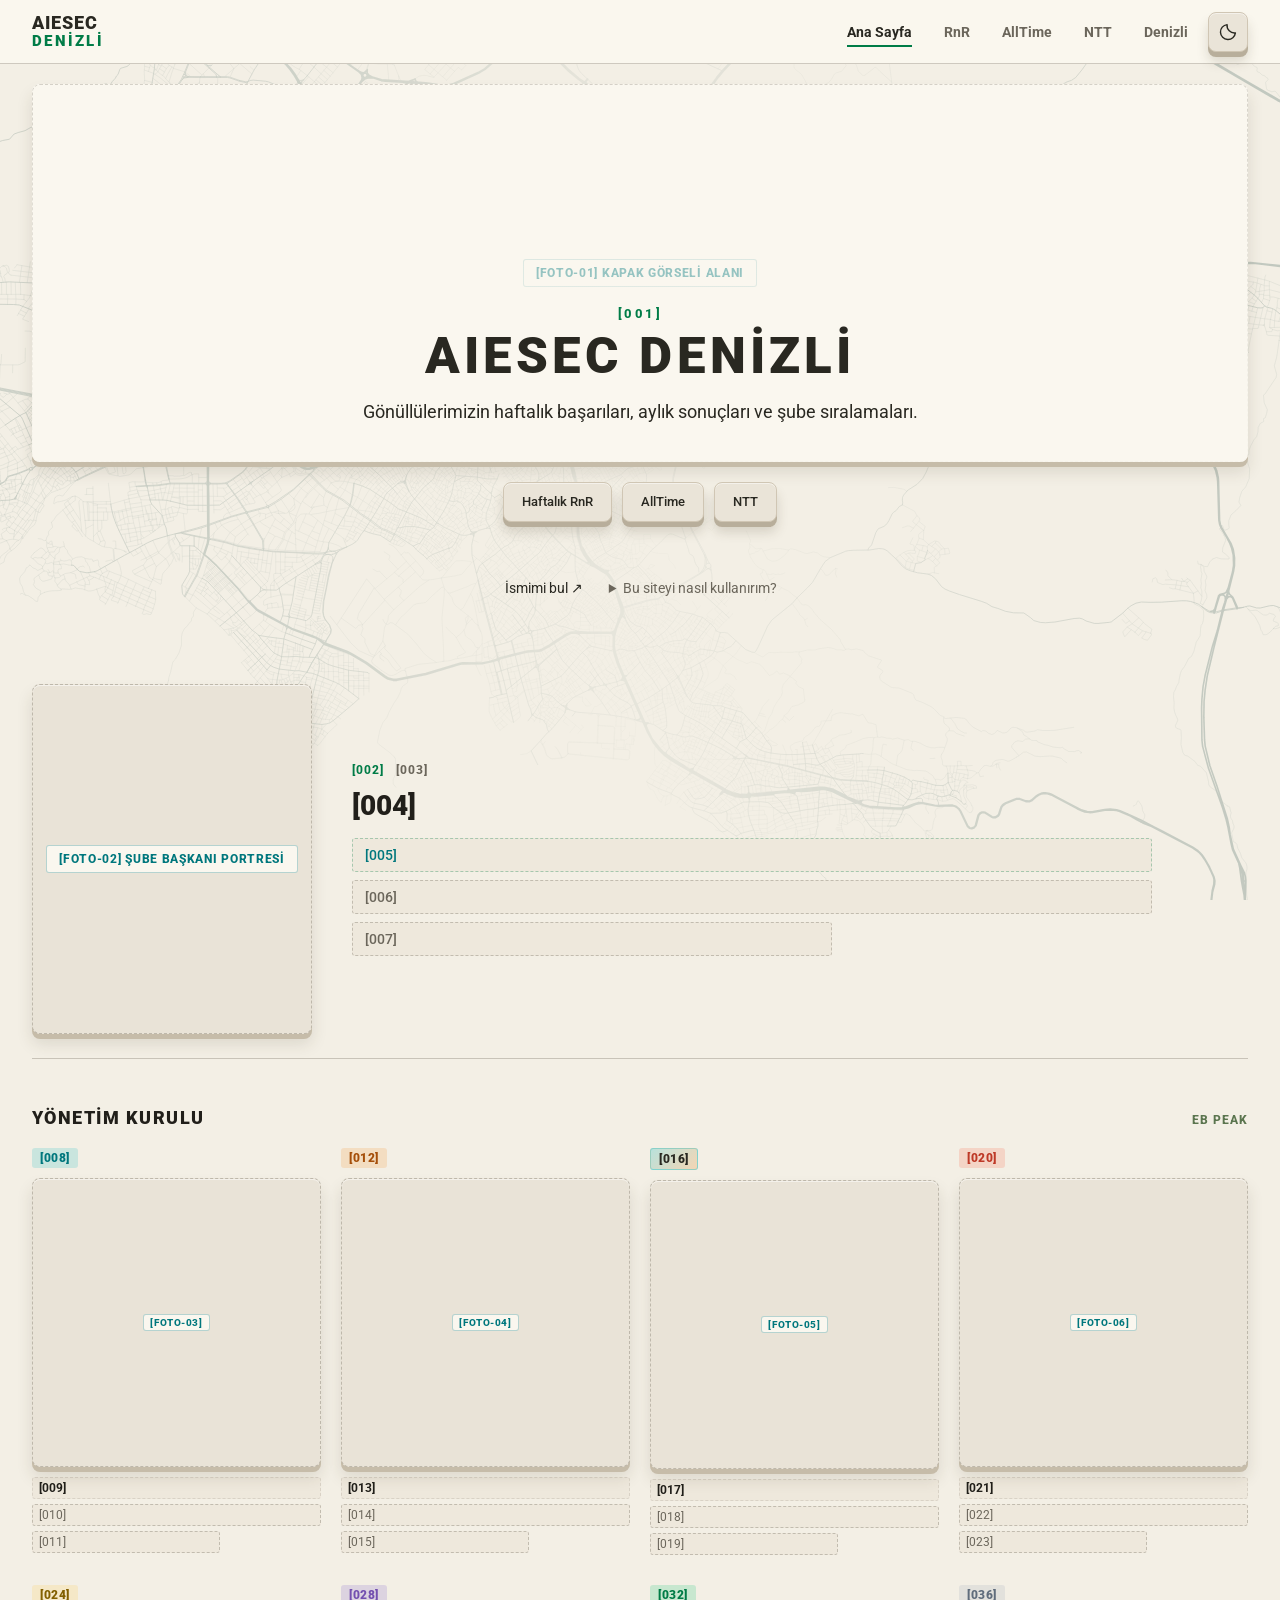
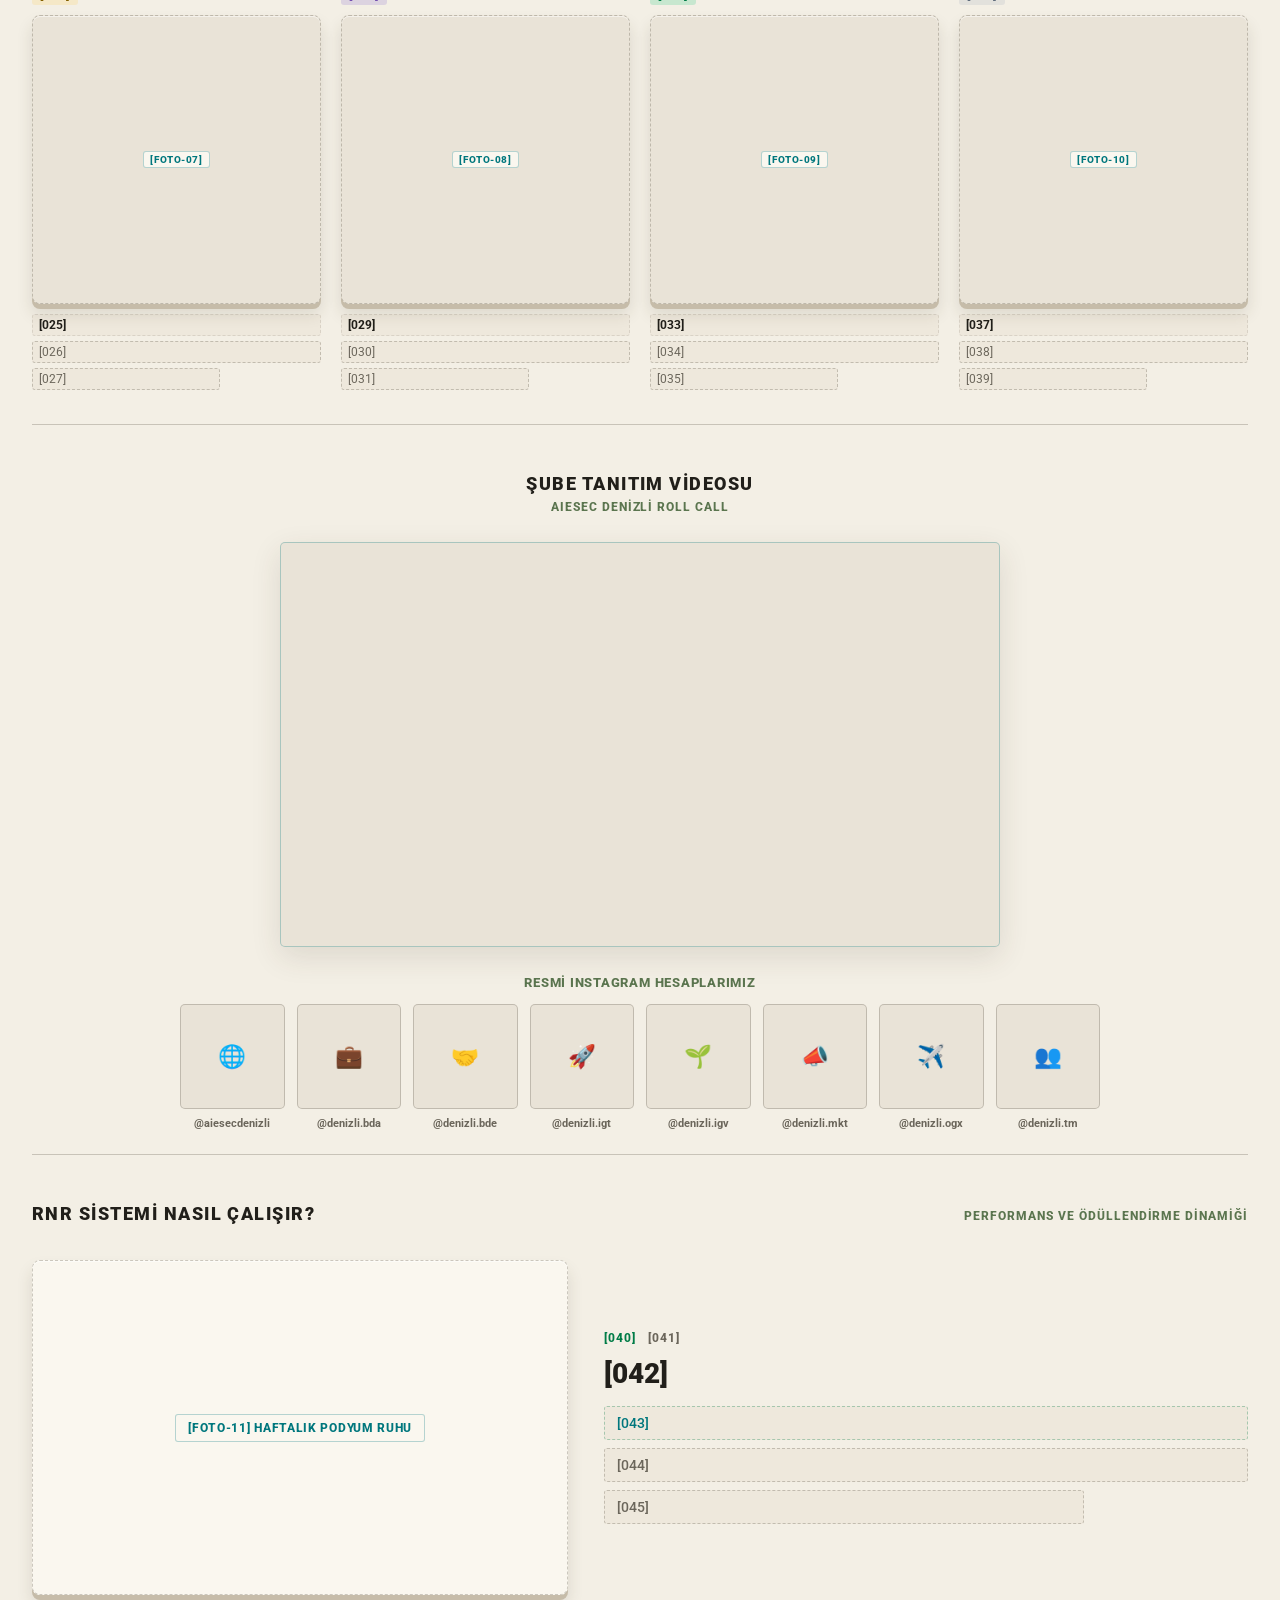
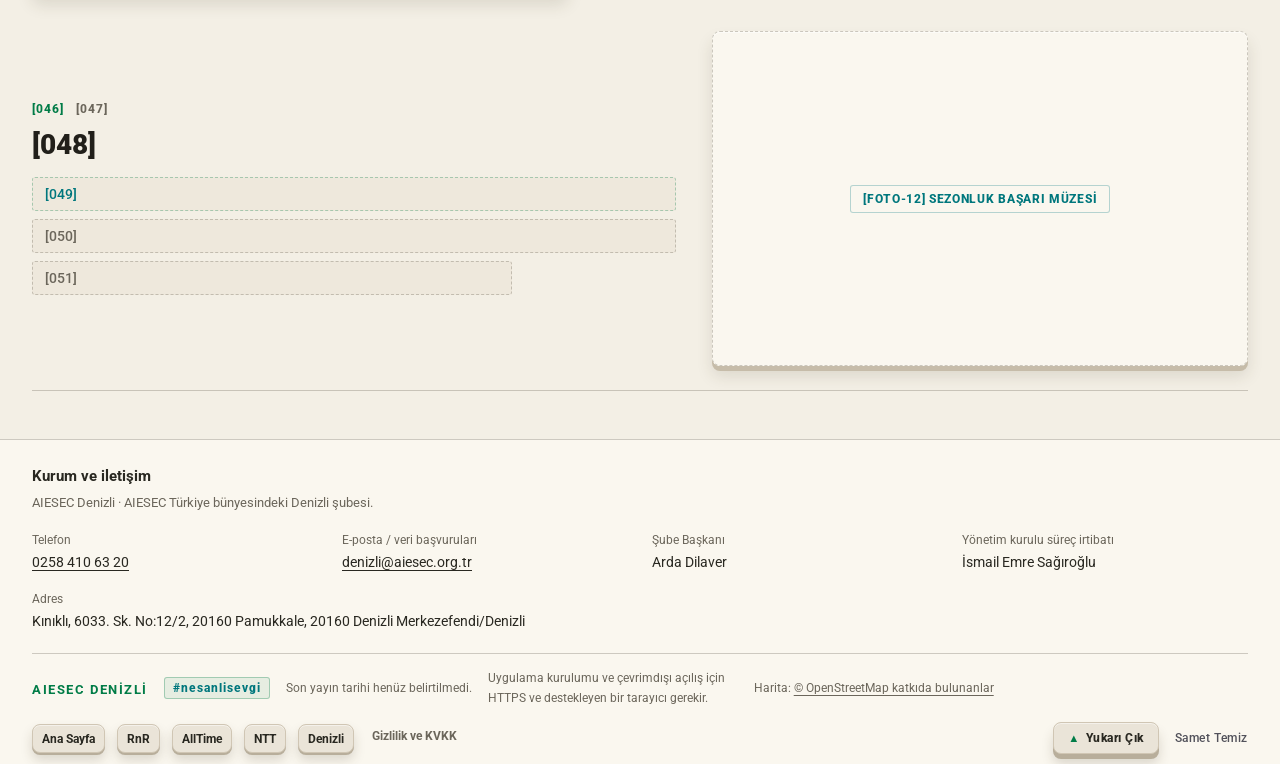
<file: index.html>
<!DOCTYPE html>
<html lang="tr" data-theme="light">
<head>
  <meta charset="UTF-8">
  <meta name="viewport" content="width=device-width, initial-scale=1.0, viewport-fit=cover">
  <meta name="description" content="AIESEC Denizli haftalık başarıları, aylık sonuçları ve şube sıralamaları.">
  <meta name="theme-color" content="#00a551">
  <meta name="apple-mobile-web-app-capable" content="yes">
  <meta name="apple-mobile-web-app-title" content="AIESEC Denizli">
  <link rel="manifest" href="manifest.webmanifest">
  <link rel="icon" href="assets/icons/icon.svg" type="image/svg+xml">
  <link rel="icon" href="assets/icons/icon-192.png" type="image/png">
  <link rel="apple-touch-icon" href="assets/icons/apple-touch-icon.png">
  <script src="js/theme.js"></script>
  <script src="js/pwa.js" defer></script>
  <title>AIESEC Denizli</title>

  <link rel="preconnect" href="https://fonts.googleapis.com">
  <link rel="preconnect" href="https://fonts.gstatic.com" crossorigin>
  <link href="https://fonts.googleapis.com/css2?family=Roboto:wght@400;500;700;900&display=swap" rel="stylesheet">

  <script src="assets/vendor/confetti.browser.min.js" defer></script>

  <link rel="stylesheet" href="css/tokens.css">
  <link rel="stylesheet" href="css/layout.css">
  <link rel="stylesheet" href="css/podium.css">
  <link rel="stylesheet" href="css/tables.css">
  <link rel="stylesheet" href="css/theme.css">
  <link rel="stylesheet" href="css/info.css">
  <link rel="stylesheet" href="css/accessibility.css">
  <link rel="stylesheet" href="css/usability.css">
  <link rel="stylesheet" href="css/city-map.css">
  <link rel="stylesheet" href="css/denizli.css">
  <link rel="stylesheet" href="css/polish.css">
  <link rel="stylesheet" href="css/pwa.css">
</head>
<body class="has-city-map">
  <div class="city-map-background" id="cityMapBackground" aria-hidden="true"></div>
  <a class="skip-link" href="#main-content">Ana içeriğe atla</a>

  <!-- KÖK DÜZEYİ AMBİYANS IŞIMASI -->
  <div class="ntt-ambient-bg" id="nttAmbientBg"></div>

  <!-- GLOBAL ÜST NAVİGASYON -->
  <nav class="global-navbar" aria-label="Ana gezinme">
    <div class="global-navbar-inner">
      <div class="nav-left">
        <button class="menu-toggle" id="menuToggle" type="button" aria-label="Menüyü Aç" aria-controls="mobileDrawer" aria-expanded="false" aria-haspopup="dialog">
          <span></span>
          <span></span>
          <span></span>
        </button>

        <a href="#home" class="brand-logo" id="brandLogo" data-target="home" aria-label="AIESEC Denizli ana sayfa">
          <span class="logo-aiesec">AIESEC</span>
          <span class="logo-city">DENİZLİ</span>
        </a>
      </div>

      <div class="nav-actions">
      <ul class="nav-links desktop-only">
        <li><a href="#home" class="nav-item active" data-target="home">Ana Sayfa</a></li>
        <li><a href="#rnr" class="nav-item" data-target="rnr">RnR</a></li>
        <li><a href="#alltime" class="nav-item" data-target="alltime">AllTime</a></li>
        <li><a href="#ntt" class="nav-item" data-target="ntt">NTT</a></li>
        <li><a href="#denizli" class="nav-item" data-target="denizli">Denizli</a></li>
      </ul>
      <button class="theme-toggle" id="themeToggle" type="button" aria-label="Koyu temaya geç" aria-pressed="false" title="Koyu temaya geç">
        <svg class="theme-sun" viewBox="0 0 24 24" aria-hidden="true"><circle cx="12" cy="12" r="4"/><path d="M12 2v2m0 16v2M2 12h2m16 0h2M4.93 4.93l1.42 1.42m11.3 11.3 1.42 1.42M4.93 19.07l1.42-1.42m11.3-11.3 1.42-1.42"/></svg>
        <svg class="theme-moon" viewBox="0 0 24 24" aria-hidden="true"><path d="M20.9 13.1A9 9 0 0 1 10.9 3.1a9 9 0 1 0 10 10Z"/></svg>
      </button>
      </div>
    </div>
  </nav>

  <!-- MOBİL ÇEKMECE (DRAWER) -->
  <div class="drawer-overlay" id="drawerOverlay" aria-hidden="true"></div>
  <aside class="mobile-drawer" id="mobileDrawer" role="dialog" aria-modal="true" aria-label="Mobil gezinme" aria-hidden="true" inert>
    <div class="drawer-header">
      <div class="brand-logo">
        <span class="logo-aiesec">AIESEC</span>
        <span class="logo-city">DENİZLİ</span>
      </div>
      <button class="drawer-close" id="drawerClose" type="button" aria-label="Menüyü kapat">&times;</button>
    </div>
    <ul class="drawer-links">
      <li><a href="#home" class="drawer-item active" data-target="home">Ana Sayfa</a></li>
      <li><a href="#rnr" class="drawer-item" data-target="rnr">RnR</a></li>
      <li><a href="#alltime" class="drawer-item" data-target="alltime">AllTime</a></li>
      <li><a href="#ntt" class="drawer-item" data-target="ntt">NTT</a></li>
      <li><a href="#denizli" class="drawer-item" data-target="denizli">Denizli</a></li>
    </ul>
  </aside>

  <!-- ANA SAYFA İÇERİK TAŞIYICISI -->
  <main class="app-container" id="main-content" tabindex="-1" aria-label="Ana Sayfa">

    <!-- 1. GÖRÜNÜM: ANA SAYFA -->
    <section id="view-home" class="page-view active">
      <div class="hero-cover-container">
        <div class="photo-slot hero-photo-slot" data-slot="[FOTO-01]">
          <div class="slot-badge">[FOTO-01] Kapak Görseli Alanı</div>
        </div>
        <div class="hero-text-overlay">
          <span class="slot-text-tag">[YAZI-01]</span>
          <h1 class="hero-main-title">AIESEC DENİZLİ</h1>
          <p class="hero-purpose">Gönüllülerimizin haftalık başarıları, aylık sonuçları ve şube sıralamaları.</p>
        </div>
      </div>

      <nav class="home-shortcuts" aria-label="Sıralama kısayolları">
        <a class="home-shortcut" id="weeklyShortcut" href="#rnr" data-target="rnr" aria-label="Haftalık RnR" aria-describedby="weeklyShortcutDescription">
          <span class="shortcut-label">Haftalık RnR</span>
          <span class="shortcut-description" id="weeklyShortcutDescription" role="tooltip">Haftanın puan sıralaması ve departman ilk üçleri.</span>
        </a>
        <a class="home-shortcut" id="alltimeShortcut" href="#alltime" data-target="alltime" aria-label="AllTime" aria-describedby="alltimeShortcutDescription">
          <span class="shortcut-label">AllTime</span>
          <span class="shortcut-description" id="alltimeShortcutDescription" role="tooltip">Aylık sıralamalar, rozetler ve sezon arşivi.</span>
        </a>
        <a class="home-shortcut" id="nttShortcut" href="#ntt" data-target="ntt" aria-label="NTT" aria-describedby="nttShortcutDescription">
          <span class="shortcut-label">NTT</span>
          <span class="shortcut-description" id="nttShortcutDescription" role="tooltip">Küresel ve Türkiye şube liglerindeki sıralamalar.</span>
        </a>
      </nav>

      <div class="home-quick-help">
        <a class="find-member-link" id="findMemberLink" href="#alltime" data-find-member>İsmimi bul <span aria-hidden="true">↗</span></a>
        <details class="site-guide">
          <summary>Bu siteyi nasıl kullanırım?</summary>
          <div class="site-guide-content">
            <p><strong>Haftalık RnR:</strong> Haftanın puan sıralamasını ve departman ilk üçlerini gösterir.</p>
            <p><strong>AllTime:</strong> Seçtiğin ayın sonuçlarını, sezon toplamlarını ve kişilerin rozetlerini gösterir. İsim veya departmanla arayabilirsin.</p>
            <p><strong>NTT:</strong> Denizli'nin küresel ve Türkiye şube liglerindeki yerini gösterir.</p>
            <p><strong>Puanlar ve rozetler:</strong> Puanlar gönüllü faaliyetlerine ait onaylı kayıtlardan hesaplanır; çalışma saati değildir. Eşit puanlar aynı sırayı paylaşır. Rozet açıklamaları AllTime'daki sözlükte bulunur.</p>
            <p><strong>Güncellik:</strong> Sonuçlar yayımlandığında değişir. Sayfanın yenilenmesi yeni bir yayın yapıldığı anlamına gelmez; yayın tarihini sonuçların yanında görebilirsin.</p>
          </div>
        </details>
      </div>

      <div class="seamless-leader-flow">
        <div class="leader-photo-column">
          <div class="photo-slot leader-photo-slot" data-slot="[FOTO-02]">
            <div class="slot-badge">[FOTO-02] Şube Başkanı Portresi</div>
          </div>
        </div>

        <div class="leader-text-column">
          <div class="leader-meta-row">
            <span class="slot-text-badge">[YAZI-02] Rol / Ünvan</span>
            <span class="slot-text-badge muted">[YAZI-03] Dönem</span>
          </div>
          <h2 class="slot-lead-name">[YAZI-04] Lider Adı Soyadı</h2>
          
          <div class="text-placeholder-box">
            <span class="text-slot-line highlight">[YAZI-05] Ana Vizyon / Mesaj Paragrafı</span>
            <span class="text-slot-line">[YAZI-06] İkinci Açıklama Metni Alanı</span>
            <span class="text-slot-line short">[YAZI-07] Üçüncü Ek Satır</span>
          </div>
        </div>
      </div>

      <div class="seamless-departments-flow">
        <div class="flow-header">
          <h3 class="flow-heading">YÖNETİM KURULU</h3>
          <span class="flow-subheading">EB PEAK</span>
        </div>

        <div class="departments-seamless-grid">
          <div class="dept-entry"><div class="dept-entry-header"><span class="dept-tag tag-bda">[YAZI-08] BDa</span></div><div class="photo-slot dept-photo-slot" data-slot="[FOTO-03]"><div class="slot-badge mini">[FOTO-03]</div></div><div class="dept-text-lines-container"><span class="dept-slot-line bold">[YAZI-09] Ad Soyad</span><span class="dept-slot-line">[YAZI-10] Mesaj / Görev 1</span><span class="dept-slot-line short">[YAZI-11] Mesaj / Görev 2</span></div></div>
          <div class="dept-entry"><div class="dept-entry-header"><span class="dept-tag tag-bde">[YAZI-13] BDe</span></div><div class="photo-slot dept-photo-slot" data-slot="[FOTO-04]"><div class="slot-badge mini">[FOTO-04]</div></div><div class="dept-text-lines-container"><span class="dept-slot-line bold">[YAZI-14] Ad Soyad</span><span class="dept-slot-line">[YAZI-15] Mesaj / Görev 1</span><span class="dept-slot-line short">[YAZI-16] Mesaj / Görev 2</span></div></div>
          <div class="dept-entry"><div class="dept-entry-header"><span class="dept-tag tag-igt">[YAZI-18] iGT</span></div><div class="photo-slot dept-photo-slot" data-slot="[FOTO-05]"><div class="slot-badge mini">[FOTO-05]</div></div><div class="dept-text-lines-container"><span class="dept-slot-line bold">[YAZI-19] Ad Soyad</span><span class="dept-slot-line">[YAZI-20] Mesaj / Görev 1</span><span class="dept-slot-line short">[YAZI-21] Mesaj / Görev 2</span></div></div>
          <div class="dept-entry"><div class="dept-entry-header"><span class="dept-tag tag-igv">[YAZI-23] iGV</span></div><div class="photo-slot dept-photo-slot" data-slot="[FOTO-06]"><div class="slot-badge mini">[FOTO-06]</div></div><div class="dept-text-lines-container"><span class="dept-slot-line bold">[YAZI-24] Ad Soyad</span><span class="dept-slot-line">[YAZI-25] Mesaj / Görev 1</span><span class="dept-slot-line short">[YAZI-26] Mesaj / Görev 2</span></div></div>
          <div class="dept-entry"><div class="dept-entry-header"><span class="dept-tag tag-mkt">[YAZI-28] MKT</span></div><div class="photo-slot dept-photo-slot" data-slot="[FOTO-07]"><div class="slot-badge mini">[FOTO-07]</div></div><div class="dept-text-lines-container"><span class="dept-slot-line bold">[YAZI-29] Ad Soyad</span><span class="dept-slot-line">[YAZI-30] Mesaj / Görev 1</span><span class="dept-slot-line short">[YAZI-31] Mesaj / Görev 2</span></div></div>
          <div class="dept-entry"><div class="dept-entry-header"><span class="dept-tag tag-ogx">[YAZI-33] oGX</span></div><div class="photo-slot dept-photo-slot" data-slot="[FOTO-08]"><div class="slot-badge mini">[FOTO-08]</div></div><div class="dept-text-lines-container"><span class="dept-slot-line bold">[YAZI-34] Ad Soyad</span><span class="dept-slot-line">[YAZI-35] Mesaj / Görev 1</span><span class="dept-slot-line short">[YAZI-36] Mesaj / Görev 2</span></div></div>
          <div class="dept-entry"><div class="dept-entry-header"><span class="dept-tag tag-tm">[YAZI-38] TM</span></div><div class="photo-slot dept-photo-slot" data-slot="[FOTO-09]"><div class="slot-badge mini">[FOTO-09]</div></div><div class="dept-text-lines-container"><span class="dept-slot-line bold">[YAZI-39] Ad Soyad</span><span class="dept-slot-line">[YAZI-40] Mesaj / Görev 1</span><span class="dept-slot-line short">[YAZI-41] Mesaj / Görev 2</span></div></div>
          <div class="dept-entry"><div class="dept-entry-header"><span class="dept-tag tag-fnl">[YAZI-43] F&L</span></div><div class="photo-slot dept-photo-slot" data-slot="[FOTO-10]"><div class="slot-badge mini">[FOTO-10]</div></div><div class="dept-text-lines-container"><span class="dept-slot-line bold">[YAZI-44] Ad Soyad</span><span class="dept-slot-line">[YAZI-45] Mesaj / Görev 1</span><span class="dept-slot-line short">[YAZI-46] Mesaj / Görev 2</span></div></div>
        </div>
      </div>

      <!-- SEAMLESS BÖLÜM 4: TANITIM VİDEOSU VE SOSYAL MEDYA KANALLARI -->
      <div class="seamless-media-flow">
        <div class="flow-header center-align">
          <h3 class="flow-heading">ŞUBE TANITIM VİDEOSU</h3>
          <span class="flow-subheading">AIESEC DENİZLİ ROLL CALL</span>
        </div>

        <div class="video-embed-zone">
          <iframe 
            src="https://www.youtube-nocookie.com/embed/dQw4w9WgXcQ" 
            title="AIESEC Denizli Tanıtım Videosu"
            loading="lazy"
            allow="accelerometer; autoplay; clipboard-write; encrypted-media; gyroscope; picture-in-picture; web-share" 
            allowfullscreen>
          </iframe>
        </div>

        <div class="social-channels-flow">
          <span class="channels-caption">RESMİ INSTAGRAM HESAPLARIMIZ</span>
          <div class="social-square-grid">
            <a href="https://instagram.com/aiesecdenizli" target="_blank" rel="noopener noreferrer" class="social-square-card"><div class="social-box-icon">🌐</div><span class="social-account-name">@aiesecdenizli</span></a>
            <a href="https://instagram.com/denizli.bda" target="_blank" rel="noopener noreferrer" class="social-square-card"><div class="social-box-icon">💼</div><span class="social-account-name">@denizli.bda</span></a>
            <a href="https://instagram.com/denizli.bde" target="_blank" rel="noopener noreferrer" class="social-square-card"><div class="social-box-icon">🤝</div><span class="social-account-name">@denizli.bde</span></a>
            <a href="https://instagram.com/denizli.igt" target="_blank" rel="noopener noreferrer" class="social-square-card"><div class="social-box-icon">🚀</div><span class="social-account-name">@denizli.igt</span></a>
            <a href="https://instagram.com/denizli.igv" target="_blank" rel="noopener noreferrer" class="social-square-card"><div class="social-box-icon">🌱</div><span class="social-account-name">@denizli.igv</span></a>
            <a href="https://instagram.com/denizli.mkt" target="_blank" rel="noopener noreferrer" class="social-square-card"><div class="social-box-icon">📣</div><span class="social-account-name">@denizli.mkt</span></a>
            <a href="https://instagram.com/denizli.ogx" target="_blank" rel="noopener noreferrer" class="social-square-card"><div class="social-box-icon">✈️</div><span class="social-account-name">@denizli.ogx</span></a>
            <a href="https://instagram.com/denizli.tm" target="_blank" rel="noopener noreferrer" class="social-square-card"><div class="social-box-icon">👥</div><span class="social-account-name">@denizli.tm</span></a>
          </div>
        </div>
      </div>

      <!-- SEAMLESS BÖLÜM 5: RNR SİSTEMİ NASIL ÇALIŞIR? -->
      <div class="seamless-rnr-explain-flow">
        <div class="flow-header">
          <h3 class="flow-heading">RNR SİSTEMİ NASIL ÇALIŞIR?</h3>
          <span class="flow-subheading">PERFORMANS VE ÖDÜLLENDİRME DİNAMİĞİ</span>
        </div>

        <div class="rnr-explain-row">
          <div class="rnr-explain-media">
            <div class="photo-slot rnr-photo-slot" data-slot="[FOTO-11]">
              <div class="slot-badge">[FOTO-11] Haftalık Podyum Ruhu</div>
            </div>
          </div>
          <div class="rnr-explain-content">
            <div class="leader-meta-row">
              <span class="slot-text-badge">01 // HAFTALIK ZİRVE</span>
              <span class="slot-text-badge muted">KÜRSÜ YARIŞI</span>
            </div>
            <h4 class="slot-lead-name">Performansını Görünür Kıl</h4>
            <div class="text-placeholder-box">
              <span class="text-slot-line highlight">Her hafta operasyonel faaliyetler ve takım hedefleri doğrultusunda puanlar toplanır.</span>
              <span class="text-slot-line">Haftanın ilk 3 ismi interaktif podyumda zirveye çıkar, tüm şubenin alkışını toplar.</span>
              <span class="text-slot-line short">Departman bazlı sıralamalarla şeffaf bir motivasyon kültürü yaşatılır.</span>
            </div>
          </div>
        </div>

        <div class="rnr-explain-row reverse">
          <div class="rnr-explain-media">
            <div class="photo-slot rnr-photo-slot" data-slot="[FOTO-12]">
              <div class="slot-badge">[FOTO-12] Sezonluk Başarı Müzesi</div>
            </div>
          </div>
          <div class="rnr-explain-content">
            <div class="leader-meta-row">
              <span class="slot-text-badge">02 // AYIN VE DÖNEMİN MVP'LERİ</span>
              <span class="slot-text-badge muted">ROZET SÖZLÜĞÜ</span>
            </div>
            <h4 class="slot-lead-name">Kümülatif Zirve ve Rozetler</h4>
            <div class="text-placeholder-box">
              <span class="text-slot-line highlight">Haftalık başarılar ay sonunda birleşir; istikrar, şampiyonluk ve streak rozetlerine dönüşür.</span>
              <span class="text-slot-line">AllTime arşivinde yerini alarak dönem boyu adını ve katkını şube tarihine yazdırırsın.</span>
              <span class="text-slot-line short">Her çabanın karşılık bulduğu yaşayan bir liderlik ekosistemi.</span>
            </div>
          </div>
        </div>
      </div>

    </section>

    <!-- 2. GÖRÜNÜM: RnR -->
    <section id="view-rnr" class="page-view">
      <div class="podium-intro">
      <header class="top-bar">
        <div class="top-bar-title">
          <span class="trophy-icon">🏆</span> HAFTANIN ZİRVESİ
          <span class="sub-header-tag">CANLI LİDERLİK KÜRSÜSÜ</span>
        </div>
        <div class="top-bar-right-group">
          <button class="podium-mini-reset confetti-toggle" id="rnrConfettiBtn" type="button" aria-label="Konfeti açık; kapat" aria-pressed="true" title="Konfeti açık; kapat">🎉 Konfeti</button>
          <button class="podium-fullscreen-btn" id="rnrFullscreenBtn" title="Tam Ekran Sunum Modu">⛶ Tam Ekran</button>
          <button class="podium-mini-reset" id="miniResetBtn" title="Podyumu Başa Al">↺ Sıfırla</button>
          <div class="week-tag" id="weekBadge">HAFTA -</div>
        </div>
      </header>

      <div class="view-utility-bar podium-summary">
        <div class="period-meta"><p class="period-label" id="weeklyPeriod">Haftalık dönem yükleniyor…</p><p class="publication-label" data-publication="RNR_WEEKLY">Yayın tarihi yükleniyor…</p></div>
        <div class="ranking-summary-copy">
          <p class="view-description">Haftanın puanları ve departman ilk üçleri.</p>
          <span class="ranking-help" data-ranking-help>
            <button type="button" class="ranking-help-button" aria-label="Haftalık sıralamada beraberlik nasıl hesaplanır?" aria-describedby="rnrRankingHelp">?</button>
            <span class="ranking-help-tooltip" id="rnrRankingHelp" role="tooltip">Eşit puanlar aynı sırayı paylaşır: örneğin 1, 1, 3. Sıfır puanlı sonuçlar podyuma çıkmaz.</span>
          </span>
        </div>
        <div class="data-status" data-dataset="RNR_WEEKLY"><p role="status" aria-live="polite">Sıralama yükleniyor…</p><button type="button" class="subtle-button" data-retry="RNR_WEEKLY" hidden>Tekrar dene</button></div>
      </div>
      </div>
      <section class="podium-wrapper" id="rnrPodiumWrapper" aria-label="Haftalık podyum">
        <div class="bg-vectors" id="bgVectors">
          <svg class="vec-mountains" viewBox="0 0 1440 500" preserveAspectRatio="none">
            <defs>
              <linearGradient id="khakiDeepGrad" x1="0%" y1="0%" x2="0%" y2="100%">
                <stop offset="0%" stop-color="#4b5c40" stop-opacity="0.38" />
                <stop offset="60%" stop-color="#141c12" stop-opacity="0.88" />
                <stop offset="100%" stop-color="#080a0e" stop-opacity="0.98" />
              </linearGradient>
              <linearGradient id="khakiMidGrad" x1="0%" y1="0%" x2="0%" y2="100%">
                <stop offset="0%" stop-color="#627854" stop-opacity="0.5" />
                <stop offset="40%" stop-color="#1b2418" stop-opacity="0.75" />
                <stop offset="100%" stop-color="#080a0e" stop-opacity="0.99" />
              </linearGradient>
              <linearGradient id="khakiFrontGrad" x1="0%" y1="0%" x2="0%" y2="100%">
                <stop offset="0%" stop-color="#a4bd93" stop-opacity="0.65" />
                <stop offset="25%" stop-color="#7c946b" stop-opacity="0.45" />
                <stop offset="100%" stop-color="#080a0e" stop-opacity="1" />
              </linearGradient>
              <filter id="khakiGlow" x="-20%" y="-20%" width="140%" height="140%">
                <feGaussianBlur stdDeviation="6" result="blur" />
                <feMerge>
                  <feMergeNode in="blur" />
                  <feMergeNode in="SourceGraphic" />
                </feMerge>
              </filter>
            </defs>
            <path d="M0 500 L0 260 L140 160 L320 280 L520 90 L720 240 L940 70 L1140 230 L1320 120 L1440 210 L1440 500 Z" fill="url(#khakiDeepGrad)"/>
            <path d="M0 500 L0 320 L180 200 L380 340 L560 140 L760 300 L980 120 L1180 280 L1360 170 L1440 240 L1440 500 Z" fill="url(#khakiMidGrad)"/>
            <path d="M0 500 L0 380 L160 270 L340 400 L540 190 L720 340 L920 160 L1100 330 L1280 210 L1440 330 L1440 500 Z" fill="url(#khakiFrontGrad)"/>
            <polyline points="0,260 140,160 320,280 520,90 720,240 940,70 1140,230 1320,120 1440,210" fill="none" stroke="#7c946b" stroke-width="2" stroke-opacity="0.55" filter="url(#khakiGlow)"/>
            <polyline points="0,380 160,270 340,400 540,190 720,340 920,160 1100,330 1280,210 1440,330" fill="none" stroke="#a4bd93" stroke-width="2.5" stroke-opacity="0.85" filter="url(#khakiGlow)"/>
          </svg>
        </div>

        <div class="stage" id="stageContainer">
          <div class="pedestal-group pedestal-2">
            <div class="user-card" id="card2">
              <div class="avatar-box">🥈</div>
              <div class="name" id="name2">-</div>
              <div class="dept" id="dept2">-</div>
              <div class="points" id="points2">-</div>
            </div>
            <div class="pillar" id="pillar2">2</div>
          </div>

          <div class="pedestal-group pedestal-1">
            <div class="user-card" id="card1">
              <div class="avatar-box">👑</div>
              <div class="name" id="name1">-</div>
              <div class="dept" id="dept1">-</div>
              <div class="points" id="points1">-</div>
            </div>
            <div class="pillar" id="pillar1">1</div>
          </div>

          <div class="pedestal-group pedestal-3">
            <div class="user-card" id="card3">
              <div class="avatar-box">🥉</div>
              <div class="name" id="name3">-</div>
              <div class="dept" id="dept3">-</div>
              <div class="points" id="points3">-</div>
            </div>
            <div class="pillar" id="pillar3">3</div>
          </div>
        </div>

        <div class="controls">
          <button class="reveal-btn" id="actionBtn" disabled>KAZANANLARI AÇ (3. SIRA)</button>
        </div>
      </section>

      <div class="data-sections-container">
        <div class="table-wrapper general-leaderboard-wide">
          <div class="panel-header">
            <div class="panel-header-left">
              <h2 class="panel-title">HAFTALIK SIRALAMA</h2>
              <span class="panel-subtitle">LC DENİZLİ TOP 10 PERFORMANSI</span>
            </div>
            <span class="panel-badge" id="tableWeekBadge">HAFTA -</span>
          </div>
          <div class="table-scroll-container">
            <table class="data-table">
              <thead>
                <tr>
                  <th class="th-rank">#</th>
                  <th class="th-name">AD - SOYAD</th>
                  <th class="th-dept">DEPARTMAN</th>
                  <th class="th-points">PUAN</th>
                </tr>
              </thead>
              <tbody id="generalTableBody"><tr><td colspan="4" class="status-cell">Yükleniyor...</td></tr></tbody>
            </table>
          </div>
        </div>
        <div class="departments-grid" id="departmentsGrid"></div>
      </div>
    </section>

    <!-- 3. GÖRÜNÜM: ALLTIME (AYLIK PODYUM VE GENEL TABLO) -->
    <section id="view-alltime" class="page-view">
      <div class="podium-intro">
      <header class="top-bar">
        <div class="top-bar-title">
          <span class="trophy-icon">👑</span> AYIN ZİRVESİ
          <span class="sub-header-tag">AYLIK ŞAMPİYONLAR KÜRSÜSÜ</span>
        </div>
        <div class="top-bar-right-group">
          <button class="podium-mini-reset confetti-toggle" id="alltimeConfettiBtn" type="button" aria-label="Konfeti açık; kapat" aria-pressed="true" title="Konfeti açık; kapat">🎉 Konfeti</button>
          <button class="podium-fullscreen-btn" id="alltimeFullscreenBtn" title="Tam Ekran Sunum Modu">⛶ Tam Ekran</button>
          <button class="podium-mini-reset" id="alltimeResetBtn" title="Ay Podyumunu Sıfırla">↺ Sıfırla</button>
          <div class="week-tag" id="alltimeMonthBadge">ŞUBAT</div>
        </div>
      </header>

      <div class="view-utility-bar podium-summary">
        <div class="period-meta"><p class="period-label" id="monthlyPeriod">Aylık dönem yükleniyor…</p><p class="publication-label" data-publication="ALLTIME">Yayın tarihi yükleniyor…</p></div>
        <div class="ranking-summary-copy">
          <p class="view-description">Dönemi ve ayı seç; aşağıdaki aramada adını ve rozetlerini bul.</p>
          <span class="ranking-help" data-ranking-help>
            <button type="button" class="ranking-help-button" aria-label="Aylık sıralamada beraberlik nasıl hesaplanır?" aria-describedby="alltimeRankingHelp">?</button>
            <span class="ranking-help-tooltip" id="alltimeRankingHelp" role="tooltip">Eşit puanlar aynı sırayı paylaşır: örneğin 1, 1, 3. Sıfır puanlı sonuçlar podyuma çıkmaz.</span>
          </span>
        </div>
        <div class="data-status" data-dataset="ALLTIME"><p role="status" aria-live="polite">Sıralama yükleniyor…</p><button type="button" class="subtle-button" data-retry="ALLTIME" hidden>Tekrar dene</button></div>
      </div>
      </div>
      <section class="podium-wrapper" id="alltimePodiumWrapper" aria-label="Aylık podyum">
        <div class="bg-vectors" id="alltimeBgVectors">
          <svg class="vec-mountains" viewBox="0 0 1440 500" preserveAspectRatio="none">
            <defs>
              <linearGradient id="alltimeDeepGrad" x1="0%" y1="0%" x2="0%" y2="100%">
                <stop offset="0%" stop-color="#b89635" stop-opacity="0.38" />
                <stop offset="60%" stop-color="#1c160c" stop-opacity="0.88" />
                <stop offset="100%" stop-color="#080a0e" stop-opacity="0.98" />
              </linearGradient>
              <linearGradient id="alltimeMidGrad" x1="0%" y1="0%" x2="0%" y2="100%">
                <stop offset="0%" stop-color="#e2b16a" stop-opacity="0.52" />
                <stop offset="40%" stop-color="#241c0e" stop-opacity="0.75" />
                <stop offset="100%" stop-color="#080a0e" stop-opacity="0.99" />
              </linearGradient>
              <linearGradient id="alltimeFrontGrad" x1="0%" y1="0%" x2="0%" y2="100%">
                <stop offset="0%" stop-color="#ffecb3" stop-opacity="0.65" />
                <stop offset="25%" stop-color="#ffc845" stop-opacity="0.45" />
                <stop offset="100%" stop-color="#080a0e" stop-opacity="1" />
              </linearGradient>
              <filter id="alltimeNeonGlow" x="-20%" y="-20%" width="140%" height="140%">
                <feGaussianBlur stdDeviation="6" result="blur" />
                <feMerge>
                  <feMergeNode in="blur" />
                  <feMergeNode in="SourceGraphic" />
                </feMerge>
              </filter>
            </defs>
            <path d="M0 500 L0 270 L160 150 L340 270 L540 80 L740 230 L950 60 L1150 220 L1330 110 L1440 200 L1440 500 Z" fill="url(#alltimeDeepGrad)"/>
            <path d="M0 500 L0 330 L190 210 L390 350 L580 130 L780 290 L990 110 L1190 270 L1370 160 L1440 230 L1440 500 Z" fill="url(#alltimeMidGrad)"/>
            <path d="M0 500 L0 390 L170 280 L350 410 L550 180 L730 330 L930 150 L1110 320 L1290 200 L1440 320 L1440 500 Z" fill="url(#alltimeFrontGrad)"/>
            <polyline points="0,270 160,150 340,270 540,80 740,230 950,60 1150,220 1330,110 1440,200" fill="none" stroke="#e2b16a" stroke-width="2" stroke-opacity="0.55" filter="url(#alltimeNeonGlow)"/>
            <polyline points="0,390 170,280 350,410 550,180 730,330 930,150 1110,320 1290,200 1440,320" fill="none" stroke="#ffc845" stroke-width="2.5" stroke-opacity="0.85" filter="url(#alltimeNeonGlow)"/>
          </svg>
        </div>

        <div class="stage" id="alltimeStageContainer">
          <div class="pedestal-group pedestal-2">
            <div class="user-card" id="alltimeCard2"><div class="avatar-box">🥈</div><div class="name" id="alltimeName2">-</div><div class="dept" id="alltimeDept2">-</div><div class="points" id="alltimePoints2">-</div></div>
            <div class="pillar" id="alltimePillar2">2</div>
          </div>
          <div class="pedestal-group pedestal-1">
            <div class="user-card" id="alltimeCard1"><div class="avatar-box">👑</div><div class="name" id="alltimeName1">-</div><div class="dept" id="alltimeDept1">-</div><div class="points" id="alltimePoints1">-</div></div>
            <div class="pillar" id="alltimePillar1">1</div>
          </div>
          <div class="pedestal-group pedestal-3">
            <div class="user-card" id="alltimeCard3"><div class="avatar-box">🥉</div><div class="name" id="alltimeName3">-</div><div class="dept" id="alltimeDept3">-</div><div class="points" id="alltimePoints3">-</div></div>
            <div class="pillar" id="alltimePillar3">3</div>
          </div>
        </div>

        <div class="controls">
          <button class="reveal-btn" id="alltimeActionBtn">AYIN KAZANANLARINI AÇ (3. SIRA)</button>
        </div>
      </section>

      <!-- 5. GÖREV: SÜTUN ORANLARI KİLİTLİ AYLIK GENEL SIRALAMA TABLOSU -->
      <div class="table-wrapper general-leaderboard-wide">
        <div class="panel-header">
          <div class="panel-header-left">
            <h2 class="panel-title">AYLIK GENEL SIRALAMA</h2>
            <span class="panel-subtitle">AY BOYU EN YÜKSEK TOPLANAN PUANLAR</span>
          </div>
          <span class="panel-badge" id="alltimeTableMonthBadge">ŞUBAT TOP 10</span>
        </div>
        <div class="table-scroll-container">
          <table class="data-table" id="alltimeDataTable">
            <thead>
              <tr>
                <th class="th-rank">#</th>
                <th class="th-name">AD - SOYAD</th>
                <th class="th-dept">DEPARTMAN</th>
                <th class="th-badges">KAZANILAN ROZETLER</th>
                <th class="th-points" id="alltimePointsHeader">PUAN</th>
              </tr>
            </thead>
            <tbody id="cumulativeTableBody"></tbody>
          </table>
        </div>
      </div>

      <!-- 2. VE 3. GÖREV: İNTERAKTİF 12 AYLIK SEZON ARŞİVİ -->
      <div class="archive-section">
        <div class="flow-header">
          <h3 class="flow-heading">12 AYLIK SEZON ARŞİVİ</h3>
          <div class="season-heading-row">
            <span class="flow-subheading" id="seasonArchiveHeading">DÖNEMSEL İLK 3 KÜRSÜLERİ</span>
            <label class="season-picker" for="seasonSelect">
              <span class="sr-only">AllTime dönemi seç</span>
              <select id="seasonSelect" aria-describedby="seasonCatalogStatus"></select>
              <span class="season-arrow" aria-hidden="true">▾</span>
            </label>
          </div>
        </div>
        <div class="season-catalog-feedback"><span id="seasonCatalogStatus" role="status" aria-live="polite"></span><button id="retrySeasonCatalog" class="subtle-button" type="button" hidden>Dönemleri tekrar yükle</button></div>
        <div class="months-archive-grid" id="monthsArchiveGrid"></div>
      </div>

      <div class="badges-directory-section" id="memberDirectory">
        <div class="flow-header">
          <h3 class="flow-heading">ROZET SÖZLÜĞÜ & BAŞARI MÜZESİ</h3>
          <span class="flow-subheading">ŞUBE ÜYE ROZET DAĞILIMI</span>
        </div>

        <div class="badge-legend-bar">
          <div class="legend-pill"><span class="legend-icon">👑</span><div class="legend-text"><strong>Haftalık genel</strong><small>İlk 3 derecesi</small></div></div>
          <div class="legend-pill"><span class="legend-icon">🥇</span><div class="legend-text"><strong>Haftalık departman</strong><small>İlk 3 derecesi</small></div></div>
          <div class="legend-pill"><span class="legend-icon">🏆</span><div class="legend-text"><strong>Aylık genel</strong><small>İlk 3 derecesi</small></div></div>
          <div class="legend-pill"><span class="legend-icon">⭐</span><div class="legend-text"><strong>Kota başarımı</strong><small>Haftada 500 üzeri puan</small></div></div>
          <div class="legend-pill"><span class="legend-icon">🔥</span><div class="legend-text"><strong>Aktif seri</strong><small>3+ hafta, her hafta 300 üzeri</small></div></div>
        </div>
        <p class="roster-scope" id="memberRosterScope"></p>

        <div class="member-filter-dock">
          <input type="search" id="memberSearchInput" class="member-search-box" aria-label="Üye adıyla ara" placeholder="Üye adı ile anlık ara...">
          <div class="dept-filter-group" id="deptFilterGroup" role="group" aria-label="Üye departmanı filtresi">
            <button class="dept-chip active" data-dept="all">Tümü</button>
            <button class="dept-chip" data-dept="bda">BDa</button>
            <button class="dept-chip" data-dept="bde">BDe</button>
            <button class="dept-chip" data-dept="igt">iGT</button>
            <button class="dept-chip" data-dept="igv">iGV</button>
            <button class="dept-chip" data-dept="mkt">MKT</button>
            <button class="dept-chip" data-dept="ogx">oGX</button>
            <button class="dept-chip" data-dept="ocvp">OCVP</button>
          </div>
          <button class="subtle-button" id="clearMemberFilters" type="button" disabled>Filtreleri temizle</button>
        </div>
        <p class="member-result-count" id="memberResultCount" role="status" aria-live="polite">Kişiler yükleniyor…</p>
        <p class="search-empty" id="memberSearchEmpty" hidden>Bu arama ve filtreyle eşleşen kişi bulunamadı. Farklı bir isim deneyebilir veya filtreleri temizleyebilirsin.</p>

        <div class="members-roster-container">
          <div class="roster-header">
            <span>ÜYE BİLGİSİ</span>
            <span>DEPARTMAN</span>
            <span style="text-align: right;">KAZANILAN BAŞARILAR / ROZETLER</span>
          </div>
          <div class="roster-list" id="membersRosterList"></div>
        </div>
      </div>

      <!-- ALLTIME SEAMLESS VİTRİN AKIŞI -->
      <div class="alltime-seamless-showcase">
        <div class="showcase-photo-column">
          <div class="photo-slot showcase-photo-slot" data-slot="[FOTO-14]">
            <div class="slot-badge">[FOTO-14] Dönem Şampiyonları Kürsüsü</div>
          </div>
        </div>
        <div class="showcase-text-column">
          <div class="leader-meta-row">
            <span class="slot-text-badge">DÖNEMLİK ŞAMPİYONLAR KULÜBÜ</span>
            <span class="slot-text-badge muted">AIESEC DENİZLİ HALL OF FAME</span>
          </div>
          <h3 class="slot-lead-name">Zirvede Kalanların Mirası</h3>
          <div class="text-placeholder-box">
            <span class="text-slot-line highlight">Şubat 2026 itibarıyla atılan her adımı, gerçekleştirilen her liderlik deneyimini tek tek arşivliyoruz.</span>
            <span class="text-slot-line">Bireysel ve departman bazında toplanan puanlar yalnızca haftalık kürsüyü değil, dönem sonunda verilecek şube ödüllerinin de kaderini belirler.</span>
            <span class="text-slot-line short">Tutkuyla çalış, zirveye adını altın harflerle yazdır.</span>
          </div>
        </div>
      </div>

    </section>

    <!-- 4. GÖRÜNÜM: NTT (KÜRESEL ŞUBE LİGİ & DEPARTMAN TABLOLARI) -->
    <section id="view-ntt" class="page-view">
      <div class="ntt-intro-flow">
        <div class="ntt-photo-column">
          <div class="photo-slot ntt-photo-slot" data-slot="[FOTO-13]">
            <div class="slot-badge">[FOTO-13]</div>
          </div>
        </div>

        <div class="ntt-text-column">
          <div class="leader-meta-row">
            <span class="slot-text-badge">[YAZI-62]</span>
          </div>
          <h2 class="slot-lead-name">[YAZI-63]</h2>
          
          <div class="text-placeholder-box">
            <span class="text-slot-line highlight">[YAZI-64]</span>
            <span class="text-slot-line">[YAZI-65]</span>
          </div>
        </div>
      </div>

      <!-- KÜRESEL ŞUBE LİGİ KONTROL ÇUBUĞU (3 FİLTRE BUTONU) -->
      <p class="view-description">NTT, şube performanslarını karşılaştırır. Approved: onaylanan, Realized: başlayan, Completed: tamamlanan süreçler.</p>
      <div class="view-utility-bar">
        <p class="publication-label" data-publication="NTT_GLOBAL">Küresel yayın tarihi yükleniyor…</p>
        <div class="data-status" data-dataset="NTT_GLOBAL"><p role="status" aria-live="polite">Küresel sıralama yükleniyor…</p><button type="button" class="subtle-button" data-retry="NTT_GLOBAL" hidden>Küresel veriyi tekrar dene</button></div>
      </div>
      <div class="ntt-controls-bar">
        <div class="flow-header">
          <h3 class="flow-heading">KÜRESEL ŞUBE LİGİ</h3>
          <span class="flow-subheading">TOP 25 GLOBAL STANDING</span>
        </div>

        <div class="ntt-tabs-group" id="nttTabsGroup" role="group" aria-label="Küresel şube ligi aşaması">
          <button class="ntt-tab-btn active" data-category="approved">APPROVED</button>
          <button class="ntt-tab-btn" data-category="realized">REALIZED</button>
          <button class="ntt-tab-btn" data-category="completed">COMPLETED</button>
        </div>
      </div>

      <!-- 8 ADET KÜRESEL TABLO KARTI -->
      <div class="ntt-cards-grid" id="nttCardsGrid"></div>

      <!-- SADE MAT AYRAÇ -->
      <hr class="matte-divider" />

      <!-- DEPARTMAN BAZLI TÜRKİYE OPERASYONEL DÖNÜŞÜM LİGİ -->
      <div class="view-utility-bar">
        <p class="publication-label" data-publication="NTT_NATIONAL">Türkiye yayın tarihi yükleniyor…</p>
        <div class="data-status" data-dataset="NTT_NATIONAL"><p role="status" aria-live="polite">Türkiye tabloları yükleniyor…</p><button type="button" class="subtle-button" data-retry="NTT_NATIONAL" hidden>Türkiye verisini tekrar dene</button></div>
      </div>
      <div class="ntt-funnel-explorer">
        <!-- DİKEY FİLTRE VE NAVİGASYON DOCK'I -->
        <aside class="ntt-sticky-filter" id="nttStickyFilter">
          <span class="filter-dock-title">DEPARTMAN FİLTRESİ</span>
          <nav class="filter-pills-vertical" id="nttDeptPills" aria-label="Departman tablolarına git">
            <button class="filter-pill active" data-dept-target="dept-igv" style="--pill-color: #F85A40;">
              <span class="pill-dot"></span> iGV
            </button>
            <button class="filter-pill" data-dept-target="dept-igta" style="--pill-color: #0CB9C1;">
              <span class="pill-dot"></span> iGTa
            </button>
            <button class="filter-pill" data-dept-target="dept-igte" style="--pill-color: #F48924;">
              <span class="pill-dot"></span> iGTe
            </button>
            <button class="filter-pill" data-dept-target="dept-ogv" style="--pill-color: #F85A40;">
              <span class="pill-dot"></span> oGV
            </button>
            <button class="filter-pill" data-dept-target="dept-ogta" style="--pill-color: #EC4899;">
              <span class="pill-dot"></span> oGTa
            </button>
            <button class="filter-pill" data-dept-target="dept-ogte" style="--pill-color: #8B5CF6;">
              <span class="pill-dot"></span> oGTe
            </button>
            <button class="filter-pill" data-dept-target="dept-b2b" style="--pill-color: #10B981;">
              <span class="pill-dot"></span> B2B
            </button>
            <button class="filter-pill" data-dept-target="dept-mkt" style="--pill-color: #ffc845;">
              <span class="pill-dot"></span> MKT
            </button>
          </nav>
        </aside>

        <!-- DEPARTMAN SAHNELERİ -->
        <div class="ntt-departments-container" id="nttDeptsContainer">

          <!-- 1. DEPARTMAN: iGV -->
          <div class="dept-stage-block" id="dept-igv" data-ambient="#F85A40">
            <div class="dept-stage-header" style="--stage-color: #F85A40;">
              <div class="stage-tag">DEPARTMAN</div>
              <h3 class="stage-title">iGV</h3>
            </div>
            <div class="funnel-six-grid" id="grid-igv"></div>
          </div>

          <!-- 2. DEPARTMAN: iGTa -->
          <div class="dept-stage-block" id="dept-igta" data-ambient="#0CB9C1">
            <div class="dept-stage-header" style="--stage-color: #0CB9C1;">
              <div class="stage-tag">DEPARTMAN</div>
              <h3 class="stage-title">iGTa</h3>
            </div>
            <div class="funnel-six-grid" id="grid-igta"></div>
          </div>

          <!-- 3. DEPARTMAN: iGTe -->
          <div class="dept-stage-block" id="dept-igte" data-ambient="#F48924">
            <div class="dept-stage-header" style="--stage-color: #F48924;">
              <div class="stage-tag">DEPARTMAN</div>
              <h3 class="stage-title">iGTe</h3>
            </div>
            <div class="funnel-six-grid" id="grid-igte"></div>
          </div>

          <!-- 4. DEPARTMAN: oGV -->
          <div class="dept-stage-block" id="dept-ogv" data-ambient="#F85A40">
            <div class="dept-stage-header" style="--stage-color: #F85A40;">
              <div class="stage-tag">DEPARTMAN</div>
              <h3 class="stage-title">oGV</h3>
            </div>
            <div class="funnel-six-grid" id="grid-ogv"></div>
          </div>

          <!-- 5. DEPARTMAN: oGTa -->
          <div class="dept-stage-block" id="dept-ogta" data-ambient="#EC4899">
            <div class="dept-stage-header" style="--stage-color: #EC4899;">
              <div class="stage-tag">DEPARTMAN</div>
              <h3 class="stage-title">oGTa</h3>
            </div>
            <div class="funnel-six-grid" id="grid-ogta"></div>
          </div>

          <!-- 6. DEPARTMAN: oGTe -->
          <div class="dept-stage-block" id="dept-ogte" data-ambient="#8B5CF6">
            <div class="dept-stage-header" style="--stage-color: #8B5CF6;">
              <div class="stage-tag">DEPARTMAN</div>
              <h3 class="stage-title">oGTe</h3>
            </div>
            <div class="funnel-six-grid" id="grid-ogte"></div>
          </div>

          <!-- 7. DEPARTMAN: B2B -->
          <div class="dept-stage-block" id="dept-b2b" data-ambient="#10B981">
            <div class="dept-stage-header" style="--stage-color: #10B981;">
              <div class="stage-tag">DEPARTMAN</div>
              <h3 class="stage-title">B2B</h3>
            </div>

            <div class="b2b-tier-section">
              <div class="b2b-tier-title">B2B TOTAL RANKINGS</div>
              <div class="b2b-three-grid" id="grid-b2b-total"></div>
            </div>

            <div class="b2b-tier-section">
              <div class="b2b-tier-title">GTa RANKINGS</div>
              <div class="b2b-three-grid" id="grid-b2b-gta"></div>
            </div>

            <div class="b2b-tier-section">
              <div class="b2b-tier-title">GTe RANKINGS</div>
              <div class="b2b-three-grid" id="grid-b2b-gte"></div>
            </div>

            <div class="b2b-tier-section">
              <div class="b2b-tier-title">EwA RANKINGS (TOP OF THE INCOME)</div>
              <div class="b2b-ewa-container" id="grid-b2b-ewa"></div>
            </div>
          </div>

          <!-- 8. DEPARTMAN: MKT -->
          <div class="dept-stage-block" id="dept-mkt" data-ambient="#ffc845">
            <div class="dept-stage-header" style="--stage-color: #ffc845;">
              <div class="stage-tag">DEPARTMAN</div>
              <h3 class="stage-title">MKT</h3>
            </div>
            <div class="mkt-four-grid" id="grid-mkt"></div>
          </div>

        </div>
      </div>
    </section>

    <!-- 5. GÖRÜNÜM: DENİZLİ -->
    <section id="view-denizli" class="page-view">
      <header class="denizli-hero">
        <div class="denizli-hero-copy">
          <p class="denizli-eyebrow"><span class="denizli-text-ref">[062]</span> AIESEC DENİZLİ / BİZİM HİKÂYEMİZ</p>
          <h1><span class="denizli-text-ref">[063]</span> Denizli’de başlayan<br><span>liderlik yolculuğu.</span></h1>
          <p class="denizli-intro"><span class="denizli-text-ref">[064]</span> Bir ekipte yer almak, sorumluluk üstlenmek, birlikte öğrenmek. Bu sayfa, AIESEC Denizli’yi üyelerinin deneyimleriyle anlatıyor.</p>
          <nav class="denizli-section-nav" aria-label="Denizli sayfası bölümleri">
            <button type="button" data-denizli-section="denizli-story">Şube hikâyemiz <span aria-hidden="true">↗</span></button>
            <button type="button" data-denizli-section="denizli-experiences">Üyelik deneyimi <span aria-hidden="true">↗</span></button>
            <button type="button" data-denizli-section="denizli-legacy">Geçmişten sesler <span aria-hidden="true">↗</span></button>
          </nav>
        </div>
        <figure class="denizli-hero-figure">
          <div class="denizli-photo denizli-photo-cover"><span class="denizli-photo-id">FOTO-15</span><span>Ekip fotoğrafı</span><small>Birlikte olduğumuz bir an</small></div>
          <figcaption><span class="denizli-text-ref">[065]</span> AIESEC Denizli <span><span class="denizli-text-ref">[066]</span> [Dönem / ekip adı]</span></figcaption>
        </figure>
      </header>

      <section class="denizli-section" id="denizli-story" aria-labelledby="denizliStoryTitle" tabindex="-1">
        <div class="denizli-section-heading"><p class="denizli-eyebrow"><span class="denizli-text-ref">[067]</span> 01 / ŞUBE HİKÂYEMİZ</p><h2 id="denizliStoryTitle"><span class="denizli-text-ref">[068]</span> Bir şehir. Bir ekip.<br>Birlikte yazılan bir hikâye.</h2></div>
        <div class="denizli-story-grid">
          <div class="denizli-story-copy"><p class="denizli-placeholder-text"><span class="denizli-text-ref">[069]</span> [AIESEC Denizli’nin nasıl başladığını ve bugün nasıl bir ekip olduğunu anlatan kısa şube hikâyesi.]</p><p class="denizli-placeholder-text"><span class="denizli-text-ref">[070]</span> [Ekibin değerleri, Denizli’deki yeri ve üyelerin birlikte oluşturduğu kültür. 3–4 cümle.]</p></div>
          <ol class="denizli-timeline">
            <li><span><span class="denizli-text-ref">[071]</span> [Kuruluş yılı]</span><h3><span class="denizli-text-ref">[072]</span> İlk adım</h3><p><span class="denizli-text-ref">[073]</span> [Şubenin kuruluşundan bir anı.]</p></li>
            <li><span><span class="denizli-text-ref">[074]</span> [Yıl / dönem]</span><h3><span class="denizli-text-ref">[075]</span> Birlikte büyümek</h3><p><span class="denizli-text-ref">[076]</span> [Şube için önemli bir proje veya dönüm noktası.]</p></li>
            <li><span><span class="denizli-text-ref">[077]</span> [Güncel dönem]</span><h3><span class="denizli-text-ref">[078]</span> Bugünün ekibi</h3><p><span class="denizli-text-ref">[079]</span> [Bugünkü ekibi ve ortak hedefini anlatan kısa metin.]</p></li>
          </ol>
        </div>
      </section>

      <section class="denizli-section" id="denizli-experiences" aria-labelledby="denizliExperienceTitle" tabindex="-1">
        <div class="denizli-section-heading"><p class="denizli-eyebrow"><span class="denizli-text-ref">[080]</span> 02 / AIESEC’TE ÜYELİK</p><h2 id="denizliExperienceTitle"><span class="denizli-text-ref">[081]</span> Bir unvandan fazlası.<br>Yaşayarak öğrenmek.</h2><p><span class="denizli-text-ref">[082]</span> İlk toplantıdan ilk sorumluluğa; üyelik deneyiminin farklı anları, ekip arkadaşlarımızın gözünden.</p></div>
        <div class="denizli-experience-grid">
          <article class="denizli-experience-card"><div class="denizli-photo"><span class="denizli-photo-id">FOTO-16</span><span>Üye / ekip çalışması</span></div><div class="denizli-card-copy"><p class="denizli-eyebrow"><span class="denizli-text-ref">[083]</span> EKİBİN PARÇASI OLMAK</p><h3><span class="denizli-text-ref">[084]</span> İlk gün, ilk bağ.</h3><blockquote><span class="denizli-text-ref">[085]</span> [Bir üyenin ilk gününü, ekibe alışmasını ve kurduğu bağları anlattığı gerçek sözleri.]</blockquote><p class="denizli-byline"><span class="denizli-text-ref">[086]</span> [Üye adı] <span><span class="denizli-text-ref">[087]</span> [Departman · Dönem]</span></p></div></article>
          <article class="denizli-experience-card"><div class="denizli-photo"><span class="denizli-photo-id">FOTO-17</span><span>Proje / çalışma anı</span></div><div class="denizli-card-copy"><p class="denizli-eyebrow"><span class="denizli-text-ref">[088]</span> SORUMLULUK ALMAK</p><h3><span class="denizli-text-ref">[089]</span> “Bunu ben yapabilirim.”</h3><blockquote><span class="denizli-text-ref">[090]</span> [Bir üyenin üstlendiği ilk sorumluluğu ve öğrendiklerini anlattığı gerçek sözleri.]</blockquote><p class="denizli-byline"><span class="denizli-text-ref">[091]</span> [Üye adı] <span><span class="denizli-text-ref">[092]</span> [Görev · Dönem]</span></p></div></article>
          <article class="denizli-experience-card"><div class="denizli-photo"><span class="denizli-photo-id">FOTO-18</span><span>Ekip / etkinlik anısı</span></div><div class="denizli-card-copy"><p class="denizli-eyebrow"><span class="denizli-text-ref">[093]</span> BİRLİKTE GELİŞMEK</p><h3><span class="denizli-text-ref">[094]</span> Yan yana, bir adım ileri.</h3><blockquote><span class="denizli-text-ref">[095]</span> [Bir üyenin ekipten öğrendiklerini ve kendindeki değişimi anlattığı gerçek sözleri.]</blockquote><p class="denizli-byline"><span class="denizli-text-ref">[096]</span> [Üye adı] <span><span class="denizli-text-ref">[097]</span> [Departman · Dönem]</span></p></div></article>
        </div>
        <div class="denizli-memory"><div class="denizli-photo"><span class="denizli-photo-id">FOTO-19</span><span>Unutulmayan bir ekip anı</span></div><div><p class="denizli-eyebrow"><span class="denizli-text-ref">[098]</span> BİZDEN BİR AN</p><h3><span class="denizli-text-ref">[099]</span> [Etkinlik / buluşma adı]</h3><p class="denizli-placeholder-text"><span class="denizli-text-ref">[100]</span> [Ne yaşadık, birlikte ne yaptık, neden aklımızda kaldı? 2–3 cümlelik gerçek bir ekip anısı.]</p><span class="denizli-meta"><span class="denizli-text-ref">[101]</span> [Tarih · Yer]</span></div></div>
      </section>

      <section class="denizli-section" id="denizli-legacy" aria-labelledby="denizliLegacyTitle" tabindex="-1">
        <div class="denizli-section-heading"><p class="denizli-eyebrow"><span class="denizli-text-ref">[102]</span> 03 / GEÇMİŞTEN SESLER</p><h2 id="denizliLegacyTitle"><span class="denizli-text-ref">[103]</span> İz bırakanlar.<br>Hikâyeyi ileri taşıyanlar.</h2><p><span class="denizli-text-ref">[104]</span> AIESEC Denizli’nin geçmiş dönem başkanları ve yönetim kurullarından fotoğraflar, anılar ve sözler.</p></div>
        <h3 class="denizli-group-title"><span class="denizli-text-ref">[105]</span> Geçmiş dönem başkanları</h3>
        <div class="denizli-president-grid">
          <article class="denizli-president"><div class="denizli-photo denizli-photo-portrait"><span class="denizli-photo-id">FOTO-20</span><span>Başkan portresi</span></div><div class="denizli-quote-copy"><span class="denizli-meta"><span class="denizli-text-ref">[106]</span> [Dönem] / ŞUBE BAŞKANI</span><h4><span class="denizli-text-ref">[107]</span> [Ad Soyad]</h4><blockquote><span class="denizli-text-ref">[108]</span> [Başkanın kendi sözleriyle AIESEC Denizli’deki yolculuğu, ekibine bıraktığı mesaj veya unutamadığı bir an.]</blockquote><p class="denizli-placeholder-text"><span class="denizli-text-ref">[109]</span> [Bu dönemin şube hikâyesindeki yeri. 1–2 cümle.]</p></div></article>
          <article class="denizli-president"><div class="denizli-photo denizli-photo-portrait"><span class="denizli-photo-id">FOTO-21</span><span>Başkan portresi</span></div><div class="denizli-quote-copy"><span class="denizli-meta"><span class="denizli-text-ref">[110]</span> [Dönem] / ŞUBE BAŞKANI</span><h4><span class="denizli-text-ref">[111]</span> [Ad Soyad]</h4><blockquote><span class="denizli-text-ref">[112]</span> [Başkanın kendi sözleriyle liderlik deneyimi ve bugünün üyelerine mesajı.]</blockquote><p class="denizli-placeholder-text"><span class="denizli-text-ref">[113]</span> [Bu dönemin şube hikâyesindeki yeri. 1–2 cümle.]</p></div></article>
        </div>
        <h3 class="denizli-group-title"><span class="denizli-text-ref">[114]</span> Geçmiş yönetim kurulları</h3>
        <div class="denizli-board-grid">
          <article class="denizli-board"><div class="denizli-photo"><span class="denizli-photo-id">FOTO-22</span><span>Yönetim kurulu ekip fotoğrafı</span></div><div class="denizli-card-copy"><span class="denizli-meta"><span class="denizli-text-ref">[115]</span> [Dönem]</span><h4><span class="denizli-text-ref">[116]</span> [YK / EB adı]</h4><blockquote><span class="denizli-text-ref">[117]</span> [Bu yönetim kurulundan paylaşılacak gerçek bir söz veya ortak mesaj.]</blockquote><p class="denizli-placeholder-text"><span class="denizli-text-ref">[118]</span> [Ekip üyelerinin adları ve görevleri.]</p></div></article>
          <article class="denizli-board"><div class="denizli-photo"><span class="denizli-photo-id">FOTO-23</span><span>Yönetim kurulu ekip fotoğrafı</span></div><div class="denizli-card-copy"><span class="denizli-meta"><span class="denizli-text-ref">[119]</span> [Dönem]</span><h4><span class="denizli-text-ref">[120]</span> [YK / EB adı]</h4><blockquote><span class="denizli-text-ref">[121]</span> [Bu yönetim kurulunun anısı, birlikte öğrendikleri veya sonraki ekiplere mesajı.]</blockquote><p class="denizli-placeholder-text"><span class="denizli-text-ref">[122]</span> [Ekip üyelerinin adları ve görevleri.]</p></div></article>
        </div>
      </section>

      <section class="denizli-section denizli-city-section" aria-labelledby="denizliCityTitle">
        <div class="denizli-section-heading"><p class="denizli-eyebrow"><span class="denizli-text-ref">[123]</span> 04 / HİKÂYENİN ŞEHRİ</p><h2 id="denizliCityTitle"><span class="denizli-text-ref">[124]</span> Bütün bu anların arkasında,<br>Denizli var.</h2><p><span class="denizli-text-ref">[125]</span> [Şehri üyelerin gözünden anlatan kısa giriş. Bu son bölüm isteğe bağlıdır.]</p></div>
        <div class="denizli-city-grid">
          <article><div class="denizli-photo"><span class="denizli-photo-id">FOTO-24</span><span>Pamukkale</span></div><h3><span class="denizli-text-ref">[126]</span> Doğayla yan yana</h3><p><span class="denizli-text-ref">[127]</span> [Pamukkale ve çevresinden üyelerin bir anısı.]</p></article>
          <article><div class="denizli-photo"><span class="denizli-photo-id">FOTO-25</span><span>Hierapolis / Laodikeia</span></div><h3><span class="denizli-text-ref">[128]</span> Geçmişin izinde</h3><p><span class="denizli-text-ref">[129]</span> [Şehrin tarihiyle kurulan bağı anlatan kısa metin.]</p></article>
          <article><div class="denizli-photo"><span class="denizli-photo-id">FOTO-26</span><span>Kampüs / şehir yaşamı</span></div><h3><span class="denizli-text-ref">[130]</span> Bizim Denizli’miz</h3><p><span class="denizli-text-ref">[131]</span> [Öğrencilik, kampüs ve birlikte geçirilen zamanlar.]</p></article>
        </div>
      </section>
    </section>

  </main>

  <!-- GLOBAL ALT PANEL (FOOTER) -->
  <footer class="global-bottom-bar">
    <div class="footer-inner">
      <section class="footer-contact" aria-labelledby="footerContactTitle">
        <h2 id="footerContactTitle">Kurum ve iletişim</h2>
        <p>AIESEC Denizli · AIESEC Türkiye bünyesindeki Denizli şubesi.</p>
        <dl class="footer-contact-details">
          <div><dt>Telefon</dt><dd><a href="tel:+902584106320">0258 410 63 20</a></dd></div>
          <div><dt>E-posta / veri başvuruları</dt><dd><a href="mailto:denizli@aiesec.org.tr">denizli@aiesec.org.tr</a></dd></div>
          <div><dt>Şube Başkanı</dt><dd>Arda Dilaver</dd></div>
          <div><dt>Yönetim kurulu süreç irtibatı</dt><dd>İsmail Emre Sağıroğlu</dd></div>
          <div class="footer-contact-address"><dt>Adres</dt><dd>Kınıklı, 6033. Sk. No:12/2, 20160 Pamukkale, 20160 Denizli Merkezefendi/Denizli</dd></div>
        </dl>
      </section>
      <div class="footer-left-group">
        <div class="footer-brand"><strong>AIESEC DENİZLİ</strong></div>
        <span class="footer-hashtag">#nesanlisevgi</span>
        <p class="footer-publication" id="footerPublication">Son yayın tarihi yükleniyor…</p>
        <p class="footer-publication" data-pwa-ready>Çevrimdışı kullanım hazırlanıyor…</p>
        <button type="button" class="pwa-install-button" data-pwa-install hidden>Uygulamayı yükle</button>
        <p class="map-attribution">Harita: <a href="https://www.openstreetmap.org/copyright" target="_blank" rel="noopener noreferrer">© OpenStreetMap katkıda bulunanlar</a></p>
      </div>
      <nav class="footer-nav" aria-label="Alt gezinme">
        <button class="footer-btn" data-target="home">Ana Sayfa</button>
        <button class="footer-btn" data-target="rnr">RnR</button>
        <button class="footer-btn" data-target="alltime">AllTime</button>
        <button class="footer-btn" data-target="ntt">NTT</button>
        <button class="footer-btn" data-target="denizli">Denizli</button>
        <a class="footer-legal-link" href="gizlilik.html">Gizlilik ve KVKK</a>
      </nav>
      <div class="footer-right-group">
        <button class="scroll-top-btn" id="scrollTopBtn" title="Sayfanın En Üstüne Çık">
          <span class="scroll-top-icon">▲</span>
          <span class="scroll-top-text">Yukarı Çık</span>
        </button>
        <div class="footer-credits"><span class="developer-tag">Samet Temiz</span></div>
      </div>
    </div>
  </footer>

  <script type="module" src="js/main.js"></script>
</body>
</html>
</file>
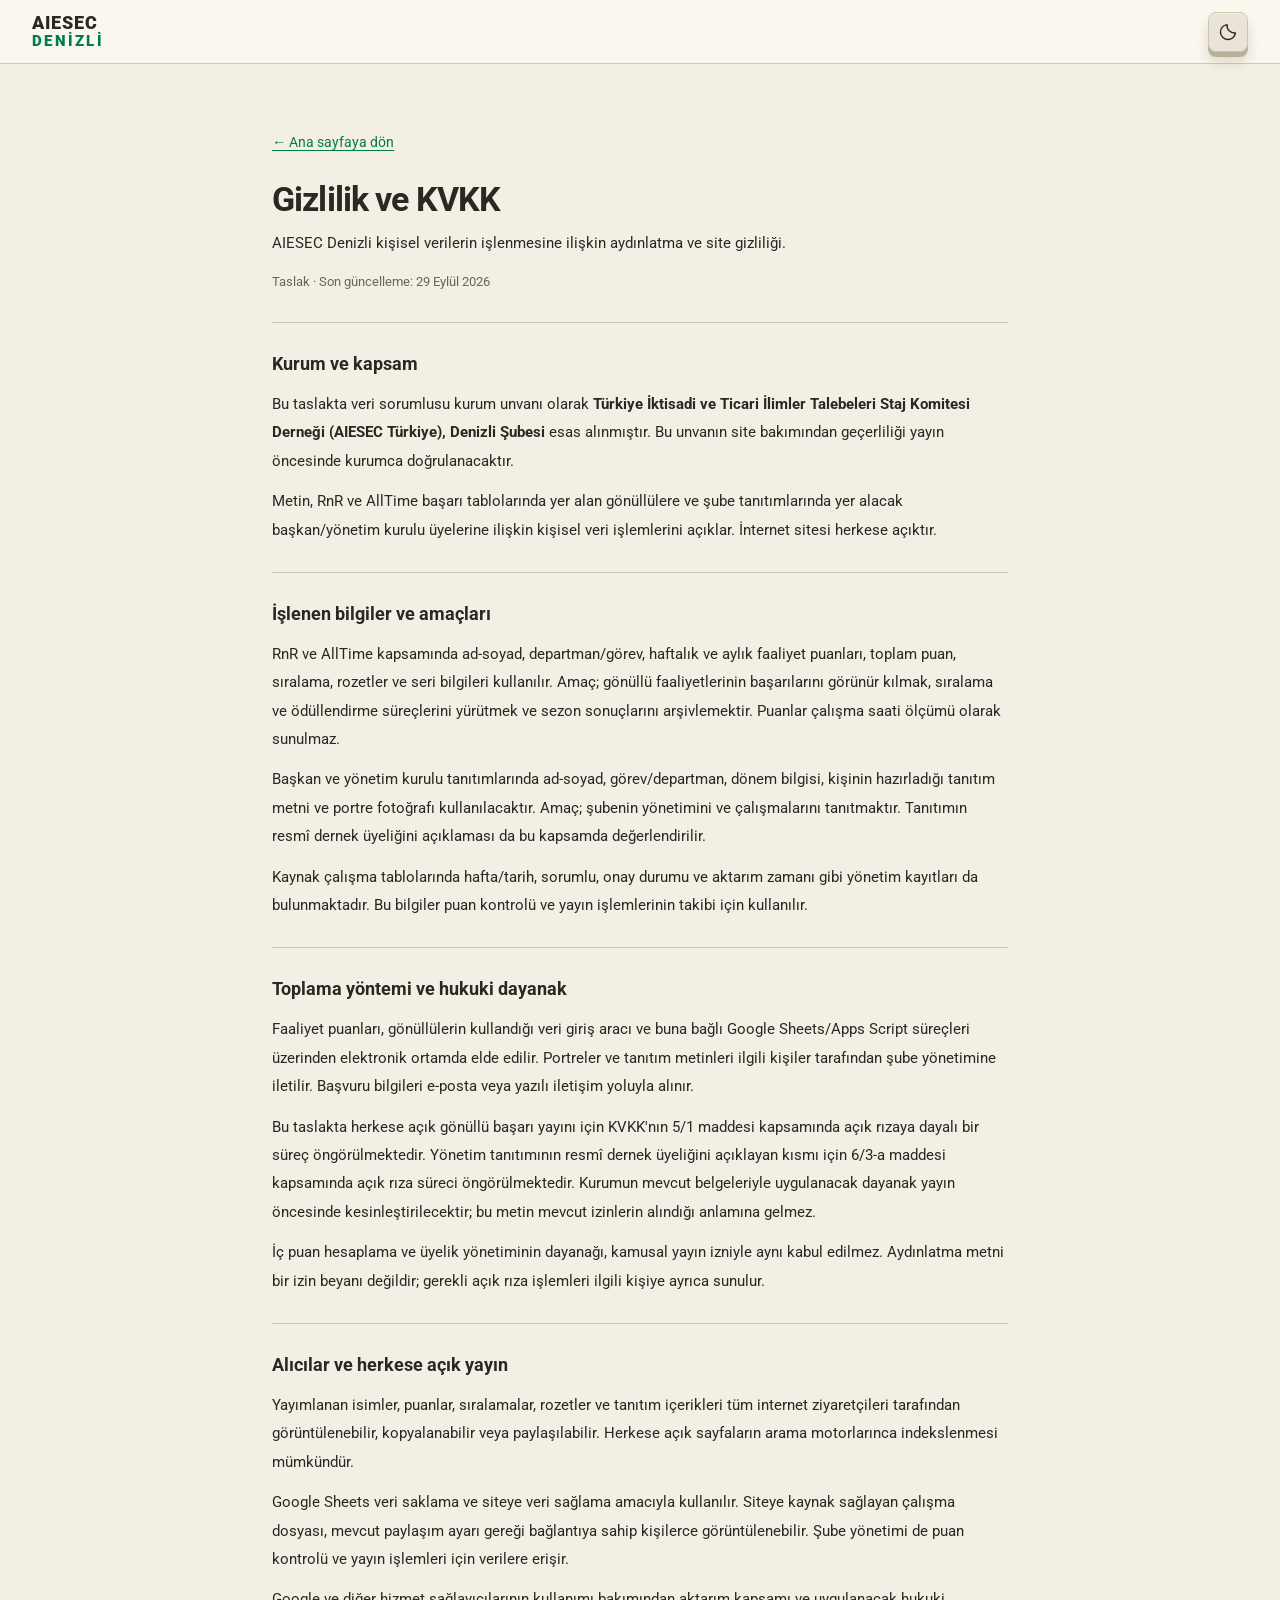
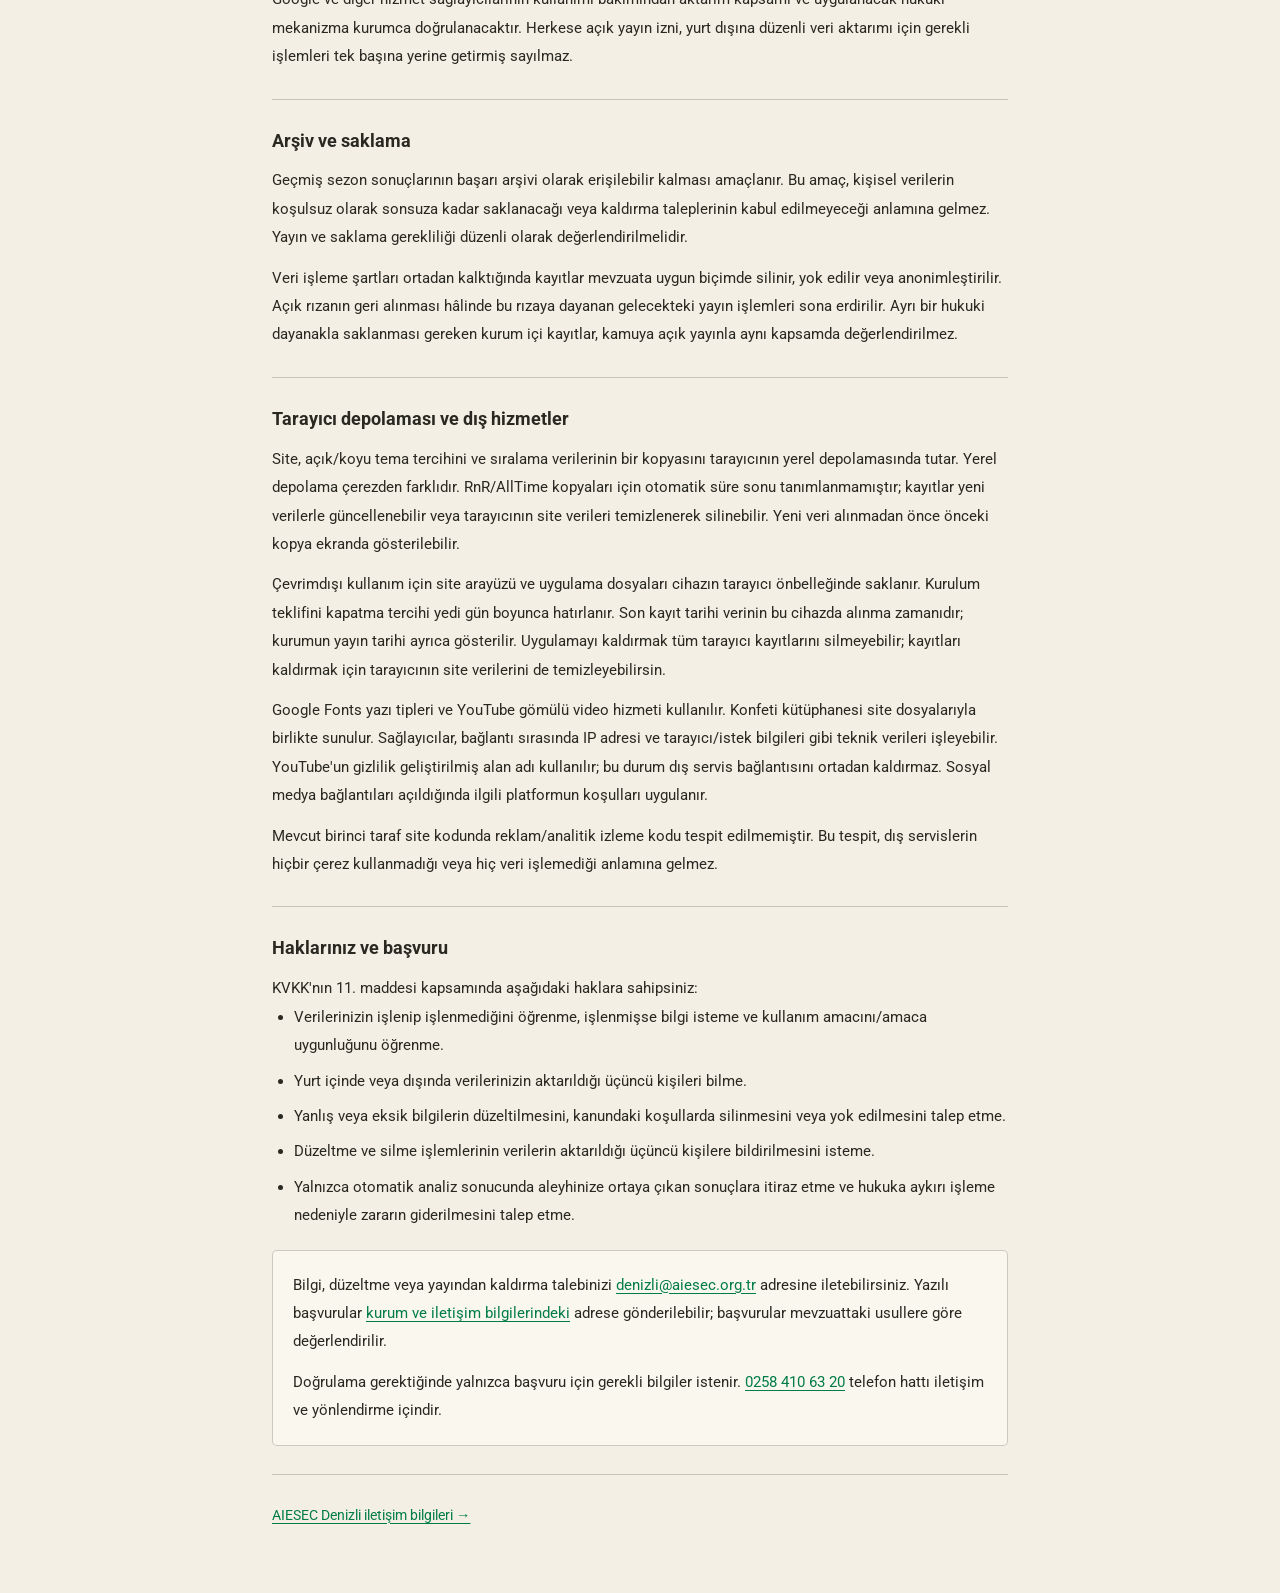
<file: gizlilik.html>
<!DOCTYPE html>
<html lang="tr" data-theme="light">
<head>
  <meta charset="UTF-8">
  <meta name="viewport" content="width=device-width, initial-scale=1.0, viewport-fit=cover">
  <meta name="theme-color" content="#00a551">
  <meta name="apple-mobile-web-app-capable" content="yes">
  <meta name="apple-mobile-web-app-title" content="AIESEC Denizli">
  <link rel="manifest" href="manifest.webmanifest">
  <link rel="icon" href="assets/icons/icon.svg" type="image/svg+xml">
  <link rel="apple-touch-icon" href="assets/icons/apple-touch-icon.png">
  <script src="js/pwa.js" defer></script>
  <title>Gizlilik ve KVKK | AIESEC Denizli</title>
  <meta name="description" content="AIESEC Denizli kişisel verilerin işlenmesi, başarı yayınları, gizlilik ve başvuru bilgileri.">
  <script src="js/theme.js"></script>
  <link rel="preconnect" href="https://fonts.googleapis.com">
  <link rel="preconnect" href="https://fonts.gstatic.com" crossorigin>
  <link href="https://fonts.googleapis.com/css2?family=Roboto:wght@400;500;700;900&display=swap" rel="stylesheet">
  <link rel="stylesheet" href="css/tokens.css">
  <link rel="stylesheet" href="css/layout.css">
  <link rel="stylesheet" href="css/theme.css">
  <link rel="stylesheet" href="css/info.css">
  <link rel="stylesheet" href="css/accessibility.css">
  <link rel="stylesheet" href="css/polish.css">
  <link rel="stylesheet" href="css/pwa.css">
</head>
<body class="legal-page">
  <a class="skip-link" href="#main-content">Ana içeriğe atla</a>
  <header class="global-navbar">
    <div class="global-navbar-inner">
      <a href="index.html#home" class="brand-logo" aria-label="AIESEC Denizli ana sayfa">
        <span class="logo-aiesec">AIESEC</span>
        <span class="logo-city">DENİZLİ</span>
      </a>
      <button class="theme-toggle" id="themeToggle" type="button" aria-label="Koyu temaya geç" aria-pressed="false" title="Koyu temaya geç">
        <svg class="theme-sun" viewBox="0 0 24 24" aria-hidden="true"><circle cx="12" cy="12" r="4"/><path d="M12 2v2m0 16v2M2 12h2m16 0h2M4.93 4.93l1.42 1.42m11.3 11.3 1.42 1.42M4.93 19.07l1.42-1.42m11.3-11.3 1.42-1.42"/></svg>
        <svg class="theme-moon" viewBox="0 0 24 24" aria-hidden="true"><path d="M20.9 13.1A9 9 0 0 1 10.9 3.1a9 9 0 1 0 10 10Z"/></svg>
      </button>
    </div>
  </header>

  <main class="legal-document" id="main-content" tabindex="-1" aria-label="Gizlilik ve KVKK">
    <div class="legal-heading">
      <a class="legal-back-link" href="index.html#home">← Ana sayfaya dön</a>
      <h1>Gizlilik ve KVKK</h1>
      <p>AIESEC Denizli kişisel verilerin işlenmesine ilişkin aydınlatma ve site gizliliği.</p>
      <p class="legal-meta">Taslak · Son güncelleme: <time datetime="2026-09-29">29 Eylül 2026</time></p>
    </div>

    <section aria-labelledby="legalScope">
      <h2 id="legalScope">Kurum ve kapsam</h2>
      <p>Bu taslakta veri sorumlusu kurum unvanı olarak <strong>Türkiye İktisadi ve Ticari İlimler Talebeleri Staj Komitesi Derneği (AIESEC Türkiye), Denizli Şubesi</strong> esas alınmıştır. Bu unvanın site bakımından geçerliliği yayın öncesinde kurumca doğrulanacaktır.</p>
      <p>Metin, RnR ve AllTime başarı tablolarında yer alan gönüllülere ve şube tanıtımlarında yer alacak başkan/yönetim kurulu üyelerine ilişkin kişisel veri işlemlerini açıklar. İnternet sitesi herkese açıktır.</p>
    </section>

    <section aria-labelledby="legalData">
      <h2 id="legalData">İşlenen bilgiler ve amaçları</h2>
      <p>RnR ve AllTime kapsamında ad-soyad, departman/görev, haftalık ve aylık faaliyet puanları, toplam puan, sıralama, rozetler ve seri bilgileri kullanılır. Amaç; gönüllü faaliyetlerinin başarılarını görünür kılmak, sıralama ve ödüllendirme süreçlerini yürütmek ve sezon sonuçlarını arşivlemektir. Puanlar çalışma saati ölçümü olarak sunulmaz.</p>
      <p>Başkan ve yönetim kurulu tanıtımlarında ad-soyad, görev/departman, dönem bilgisi, kişinin hazırladığı tanıtım metni ve portre fotoğrafı kullanılacaktır. Amaç; şubenin yönetimini ve çalışmalarını tanıtmaktır. Tanıtımın resmî dernek üyeliğini açıklaması da bu kapsamda değerlendirilir.</p>
      <p>Kaynak çalışma tablolarında hafta/tarih, sorumlu, onay durumu ve aktarım zamanı gibi yönetim kayıtları da bulunmaktadır. Bu bilgiler puan kontrolü ve yayın işlemlerinin takibi için kullanılır.</p>
    </section>

    <section aria-labelledby="legalBasis">
      <h2 id="legalBasis">Toplama yöntemi ve hukuki dayanak</h2>
      <p>Faaliyet puanları, gönüllülerin kullandığı veri giriş aracı ve buna bağlı Google Sheets/Apps Script süreçleri üzerinden elektronik ortamda elde edilir. Portreler ve tanıtım metinleri ilgili kişiler tarafından şube yönetimine iletilir. Başvuru bilgileri e-posta veya yazılı iletişim yoluyla alınır.</p>
      <p>Bu taslakta herkese açık gönüllü başarı yayını için KVKK'nın 5/1 maddesi kapsamında açık rızaya dayalı bir süreç öngörülmektedir. Yönetim tanıtımının resmî dernek üyeliğini açıklayan kısmı için 6/3-a maddesi kapsamında açık rıza süreci öngörülmektedir. Kurumun mevcut belgeleriyle uygulanacak dayanak yayın öncesinde kesinleştirilecektir; bu metin mevcut izinlerin alındığı anlamına gelmez.</p>
      <p>İç puan hesaplama ve üyelik yönetiminin dayanağı, kamusal yayın izniyle aynı kabul edilmez. Aydınlatma metni bir izin beyanı değildir; gerekli açık rıza işlemleri ilgili kişiye ayrıca sunulur.</p>
    </section>

    <section aria-labelledby="legalSharing">
      <h2 id="legalSharing">Alıcılar ve herkese açık yayın</h2>
      <p>Yayımlanan isimler, puanlar, sıralamalar, rozetler ve tanıtım içerikleri tüm internet ziyaretçileri tarafından görüntülenebilir, kopyalanabilir veya paylaşılabilir. Herkese açık sayfaların arama motorlarınca indekslenmesi mümkündür.</p>
      <p>Google Sheets veri saklama ve siteye veri sağlama amacıyla kullanılır. Siteye kaynak sağlayan çalışma dosyası, mevcut paylaşım ayarı gereği bağlantıya sahip kişilerce görüntülenebilir. Şube yönetimi de puan kontrolü ve yayın işlemleri için verilere erişir.</p>
      <p>Google ve diğer hizmet sağlayıcılarının kullanımı bakımından aktarım kapsamı ve uygulanacak hukuki mekanizma kurumca doğrulanacaktır. Herkese açık yayın izni, yurt dışına düzenli veri aktarımı için gerekli işlemleri tek başına yerine getirmiş sayılmaz.</p>
    </section>

    <section aria-labelledby="legalRetention">
      <h2 id="legalRetention">Arşiv ve saklama</h2>
      <p>Geçmiş sezon sonuçlarının başarı arşivi olarak erişilebilir kalması amaçlanır. Bu amaç, kişisel verilerin koşulsuz olarak sonsuza kadar saklanacağı veya kaldırma taleplerinin kabul edilmeyeceği anlamına gelmez. Yayın ve saklama gerekliliği düzenli olarak değerlendirilmelidir.</p>
      <p>Veri işleme şartları ortadan kalktığında kayıtlar mevzuata uygun biçimde silinir, yok edilir veya anonimleştirilir. Açık rızanın geri alınması hâlinde bu rızaya dayanan gelecekteki yayın işlemleri sona erdirilir. Ayrı bir hukuki dayanakla saklanması gereken kurum içi kayıtlar, kamuya açık yayınla aynı kapsamda değerlendirilmez.</p>
    </section>

    <section aria-labelledby="legalStorage">
      <h2 id="legalStorage">Tarayıcı depolaması ve dış hizmetler</h2>
      <p>Site, açık/koyu tema tercihini ve sıralama verilerinin bir kopyasını tarayıcının yerel depolamasında tutar. Yerel depolama çerezden farklıdır. RnR/AllTime kopyaları için otomatik süre sonu tanımlanmamıştır; kayıtlar yeni verilerle güncellenebilir veya tarayıcının site verileri temizlenerek silinebilir. Yeni veri alınmadan önce önceki kopya ekranda gösterilebilir.</p>
      <p>Çevrimdışı kullanım için site arayüzü ve uygulama dosyaları cihazın tarayıcı önbelleğinde saklanır. Kurulum teklifini kapatma tercihi yedi gün boyunca hatırlanır. Son kayıt tarihi verinin bu cihazda alınma zamanıdır; kurumun yayın tarihi ayrıca gösterilir. Uygulamayı kaldırmak tüm tarayıcı kayıtlarını silmeyebilir; kayıtları kaldırmak için tarayıcının site verilerini de temizleyebilirsin.</p>
      <p>Google Fonts yazı tipleri ve YouTube gömülü video hizmeti kullanılır. Konfeti kütüphanesi site dosyalarıyla birlikte sunulur. Sağlayıcılar, bağlantı sırasında IP adresi ve tarayıcı/istek bilgileri gibi teknik verileri işleyebilir. YouTube'un gizlilik geliştirilmiş alan adı kullanılır; bu durum dış servis bağlantısını ortadan kaldırmaz. Sosyal medya bağlantıları açıldığında ilgili platformun koşulları uygulanır.</p>
      <p>Mevcut birinci taraf site kodunda reklam/analitik izleme kodu tespit edilmemiştir. Bu tespit, dış servislerin hiçbir çerez kullanmadığı veya hiç veri işlemediği anlamına gelmez.</p>
    </section>

    <section aria-labelledby="legalRights">
      <h2 id="legalRights">Haklarınız ve başvuru</h2>
      <p>KVKK'nın 11. maddesi kapsamında aşağıdaki haklara sahipsiniz:</p>
      <ul>
        <li>Verilerinizin işlenip işlenmediğini öğrenme, işlenmişse bilgi isteme ve kullanım amacını/amaca uygunluğunu öğrenme.</li>
        <li>Yurt içinde veya dışında verilerinizin aktarıldığı üçüncü kişileri bilme.</li>
        <li>Yanlış veya eksik bilgilerin düzeltilmesini, kanundaki koşullarda silinmesini veya yok edilmesini talep etme.</li>
        <li>Düzeltme ve silme işlemlerinin verilerin aktarıldığı üçüncü kişilere bildirilmesini isteme.</li>
        <li>Yalnızca otomatik analiz sonucunda aleyhinize ortaya çıkan sonuçlara itiraz etme ve hukuka aykırı işleme nedeniyle zararın giderilmesini talep etme.</li>
      </ul>
      <div class="legal-contact">
        <p>Bilgi, düzeltme veya yayından kaldırma talebinizi <a href="mailto:denizli@aiesec.org.tr">denizli@aiesec.org.tr</a> adresine iletebilirsiniz. Yazılı başvurular <a href="index.html#denizli">kurum ve iletişim bilgilerindeki</a> adrese gönderilebilir; başvurular mevzuattaki usullere göre değerlendirilir.</p>
        <p>Doğrulama gerektiğinde yalnızca başvuru için gerekli bilgiler istenir. <a href="tel:+902584106320">0258 410 63 20</a> telefon hattı iletişim ve yönlendirme içindir.</p>
      </div>
    </section>

    <a class="legal-end-link" href="index.html#denizli">AIESEC Denizli iletişim bilgileri →</a>
  </main>
</body>
</html>
</file>
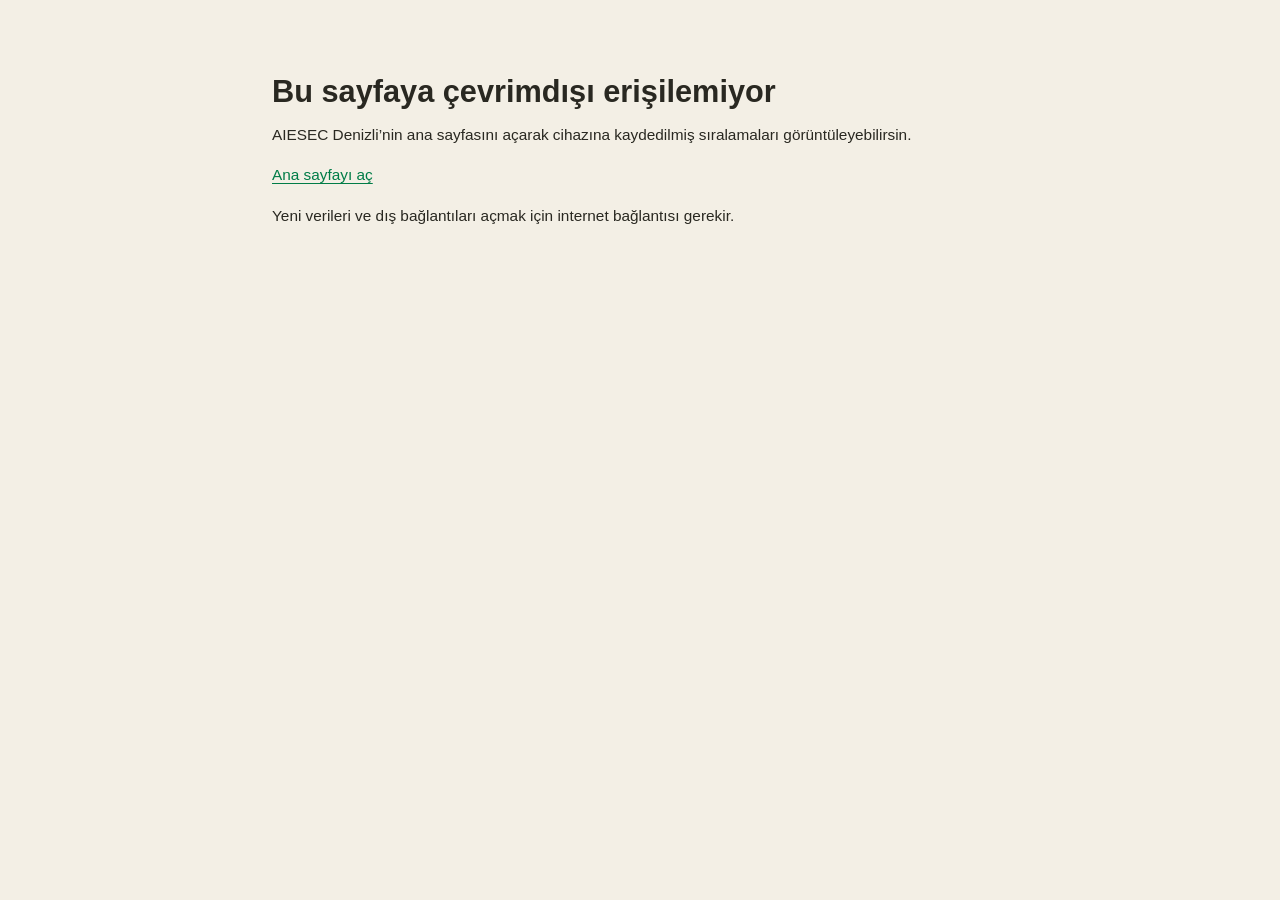
<file: offline.html>
<!DOCTYPE html>
<html lang="tr" data-theme="light">
<head>
  <meta charset="UTF-8">
  <meta name="viewport" content="width=device-width, initial-scale=1, viewport-fit=cover">
  <meta name="theme-color" content="#00a551">
  <title>Çevrimdışı | AIESEC Denizli</title>
  <link rel="manifest" href="manifest.webmanifest">
  <link rel="icon" href="assets/icons/icon.svg" type="image/svg+xml">
  <link rel="apple-touch-icon" href="assets/icons/apple-touch-icon.png">
  <script src="js/theme.js"></script>
  <link rel="stylesheet" href="css/tokens.css">
  <link rel="stylesheet" href="css/layout.css">
  <link rel="stylesheet" href="css/theme.css">
  <link rel="stylesheet" href="css/info.css">
  <link rel="stylesheet" href="css/accessibility.css">
  <link rel="stylesheet" href="css/pwa.css">
  <script src="js/pwa.js" defer></script>
</head>
<body class="legal-page">
  <main class="legal-document" id="main-content">
    <h1>Bu sayfaya çevrimdışı erişilemiyor</h1>
    <p>AIESEC Denizli’nin ana sayfasını açarak cihazına kaydedilmiş sıralamaları görüntüleyebilirsin.</p>
    <p><a href="index.html#home">Ana sayfayı aç</a></p>
    <p>Yeni verileri ve dış bağlantıları açmak için internet bağlantısı gerekir.</p>
  </main>
</body>
</html>
</file>
<file: css/tokens.css>
:root {
  /* ========================================================
     Görsel Palet Renkleri (Abstract & Vurgular)
     ======================================================== */
  --brand-primary: #00A551;            /* Denizli Yeşili */
  --brand-secondary: #5B754F;          /* Yosun Yeşili */
  --brand-tertiary: #00A551;           /* Genel UI vurgusu */
  --brand-neutral: #161920;            /* Koyu Kömür Slate */

  /* Soyut Işıma Degradeleri */
  --glow-primary: rgba(0, 165, 81, 0.12);
  --glow-tertiary: rgba(0, 165, 81, 0.08);
  --glow-secondary: rgba(91, 117, 79, 0.20);
  --glow-purple: rgba(117, 82, 204, 0.15);
  --glow-orange: rgba(244, 137, 36, 0.14);

  /* Karanlık Tema Zemin & Paneller */
  --bg-base: #080a0e;
  --bg-surface: #0f1218;
  --bg-card: rgba(20, 24, 32, 0.78);
  --bg-header: #131722;
  --border-subtle: rgba(255, 255, 255, 0.08);
  --border-glow: rgba(0, 165, 81, 0.25);

  /* Tipografi Renkleri */
  --text-main: #ffffff;
  --text-muted: #949ba8;
  --text-bright: #f8fafc;

  /* ========================================================
     Podyum & Sıralama Renkleri
     ======================================================== */
  --gold: #f59e0b;
  --gold-glow: rgba(245, 158, 11, 0.5);
  --silver: #cbd5e1;
  --silver-glow: rgba(203, 213, 225, 0.35);
  --bronze: #d97706;
  --bronze-glow: rgba(217, 119, 6, 0.35);

  /* ========================================================
     AIESEC Departman Renkleri (Güncel & Canlı)
     ======================================================== */
  --dept-bda: #0CB9C1;
  --dept-bde: #F48924;
  --dept-igt-grad: linear-gradient(135deg, #0CB9C1 0%, #F48924 100%);
  --dept-igv: #F85A40;
  --dept-ocvp: #F85A40;
  --dept-mkt: #ffc845;
  --dept-ogx: #7552CC;
  --dept-tm: #00C16E;
  --dept-fnl: #94a3b8;

  /* ========================================================
     Canlı NTT Ürün Renkleri
     ======================================================== */
  --ntt-total: #2563EB;
  --ntt-igv: #F85A40;
  --ntt-ogv: #7552CC;
  --ntt-igte: #F48924;
  --ntt-ogte: #8B5CF6;
  --ntt-igta: #0CB9C1;
  --ntt-ogta: #EC4899;
  --ntt-b2b: #10B981;
  --ntt-mkt: #FFC845;

  /* ========================================================
     Yerleşim ve Keskin Kenarlıklar
     ======================================================== */
  --container-max-width: 1380px;
  --page-gutter: clamp(14px, 2.5vw, 32px);
  
  --radius-xs: 3px;
  --radius-sm: 5px;
  --radius-md: 8px;

  /* Podyum Fluid Ölçüleri */
  --pillar-1-height: clamp(270px, 44vh, 420px);
  --pillar-2-height: clamp(200px, 33vh, 310px);
  --pillar-3-height: clamp(140px, 23vh, 220px);

  --avatar-size-champ: clamp(74px, 9vw, 98px);
  --avatar-size-other: clamp(62px, 7.5vw, 82px);

  --font-title: clamp(1rem, 1.5vw, 1.25rem);
  --font-name: clamp(1.1rem, 1.6vw, 1.45rem);
  --font-points: clamp(1.15rem, 1.65vw, 1.5rem);

  --spring-easing: cubic-bezier(0.34, 1.56, 0.64, 1);
}
</file>
<file: css/layout.css>
/* ========================================================
   TEMEL SIFIRLAMA VE ZEMİN DOKU OPTİMİZASYONU
   ======================================================== */
* {
  box-sizing: border-box;
  margin: 0;
  padding: 0;
  font-family: 'Roboto', -apple-system, BlinkMacSystemFont, sans-serif;
}

html, body {
  width: 100%;
  background-color: var(--bg-base);
  color: var(--text-main);
  overflow-x: hidden;
}

/* 
   ZENGİNLEŞTİRİLMİŞ YAŞAYAN ARKA PLAN:
   Dairesel neon ışımalar + ince sibernetik ızgara dokusu.
*/
body::before {
  content: '';
  position: fixed;
  inset: 0;
  width: 100vw;
  height: 100vh;
  z-index: -1;
  pointer-events: none;
  background-image: 
    radial-gradient(circle at 10% 12%, var(--glow-primary) 0%, transparent 45%),
    radial-gradient(circle at 88% 16%, var(--glow-tertiary) 0%, transparent 40%),
    radial-gradient(circle at 50% 45%, var(--glow-secondary) 0%, transparent 55%),
    radial-gradient(circle at 18% 85%, var(--glow-purple) 0%, transparent 45%),
    radial-gradient(circle at 82% 82%, var(--glow-orange) 0%, transparent 45%),
    linear-gradient(to right, rgba(255, 255, 255, 0.015) 1px, transparent 1px),
    linear-gradient(to bottom, rgba(255, 255, 255, 0.015) 1px, transparent 1px);
  background-size: 100% 100%, 100% 100%, 100% 100%, 100% 100%, 100% 100%, 48px 48px, 48px 48px;
  transform: translateZ(0);
  will-change: transform;
}

/* ========================================================
   GLOBAL NAVİGASYON (NAVBAR)
   ======================================================== */
.global-navbar {
  width: 100%;
  height: 64px;
  background: rgba(10, 12, 16, 0.95);
  border-bottom: 1px solid var(--border-subtle);
  position: sticky;
  top: 0;
  z-index: 100;
  display: flex;
  justify-content: center;
  padding: 0 var(--page-gutter);
  backdrop-filter: blur(10px);
  -webkit-backdrop-filter: blur(10px);
  transform: translateZ(0);
}

.global-navbar-inner {
  width: 100%;
  max-width: var(--container-max-width);
  display: flex;
  justify-content: space-between;
  align-items: center;
}

.nav-left {
  display: flex;
  align-items: center;
  gap: 16px;
}

.brand-logo {
  display: flex;
  flex-direction: column;
  line-height: 1;
  text-decoration: none;
  user-select: none;
}

.logo-aiesec {
  font-size: 1.15rem;
  font-weight: 900;
  letter-spacing: 0.05em;
  color: #ffffff;
}

.logo-city {
  font-size: 0.95rem;
  font-weight: 900;
  letter-spacing: 0.15em;
  color: var(--brand-primary);
  margin-top: 1px;
}

.nav-links {
  display: flex;
  list-style: none;
  gap: 32px;
}

.nav-item {
  color: var(--text-muted);
  text-decoration: none;
  font-size: 0.9rem;
  font-weight: 700;
  transition: color 0.2s ease;
  position: relative;
  padding: 6px 0;
}

.nav-item:hover, .nav-item.active {
  color: var(--text-main);
}

.nav-item.active::after {
  content: '';
  position: absolute;
  bottom: 0;
  left: 0;
  right: 0;
  height: 2px;
  background: var(--brand-primary);
  box-shadow: 0 0 8px var(--brand-primary);
}

/* Mobil Çekmece Kontrolleri */
.menu-toggle {
  display: none;
  background: transparent;
  border: none;
  cursor: pointer;
  flex-direction: column;
  gap: 5px;
  padding: 4px;
}

.menu-toggle span {
  display: block;
  width: 20px;
  height: 2px;
  background: #ffffff;
  border-radius: var(--radius-xs);
}

.drawer-overlay {
  position: fixed;
  inset: 0;
  background: rgba(0, 0, 0, 0.75);
  z-index: 200;
  opacity: 0;
  pointer-events: none;
  transition: opacity 0.25s ease;
}

.drawer-overlay.open {
  opacity: 1;
  pointer-events: auto;
}

.mobile-drawer {
  position: fixed;
  top: 0;
  left: 0;
  bottom: 0;
  width: 270px;
  background: #0f1118;
  border-right: 1px solid var(--border-subtle);
  z-index: 201;
  transform: translateX(-100%);
  transition: transform 0.25s ease;
  display: flex;
  flex-direction: column;
  padding: 20px;
  will-change: transform;
}

.mobile-drawer.open {
  transform: translateX(0);
}

.drawer-header {
  display: flex;
  justify-content: space-between;
  align-items: center;
  padding-bottom: 16px;
  border-bottom: 1px solid var(--border-subtle);
}

.drawer-close {
  background: transparent;
  border: none;
  color: var(--text-muted);
  font-size: 1.6rem;
  cursor: pointer;
}

.drawer-links {
  list-style: none;
  margin-top: 16px;
  display: flex;
  flex-direction: column;
  gap: 8px;
}

.drawer-item {
  color: var(--text-muted);
  text-decoration: none;
  font-size: 0.95rem;
  font-weight: 700;
  display: block;
  padding: 10px 12px;
  border-radius: var(--radius-sm);
  transition: background 0.2s, color 0.2s;
}

.drawer-item.active, .drawer-item:hover {
  background: rgba(0, 193, 110, 0.1);
  color: var(--brand-primary);
}

@media (max-width: 768px) {
  .desktop-only { display: none; }
  .menu-toggle { display: flex; }
}

/* ========================================================
   ANA SAYFA TAŞIYICISI & GÖRÜNÜM DENETLEYİCİSİ
   ======================================================== */
.app-container {
  width: 100%;
  max-width: var(--container-max-width);
  margin: 0 auto;
  min-height: calc(100vh - 120px);
  min-height: calc(100dvh - 120px);
  display: flex;
  flex-direction: column;
  padding: 20px var(--page-gutter) 48px var(--page-gutter);
  gap: 40px;
}

.page-view {
  display: none;
  opacity: 0;
  animation: fadeInView 0.25s ease forwards;
  width: 100%;
}

.page-view.active {
  display: flex;
  flex-direction: column;
  gap: 48px;
}

@keyframes fadeInView {
  from { opacity: 0; transform: translateY(4px); }
  to { opacity: 1; transform: translateY(0); }
}

/* ========================================================
   FOTOĞRAF VE YAZI YUVALARI (SLOTS & GUIDES)
   ======================================================== */
.photo-slot {
  background: var(--brand-neutral);
  border: 1px dashed rgba(255, 255, 255, 0.14);
  border-radius: var(--radius-sm);
  display: flex;
  align-items: center;
  justify-content: center;
  position: relative;
  overflow: hidden;
  user-select: none;
  contain: paint;
}

.slot-badge {
  background: rgba(10, 12, 16, 0.88);
  border: 1px solid var(--border-glow);
  padding: 6px 12px;
  border-radius: var(--radius-xs);
  font-size: 0.72rem;
  font-weight: 800;
  letter-spacing: 0.06em;
  color: var(--brand-tertiary);
  text-transform: uppercase;
}

.slot-badge.mini {
  padding: 2px 6px;
  font-size: 0.62rem;
}

/* ========================================================
   SEAMLESS BÖLÜM 1: BÜYÜK KAPAK FOTOĞRAFI [FOTO-01]
   ======================================================== */
.hero-cover-container {
  width: 100%;
  height: clamp(260px, 42vh, 440px);
  position: relative;
  overflow: hidden;
  border-radius: var(--radius-sm);
  contain: paint;
}

.hero-photo-slot {
  width: 100%;
  height: 100%;
  background: linear-gradient(135deg, #161920 0%, #0a0c10 100%);
  border: 1px dashed rgba(255, 255, 255, 0.16);
}

.hero-text-overlay {
  position: absolute;
  inset: 0;
  background: linear-gradient(180deg, rgba(10, 12, 16, 0.2) 0%, rgba(10, 12, 16, 0.92) 90%);
  display: flex;
  flex-direction: column;
  justify-content: flex-end;
  align-items: center;
  padding-bottom: 36px;
  text-align: center;
  pointer-events: none;
}

.slot-text-tag {
  font-size: 0.8rem;
  font-weight: 800;
  letter-spacing: 0.2em;
  color: var(--brand-primary);
  margin-bottom: 4px;
}

.hero-main-title {
  font-size: clamp(2rem, 4.5vw, 3.2rem);
  font-weight: 900;
  letter-spacing: 0.08em;
  color: #ffffff;
}

/* ========================================================
   SEAMLESS BÖLÜM 2: LİDERLİK AKIŞI (BAŞKAN)
   ======================================================== */
.seamless-leader-flow {
  display: grid;
  grid-template-columns: 1fr;
  gap: 32px;
  align-items: center;
  padding-bottom: 24px;
  border-bottom: 1px solid var(--border-subtle);
}

@media (min-width: 820px) {
  .seamless-leader-flow {
    grid-template-columns: 280px 1fr;
    gap: 40px;
  }
}

.leader-photo-column {
  width: 100%;
}

.leader-photo-slot {
  width: 100%;
  aspect-ratio: 4 / 5;
  max-width: 280px;
  margin: 0 auto;
}

.leader-text-column {
  display: flex;
  flex-direction: column;
  gap: 12px;
}

.leader-meta-row {
  display: flex;
  align-items: center;
  gap: 12px;
}

.slot-text-badge {
  font-size: 0.75rem;
  font-weight: 800;
  color: var(--brand-primary);
  text-transform: uppercase;
  letter-spacing: 0.08em;
}

.slot-text-badge.muted {
  color: var(--text-muted);
}

.slot-lead-name {
  font-size: clamp(1.4rem, 2.2vw, 1.8rem);
  font-weight: 900;
  color: var(--text-bright);
}

.text-placeholder-box {
  display: flex;
  flex-direction: column;
  gap: 8px;
  margin-top: 4px;
}

.text-slot-line {
  font-size: 0.85rem;
  font-weight: 500;
  color: var(--text-muted);
  background: rgba(255, 255, 255, 0.02);
  border: 1px dashed rgba(255, 255, 255, 0.08);
  border-radius: var(--radius-xs);
  padding: 8px 12px;
  max-width: 800px;
}

.text-slot-line.highlight {
  color: var(--brand-tertiary);
  border-color: rgba(0, 209, 210, 0.2);
}

.text-slot-line.short {
  max-width: 480px;
}

/* ========================================================
   SEAMLESS BÖLÜM 3: 8 DEPARTMAN AKIŞI
   ======================================================== */
.seamless-departments-flow {
  display: flex;
  flex-direction: column;
  gap: 20px;
  padding-bottom: 24px;
  border-bottom: 1px solid var(--border-subtle);
}

.flow-header {
  display: flex;
  justify-content: space-between;
  align-items: baseline;
}

.flow-header.center-align {
  flex-direction: column;
  align-items: center;
  gap: 6px;
  text-align: center;
}

.flow-heading {
  font-size: 1.15rem;
  font-weight: 900;
  letter-spacing: 0.08em;
  text-transform: uppercase;
  color: var(--text-bright);
}

.flow-subheading {
  font-size: 0.75rem;
  font-weight: 800;
  color: var(--brand-secondary);
  letter-spacing: 0.08em;
}

.departments-seamless-grid {
  display: grid;
  grid-template-columns: repeat(2, 1fr);
  gap: 16px;
}

@media (min-width: 768px) {
  .departments-seamless-grid {
    grid-template-columns: repeat(4, 1fr);
    gap: 20px;
  }
}

.dept-entry {
  display: flex;
  flex-direction: column;
  gap: 10px;
}

.dept-entry-header {
  display: flex;
  align-items: center;
}

.dept-tag {
  font-size: 0.72rem;
  font-weight: 900;
  padding: 3px 8px;
  border-radius: var(--radius-xs);
  letter-spacing: 0.05em;
  text-transform: uppercase;
  display: inline-block;
  width: fit-content;
}

.tag-bda { background: rgba(12, 185, 193, 0.18); color: #0CB9C1; }
.tag-bde { background: rgba(244, 137, 36, 0.18); color: #F48924; }
.tag-igt { 
  background: linear-gradient(135deg, rgba(12, 185, 193, 0.25), rgba(244, 137, 36, 0.25)); 
  color: #ffffff;
  border: 1px solid rgba(12, 185, 193, 0.35);
}
.tag-igv, .tag-ocvp { background: rgba(248, 90, 64, 0.18); color: #F85A40; }
.tag-mkt { background: rgba(255, 200, 69, 0.18); color: #ffc845; }
.tag-ogx { background: rgba(117, 82, 204, 0.18); color: #a78bfa; }
.tag-tm { background: rgba(0, 193, 110, 0.18); color: #00C16E; }
.tag-fnl { background: rgba(148, 163, 184, 0.18); color: #94a3b8; }

.dept-photo-slot {
  width: 100%;
  aspect-ratio: 1 / 1;
}

.dept-text-lines-container {
  display: flex;
  flex-direction: column;
  gap: 5px;
  min-height: 86px;
}

.dept-slot-line {
  font-size: 0.72rem;
  color: var(--text-muted);
  background: rgba(255, 255, 255, 0.02);
  border: 1px dashed rgba(255, 255, 255, 0.06);
  border-radius: var(--radius-xs);
  padding: 3px 6px;
  overflow: hidden;
  white-space: nowrap;
  text-overflow: ellipsis;
}

.dept-slot-line.bold {
  font-weight: 700;
  color: var(--text-bright);
  border-color: rgba(255, 255, 255, 0.12);
}

.dept-slot-line.short {
  max-width: 65%;
}

/* ========================================================
   SEAMLESS BÖLÜM 4: TANITIM VİDEOSU & KARE SOSYAL MEDYA
   ======================================================== */
.seamless-media-flow {
  display: flex;
  flex-direction: column;
  align-items: center;
  gap: 28px;
  padding-bottom: 24px;
  border-bottom: 1px solid var(--border-subtle);
}

.video-embed-zone {
  width: 100%;
  max-width: 720px;
  aspect-ratio: 16 / 9;
  background: var(--brand-neutral);
  border: 1px solid var(--border-glow);
  border-radius: var(--radius-sm);
  display: flex;
  align-items: center;
  justify-content: center;
  position: relative;
  overflow: hidden;
  contain: paint;
  margin: 0 auto;
  box-shadow: 0 10px 30px rgba(0, 0, 0, 0.6);
}

.video-embed-zone iframe {
  width: 100%;
  height: 100%;
  border: none;
  display: block;
}

.social-channels-flow {
  width: 100%;
  max-width: 920px;
  display: flex;
  flex-direction: column;
  gap: 14px;
}

.channels-caption {
  font-size: 0.8rem;
  font-weight: 800;
  text-transform: uppercase;
  color: var(--brand-secondary);
  letter-spacing: 0.06em;
  text-align: center;
}

.social-square-grid {
  display: grid;
  grid-template-columns: repeat(4, 1fr);
  gap: 12px;
}

@media (min-width: 820px) {
  .social-square-grid {
    grid-template-columns: repeat(8, 1fr);
  }
}

.social-square-card {
  display: flex;
  flex-direction: column;
  gap: 8px;
  align-items: center;
  text-decoration: none;
  color: inherit;
}

.social-box-icon {
  width: 100%;
  aspect-ratio: 1 / 1;
  background: var(--brand-neutral);
  border: 1px solid var(--border-subtle);
  border-radius: var(--radius-sm);
  display: flex;
  align-items: center;
  justify-content: center;
  font-size: 1.4rem;
  transition: transform 0.2s ease, border-color 0.2s ease, background 0.2s ease;
  cursor: pointer;
}

.social-square-card:hover .social-box-icon {
  background: rgba(0, 193, 110, 0.1);
  border-color: var(--brand-primary);
  box-shadow: 0 0 14px var(--glow-primary);
  transform: translateY(-2px);
}

.social-account-name {
  font-size: 0.68rem;
  font-weight: 700;
  color: var(--text-muted);
  text-align: center;
  word-break: break-all;
  max-width: 100%;
  transition: color 0.2s ease;
}

.social-square-card:hover .social-account-name {
  color: var(--brand-primary);
}

/* ========================================================
   SEAMLESS BÖLÜM 5: RNR SİSTEMİ NASIL ÇALIŞIR? (ZİG-ZAG)
   ======================================================== */
.seamless-rnr-explain-flow {
  display: flex;
  flex-direction: column;
  gap: 36px;
  padding-bottom: 24px;
  border-bottom: 1px solid var(--border-subtle);
}

.rnr-explain-row {
  display: grid;
  grid-template-columns: 1fr;
  gap: 24px;
  align-items: center;
}

@media (min-width: 820px) {
  .rnr-explain-row {
    grid-template-columns: 1fr 1.2fr;
    gap: 36px;
  }

  .rnr-explain-row.reverse {
    grid-template-columns: 1.2fr 1fr;
  }
  .rnr-explain-row.reverse .rnr-explain-media {
    order: 2;
  }
  .rnr-explain-row.reverse .rnr-explain-content {
    order: 1;
  }
}

.rnr-photo-slot {
  width: 100%;
  aspect-ratio: 16 / 10;
  background: linear-gradient(135deg, #161920 0%, #0d0f14 100%);
}

.rnr-explain-content {
  display: flex;
  flex-direction: column;
  gap: 12px;
}

/* ========================================================
   SABİT ALT PANEL (GLOBAL BOTTOM BAR / FOOTER)
   ======================================================== */
.global-bottom-bar {
  width: 100%;
  min-height: 58px;
  background: #06070a;
  border-top: 1px solid var(--border-subtle);
  display: flex;
  justify-content: center;
  align-items: center;
  padding: 10px var(--page-gutter);
  position: relative;
  z-index: 50;
  transform: translateZ(0);
}

.footer-inner {
  width: 100%;
  max-width: var(--container-max-width);
  display: flex;
  justify-content: space-between;
  align-items: center;
  flex-wrap: wrap;
  gap: 14px;
}

.footer-left-group {
  display: flex;
  align-items: center;
  gap: 16px;
}

.footer-brand strong {
  font-size: 0.82rem;
  letter-spacing: 0.12em;
  color: var(--brand-primary);
}

.footer-hashtag {
  font-size: 0.76rem;
  font-weight: 800;
  letter-spacing: 0.08em;
  color: var(--brand-tertiary);
  background: rgba(0, 209, 210, 0.08);
  border: 1px solid rgba(0, 209, 210, 0.2);
  padding: 3px 8px;
  border-radius: var(--radius-xs);
  user-select: none;
}

.footer-nav {
  display: flex;
  gap: 12px;
}

.footer-btn {
  background: transparent;
  border: none;
  color: var(--text-muted);
  font-size: 0.78rem;
  font-weight: 700;
  cursor: pointer;
  padding: 4px 6px;
  transition: color 0.2s;
}

.footer-btn:hover {
  color: #ffffff;
}

.footer-credits {
  font-size: 0.72rem;
  color: #52525b;
}

.developer-tag {
  font-weight: 500;
  letter-spacing: 0.05em;
}

@media (max-width: 680px) {
  .footer-inner {
    flex-direction: column;
    text-align: center;
    justify-content: center;
  }
  .footer-left-group {
    flex-direction: column;
    gap: 8px;
  }
}
</file>
<file: css/podium.css>
/* ========================================================
   ÜST KONTROL VE BAŞLIK ÇUBUĞU (TOP BAR)
   ======================================================== */
.top-bar {
  display: flex;
  justify-content: space-between;
  align-items: center;
  background: rgba(14, 16, 22, 0.9);
  backdrop-filter: blur(10px);
  -webkit-backdrop-filter: blur(10px);
  padding: 14px 20px;
  border: 1px solid var(--border-subtle);
  border-bottom: 2px solid var(--brand-primary);
  border-radius: var(--radius-sm);
  box-shadow: 0 4px 20px rgba(0, 0, 0, 0.6);
  z-index: 10;
}

.top-bar-title {
  font-size: var(--font-title);
  font-weight: 900;
  letter-spacing: 0.08em;
  text-transform: uppercase;
  color: var(--text-main);
  display: flex;
  align-items: center;
  gap: 10px;
}

.sub-header-tag {
  font-size: 0.7rem;
  font-weight: 700;
  color: var(--text-muted);
  letter-spacing: 0.06em;
  margin-left: 6px;
}

@media (max-width: 600px) {
  .sub-header-tag { display: none; }
}

.top-bar-right-group {
  display: flex;
  flex-wrap: wrap;
  max-width: 100%;
  align-items: center;
  gap: 10px;
}

.podium-mini-reset, .podium-fullscreen-btn {
  background: rgba(255, 255, 255, 0.05);
  border: 1px solid rgba(255, 255, 255, 0.14);
  color: var(--text-bright);
  border-radius: var(--radius-xs);
  padding: 6px 12px;
  font-size: 0.75rem;
  font-weight: 800;
  cursor: pointer;
  letter-spacing: 0.04em;
  transition: all 0.2s ease;
  user-select: none;
  display: inline-flex;
  align-items: center;
  gap: 5px;
}

.podium-mini-reset:hover, .podium-fullscreen-btn:hover {
  background: rgba(255, 255, 255, 0.12);
  border-color: rgba(255, 255, 255, 0.3);
  color: #ffffff;
  transform: translateY(-1px);
}

.podium-fullscreen-btn {
  border-color: rgba(0, 209, 210, 0.3);
  color: var(--brand-tertiary);
}

.podium-fullscreen-btn:hover {
  background: rgba(0, 209, 210, 0.15);
  border-color: var(--brand-tertiary);
  box-shadow: 0 0 12px rgba(0, 209, 210, 0.3);
}

.confetti-toggle[aria-pressed="false"] { color: var(--text-muted); opacity: .5; }
.confetti-toggle:disabled { cursor: default; }

.week-tag {
  background: var(--brand-primary);
  color: #000000;
  font-size: clamp(0.75rem, 1.1vw, 0.85rem);
  font-weight: 900;
  padding: 6px 12px;
  border-radius: var(--radius-xs);
  letter-spacing: 0.06em;
  text-transform: uppercase;
}

/* ========================================================
   PODYUM KAPSAYICISI VE VEKTÖREL SİBER DAĞLAR
   ======================================================== */
.podium-wrapper {
  width: 100%;
  min-height: 560px;
  height: auto;
  min-height: max(560px, calc(var(--pillar-1-height) + 280px));
  display: flex;
  flex-direction: column;
  justify-content: space-between;
  border: 1px solid var(--border-subtle);
  border-radius: var(--radius-sm);
  box-shadow: 0 16px 48px rgba(0, 0, 0, 0.85);
  position: relative;
  overflow: hidden;
  background: radial-gradient(circle at 50% 30%, #101520 0%, var(--bg-surface) 80%);
  transition: all 0.3s ease;
}

.bg-vectors {
  position: absolute;
  bottom: 50px;
  left: 0;
  width: 100%;
  height: clamp(240px, 42vh, 380px);
  pointer-events: none;
  z-index: 1;
  transition: transform 0.8s var(--spring-easing);
  will-change: transform;
}

.vec-mountains {
  width: 100%;
  height: 100%;
  display: block;
  overflow: visible;
}

.bg-vectors.shift-step-1 { transform: translateY(-30px); }
.bg-vectors.shift-step-2 { transform: translateY(-65px); }
.bg-vectors.shift-step-3 { transform: translateY(-105px); }

/* ========================================================
   PODYUM SAHNESİ VE BASAMAK GRUPLARI
   ======================================================== */
.stage {
  min-height: calc(var(--pillar-1-height) + 190px);
  flex: 1;
  display: flex;
  align-items: flex-end;
  justify-content: center;
  gap: clamp(14px, 3vw, 40px);
  padding: 24px 20px 0 20px;
  position: relative;
  z-index: 5;
  overflow: visible;
}

.pedestal-group {
  flex: 1;
  max-width: 220px;
  display: flex;
  flex-direction: column;
  align-items: center;
  justify-content: flex-end;
  height: auto;
  z-index: 6;
}

.user-card {
  text-align: center;
  margin-bottom: 14px;
  opacity: 0;
  transform: translateY(20px) scale(0.9);
  transition: all 0.5s var(--spring-easing);
  width: 100%;
  pointer-events: none;
}

.user-card.show {
  opacity: 1;
  transform: translateY(0) scale(1);
  pointer-events: auto;
}

.avatar-box {
  margin: 0 auto 8px auto;
  border-radius: 50%;
  display: flex;
  align-items: center;
  justify-content: center;
  background: #141418;
  border: 3px solid var(--border-subtle);
  box-shadow: 0 8px 20px rgba(0, 0, 0, 0.6);
  user-select: none;
  transition: transform 0.3s ease;
}

.pedestal-1 .avatar-box {
  width: var(--avatar-size-champ);
  height: var(--avatar-size-champ);
  border-color: var(--gold);
  box-shadow: 0 0 28px var(--gold-glow);
  font-size: clamp(2.4rem, 3.8vw, 3.2rem);
}

.pedestal-2 .avatar-box {
  width: var(--avatar-size-other);
  height: var(--avatar-size-other);
  border-color: var(--silver);
  box-shadow: 0 0 20px var(--silver-glow);
  font-size: clamp(1.9rem, 2.8vw, 2.4rem);
}

.pedestal-3 .avatar-box {
  width: var(--avatar-size-other);
  height: var(--avatar-size-other);
  border-color: var(--bronze);
  box-shadow: 0 0 20px var(--bronze-glow);
  font-size: clamp(1.9rem, 2.8vw, 2.4rem);
}

.name {
  font-size: var(--font-name);
  font-weight: 800;
  color: var(--text-main);
  white-space: normal;
  width: 100%;
  padding: 0 4px;
}

.name .podium-person { overflow: visible; line-height: 1.2; }
.podium-name-line { display: block; min-width: 0; overflow-wrap: anywhere; }

.dept {
  font-size: clamp(0.75rem, 1.1vw, 0.9rem);
  font-weight: 800;
  color: #38bdf8;
  text-transform: uppercase;
  margin-top: 2px;
  letter-spacing: 0.05em;
}

.points {
  font-size: var(--font-points);
  font-weight: 900;
  color: var(--gold);
  margin-top: 4px;
  font-variant-numeric: tabular-nums;
}

/* SÜTUNLAR */
.pillar {
  width: 100%;
  height: 0px;
  border-radius: var(--radius-sm) var(--radius-sm) 0 0;
  display: flex;
  flex-direction: column;
  align-items: center;
  justify-content: flex-start;
  padding-top: 16px;
  font-weight: 900;
  font-size: clamp(2.2rem, 3.8vw, 3.4rem);
  transition: height 0.8s var(--spring-easing);
  border: 1px solid var(--border-glow);
  border-bottom: none;
  position: relative;
  backdrop-filter: blur(8px);
  -webkit-backdrop-filter: blur(8px);
  will-change: height;
  user-select: none;
}

.pedestal-1 .pillar {
  background: linear-gradient(180deg, rgba(245, 158, 11, 0.38) 0%, rgba(18, 18, 22, 0.98) 100%);
  border-top: 4px solid var(--gold);
  color: var(--gold);
}
.pedestal-1 .pillar.raised { height: var(--pillar-1-height); }

.pedestal-2 .pillar {
  background: linear-gradient(180deg, rgba(203, 213, 225, 0.3) 0%, rgba(18, 18, 22, 0.98) 100%);
  border-top: 4px solid var(--silver);
  color: var(--silver);
}
.pedestal-2 .pillar.raised { height: var(--pillar-2-height); }

.pedestal-3 .pillar {
  background: linear-gradient(180deg, rgba(217, 119, 6, 0.3) 0%, rgba(18, 18, 22, 0.98) 100%);
  border-top: 4px solid var(--bronze);
  color: var(--bronze);
}
.pedestal-3 .pillar.raised { height: var(--pillar-3-height); }

/* ========================================================
   KONTROLLER VE MERKEZİ BUTON
   ======================================================== */
.controls {
  flex-shrink: 0;
  background: rgba(10, 12, 16, 0.92);
  backdrop-filter: blur(8px);
  -webkit-backdrop-filter: blur(8px);
  padding: 16px 20px;
  border-top: 1px solid var(--border-subtle);
  display: flex;
  justify-content: center;
  align-items: center;
  position: relative;
  z-index: 10;
}

.reveal-btn {
  width: 290px;
  max-width: 100%;
  height: 48px;
  display: flex;
  align-items: center;
  justify-content: center;
  text-align: center;
  white-space: normal;
  background: linear-gradient(90deg, #0099ff 0%, #00b4d8 100%);
  color: #ffffff;
  border: 1px solid rgba(255, 255, 255, 0.2);
  border-radius: var(--radius-xs);
  padding: 0 16px;
  font-size: 0.82rem;
  font-weight: 900;
  letter-spacing: 0.08em;
  text-transform: uppercase;
  cursor: pointer;
  box-shadow: 0 4px 20px rgba(0, 153, 255, 0.4);
  transition: all 0.2s ease;
  user-select: none;
  box-sizing: border-box;
}

.reveal-btn:disabled {
  background: #27272a;
  color: #71717a;
  cursor: not-allowed;
  box-shadow: none;
  border-color: transparent;
  transform: none !important;
  opacity: 0.6;
}

.reveal-btn:not(:disabled):hover {
  background: linear-gradient(90deg, #0088e6 0%, #009ec2 100%);
  box-shadow: 0 6px 24px rgba(0, 153, 255, 0.6);
  transform: translateY(-1px);
}

.reveal-btn:not(:disabled):active {
  transform: translateY(0);
}

/* ========================================================
   DEV SUNUM MODU: FULLSCREEN GÖRSEL VE FİZİKSEL BÜYÜTME
   ======================================================== */
.podium-wrapper:fullscreen,
.podium-wrapper:-webkit-full-screen {
  width: 100vw !important;
  height: 100vh !important;
  min-height: 100vh !important;
  border-radius: 0 !important;
  border: none !important;
  background: #080a0e !important;
  padding: 24px 60px !important;
  box-sizing: border-box !important;
  z-index: 999999 !important;
  display: flex !important;
  flex-direction: column !important;
  justify-content: space-between !important;
}

.podium-wrapper:fullscreen .stage,
.podium-wrapper:-webkit-full-screen .stage {
  gap: clamp(32px, 6vw, 90px);
  padding-bottom: 24px;
}

.podium-wrapper:fullscreen .pedestal-group,
.podium-wrapper:-webkit-full-screen .pedestal-group {
  max-width: 340px;
}

/* Sütunlar tam ekranda sahneyi doldurur */
.podium-wrapper:fullscreen .pedestal-1 .pillar.raised,
.podium-wrapper:-webkit-full-screen .pedestal-1 .pillar.raised { 
  height: clamp(380px, 58vh, 580px) !important; 
}
.podium-wrapper:fullscreen .pedestal-2 .pillar.raised,
.podium-wrapper:-webkit-full-screen .pedestal-2 .pillar.raised { 
  height: clamp(290px, 45vh, 440px) !important; 
}
.podium-wrapper:fullscreen .pedestal-3 .pillar.raised,
.podium-wrapper:-webkit-full-screen .pedestal-3 .pillar.raised { 
  height: clamp(210px, 34vh, 320px) !important; 
}

/* Kartlar ve avatarlar tam ekranda büyür */
.podium-wrapper:fullscreen .pedestal-1 .avatar-box,
.podium-wrapper:-webkit-full-screen .pedestal-1 .avatar-box {
  width: clamp(96px, 12vw, 135px) !important;
  height: clamp(96px, 12vw, 135px) !important;
  font-size: clamp(3.2rem, 4.8vw, 4.4rem) !important;
}

.podium-wrapper:fullscreen .pedestal-2 .avatar-box,
.podium-wrapper:fullscreen .pedestal-3 .avatar-box,
.podium-wrapper:-webkit-full-screen .pedestal-2 .avatar-box,
.podium-wrapper:-webkit-full-screen .pedestal-3 .avatar-box {
  width: clamp(80px, 9.5vw, 110px) !important;
  height: clamp(80px, 9.5vw, 110px) !important;
  font-size: clamp(2.4rem, 3.4vw, 3.2rem) !important;
}

.podium-wrapper:fullscreen .name,
.podium-wrapper:-webkit-full-screen .name {
  font-size: clamp(1.4rem, 2.2vw, 2.1rem) !important;
  margin-top: 6px;
}

.podium-wrapper:fullscreen .dept,
.podium-wrapper:-webkit-full-screen .dept {
  font-size: clamp(1rem, 1.4vw, 1.25rem) !important;
}

.podium-wrapper:fullscreen .points,
.podium-wrapper:-webkit-full-screen .points {
  font-size: clamp(1.5rem, 2.3vw, 2.2rem) !important;
}

.podium-wrapper:fullscreen .pillar,
.podium-wrapper:-webkit-full-screen .pillar {
  font-size: clamp(3.2rem, 5vw, 4.8rem) !important;
  padding-top: 24px;
}

.podium-wrapper:fullscreen .reveal-btn,
.podium-wrapper:-webkit-full-screen .reveal-btn {
  width: 360px;
  height: 56px;
  font-size: 0.95rem;
}
</file>
<file: css/tables.css>
/* ========================================================
   GÜVENLİK KİLİDİ: STICKY ÇÖKMESİNİ VE TAŞMAYI ENGELLEYEN CLIP
   ======================================================== */
html, body, .app-container {
  overflow-x: clip !important;
}

/* ========================================================
   1. RnR: GENEL HAFTALIK LİDERLİK TABLOSU (TOP 10)
   ======================================================== */
.data-sections-container {
  width: 100%;
  display: flex;
  flex-direction: column;
  gap: 24px;
  margin-top: 12px;
}

.general-leaderboard-wide {
  width: 100%;
  background: var(--bg-surface);
  border: 1px solid var(--border-subtle);
  border-radius: var(--radius-sm);
  box-shadow: 0 8px 24px rgba(0, 0, 0, 0.7);
  overflow: hidden; /* Kenar taşmalarını engeller */
}

.panel-header {
  display: flex;
  justify-content: space-between;
  align-items: center;
  background: #0d0e14;
  padding: 14px 18px;
  border-bottom: 2px solid var(--brand-primary);
  border-radius: var(--radius-sm) var(--radius-sm) 0 0;
}

.panel-header-left {
  display: flex;
  align-items: baseline;
  gap: 12px;
}

.panel-title {
  font-size: 0.95rem;
  font-weight: 900;
  letter-spacing: 0.08em;
  text-transform: uppercase;
  color: var(--text-main);
}

.panel-subtitle {
  font-size: 0.72rem;
  font-weight: 700;
  color: var(--text-muted);
  letter-spacing: 0.06em;
}

@media (max-width: 600px) {
  .panel-subtitle { display: none; }
}

.panel-badge {
  background: var(--brand-primary);
  color: #000000;
  font-size: 0.75rem;
  font-weight: 900;
  padding: 4px 10px;
  border-radius: var(--radius-xs);
  letter-spacing: 0.06em;
  text-transform: uppercase;
}

/* YATAY KAYDIRMAYI (SCROLL) KÖKÜNDEN İPTAL EDEN KAPSAYICI */
.table-scroll-container {
  width: 100% !important;
  max-width: 100% !important;
  overflow-x: hidden !important; /* Sağa kaydırmayı tamamen engeller */
  overflow-y: visible;
  padding-bottom: 0;
}

.data-table {
  width: 100% !important;
  max-width: 100% !important;
  border-collapse: collapse;
  text-align: left;
  table-layout: fixed !important; /* Sütunların ekran genişliğini aşmasını engeller */
}

.data-table th {
  background: var(--bg-header);
  color: var(--text-muted);
  font-size: 0.75rem;
  font-weight: 700;
  letter-spacing: 0.08em;
  text-transform: uppercase;
  padding: 12px 14px;
  border-bottom: 1px solid var(--border-subtle);
  border-right: 1px solid var(--border-subtle);
  white-space: nowrap;
}

.data-table th:last-child {
  border-right: none;
  background: rgba(226, 177, 106, 0.08);
  color: #e2b16a;
  text-align: right;
  width: 125px;
  white-space: nowrap;
}

.data-table td {
  padding: 12px 14px;
  font-size: 0.85rem;
  color: var(--text-main);
  border-bottom: 1px solid var(--border-subtle);
  border-right: 1px solid var(--border-subtle);
  vertical-align: middle;
  position: relative;
}

.data-table td:last-child {
  border-right: none;
  text-align: right;
  font-weight: 700;
  color: #e2b16a;
  font-variant-numeric: tabular-nums;
  width: 125px;
  white-space: nowrap;
}

.data-table tr:hover {
  background: rgba(255, 255, 255, 0.02);
}

.col-rank {
  width: 44px;
  text-align: center;
  font-weight: 700;
  color: var(--text-muted);
}

.col-name {
  font-weight: 500;
  color: var(--text-bright);
  white-space: nowrap;
  overflow: hidden;
  text-overflow: ellipsis;
}

.col-dept {
  width: 110px;
  font-weight: 700;
  font-size: 0.8rem;
  color: #0CB9C1;
  letter-spacing: 0.03em;
  text-align: center;
}

.rank-top1 { color: #e2b16a !important; font-weight: 900; }
.rank-top2 { color: #cbd5e1 !important; font-weight: 900; }
.rank-top3 { color: #b06d34 !important; font-weight: 900; }

.status-cell {
  text-align: center !important;
  padding: 36px 14px !important;
  color: var(--text-muted);
  border-right: none !important;
  font-size: 0.85rem;
}

/* ========================================================
   MOBİLDE SIFIR SCROLL ZIRHI (< 640px)
   ======================================================== */
@media (max-width: 640px) {
  .panel-header {
    padding: 10px 12px;
  }

  .table-scroll-container {
    overflow-x: hidden !important;
    width: 100% !important;
  }

  .data-table {
    width: 100% !important;
    table-layout: fixed !important;
  }

  .data-table th, 
  .data-table td {
    padding: 8px 4px !important;
    font-size: 0.72rem !important;
  }

  /* RnR Haftalık Tablosu Sütun Dağılımı (Toplam: %100) */
  .col-rank, th.th-rank {
    width: 30px !important;
    text-align: center !important;
    padding-left: 2px !important;
    padding-right: 2px !important;
  }

  .col-name, th.th-name {
    width: auto !important; /* Kalan tüm boşluğu isim alır */
    font-size: 0.74rem !important;
    white-space: nowrap !important;
    overflow: hidden !important;
    text-overflow: ellipsis !important;
  }

  .col-dept, th.th-dept {
    width: 54px !important;
    text-align: center !important;
    font-size: 0.68rem !important;
  }

  th.th-points, .data-table td:last-child {
    width: 65px !important;
    text-align: right !important;
    font-size: 0.74rem !important;
    white-space: nowrap !important;
  }
}

/* ========================================================
   2. RnR: DEPARTMAN TOP 3 GRID'İ (7 DEPARTMAN)
   ======================================================== */
.departments-grid {
  width: 100%;
  display: grid;
  grid-template-columns: 1fr;
  gap: 18px;
}

@media (min-width: 768px) {
  .departments-grid {
    grid-template-columns: repeat(2, 1fr);
  }
}

.dept-panel {
  background: var(--bg-surface);
  border: 1px solid var(--border-subtle);
  border-radius: var(--radius-sm);
  box-shadow: 0 8px 24px rgba(0, 0, 0, 0.7);
  overflow: hidden;
}

.dept-panel-header {
  display: flex;
  justify-content: space-between;
  align-items: center;
  background: #0d0e14;
  padding: 12px 16px;
  position: relative;
}

.dept-panel-header::after {
  content: '';
  position: absolute;
  bottom: 0;
  left: 0;
  right: 0;
  height: 2px;
  background: var(--panel-accent, #0CB9C1);
}

.dept-panel .data-table {
  width: 100%;
  border-collapse: collapse;
  table-layout: fixed;
}

.dept-panel .data-table th:nth-child(1) { width: 44px; text-align: center; }
.dept-panel .data-table th:nth-child(2) { width: auto; text-align: left; }
.dept-panel .data-table th:nth-child(3) { width: 84px; text-align: right; }
.dept-panel .data-table td:nth-child(1) { width: 44px; text-align: center; }
.dept-panel .data-table td:nth-child(2) { 
  width: auto; 
  text-align: left; 
  white-space: nowrap; 
  overflow: hidden; 
  text-overflow: ellipsis; 
}
.dept-panel .data-table td:nth-child(3) { width: 84px; text-align: right; }

/* ========================================================
   3. ALLTIME: AYLIK GENEL SIRALAMA TABLOSU
   ======================================================== */
#alltimeDataTable {
  width: 100% !important;
  border-collapse: collapse;
  table-layout: fixed !important;
}

#alltimeDataTable th.th-rank,
#alltimeDataTable td.col-rank {
  width: 44px !important;
  text-align: center;
  padding: 12px 4px !important;
}

#alltimeDataTable th.th-name,
#alltimeDataTable td.col-name {
  width: 24% !important;
  font-weight: 700;
  color: var(--text-bright);
  padding: 12px 14px !important;
  white-space: nowrap;
  overflow: hidden;
  text-overflow: ellipsis;
}

#alltimeDataTable th.th-dept,
#alltimeDataTable td.col-dept {
  width: 76px !important;
  text-align: center;
  padding: 12px 4px !important;
}

#alltimeDataTable th.th-badges,
#alltimeDataTable td.col-badges {
  width: auto !important;
  padding: 12px 14px !important;
}

#alltimeDataTable th.th-points,
#alltimeDataTable td.col-points {
  width: 125px !important;
  text-align: center !important;
  font-weight: 800;
  color: #e2b16a;
  padding: 12px 14px !important;
  white-space: nowrap !important;
}

/* AllTime Mobilde Sabit Sütun Dağılımı (< 640px) */
@media (max-width: 640px) {
  #alltimeDataTable th.th-rank,
  #alltimeDataTable td.col-rank {
    width: 26px !important;
    padding: 8px 2px !important;
    font-size: 0.7rem !important;
  }

  #alltimeDataTable th.th-name,
  #alltimeDataTable td.col-name {
    width: 26% !important;
    font-size: 0.72rem !important;
    padding: 8px 4px !important;
    white-space: nowrap !important;
    overflow: hidden !important;
    text-overflow: ellipsis !important;
  }

  #alltimeDataTable th.th-dept,
  #alltimeDataTable td.col-dept {
    width: 44px !important;
    padding: 8px 2px !important;
    font-size: 0.65rem !important;
  }

  #alltimeDataTable td.col-dept .roster-dept {
    max-width: 100%;
    padding: 2px 3px !important;
    font-size: 0.62rem !important;
    white-space: normal;
    overflow-wrap: anywhere;
    line-height: 1.25;
  }

  #alltimeDataTable th.th-badges,
  #alltimeDataTable td.col-badges {
    width: auto !important;
    padding: 6px 2px !important;
  }

  #alltimeDataTable td.col-badges .badge-tag {
    padding: 2px 3px !important;
    font-size: 0.65rem !important;
    gap: 1px !important;
  }

  #alltimeDataTable td.col-badges .badge-sub {
    font-size: 0.5rem !important;
  }

  #alltimeDataTable th.th-points,
  #alltimeDataTable td.col-points {
    width: 62px !important;
    padding: 8px 4px !important;
    font-size: 0.72rem !important;
    white-space: nowrap !important;
  }
}

/* ========================================================
   4. ALLTIME: İNTERAKTİF 12 AYLIK SEZON ARŞİVİ KARTLARI
   ======================================================== */
.archive-section {
  width: 100%;
  display: flex;
  flex-direction: column;
  gap: 20px;
}

.months-archive-grid {
  display: grid;
  grid-template-columns: repeat(2, 1fr);
  gap: 14px;
}

@media (min-width: 680px) {
  .months-archive-grid {
    grid-template-columns: repeat(3, 1fr);
  }
}

@media (min-width: 1024px) {
  .months-archive-grid {
    grid-template-columns: repeat(4, 1fr);
  }
}

.month-card {
  min-width: 0;
  background: var(--bg-surface);
  border: 1px solid var(--border-subtle);
  border-radius: var(--radius-sm);
  padding: 14px;
  display: flex;
  flex-direction: column;
  justify-content: space-between;
  gap: 12px;
  position: relative;
  transition: all 0.25s ease;
  user-select: none;
}

.month-card.clickable {
  cursor: pointer;
}

.month-card.clickable:hover {
  transform: translateY(-3px);
  border-color: rgba(255, 200, 69, 0.45);
  box-shadow: 0 6px 20px rgba(0, 0, 0, 0.6);
}

.month-card.active-month {
  border-color: #ffc845 !important;
  background: rgba(255, 200, 69, 0.05) !important;
  box-shadow: 0 0 20px rgba(255, 200, 69, 0.25) !important;
}

.month-card.locked {
  opacity: 0.38;
  background: rgba(22, 25, 32, 0.25);
  border-style: dashed;
  cursor: not-allowed;
}

.month-card.locked:hover {
  transform: none;
  border-color: var(--border-subtle);
  box-shadow: none;
}

.month-header {
  gap: 8px;
  flex-wrap: wrap;
  display: flex;
  justify-content: space-between;
  align-items: center;
  border-bottom: 1px solid var(--border-subtle);
  padding-bottom: 8px;
}

.month-name {
  font-size: 0.85rem;
  font-weight: 900;
  letter-spacing: 0.08em;
  color: var(--text-bright);
  text-transform: uppercase;
}

.month-status {
  font-size: 0.68rem;
  font-weight: 700;
  color: var(--text-muted);
}

.mini-pedestal-row {
  display: flex;
  align-items: flex-end;
  justify-content: space-around;
  height: 80px;
  padding-top: 10px;
  gap: 6px;
}

.mini-step {
  min-width: 0;
  flex: 1;
  display: flex;
  flex-direction: column;
  align-items: center;
  justify-content: flex-end;
  height: 100%;
}

.mini-user-name {
  font-size: 0.62rem;
  font-weight: 700;
  color: var(--text-muted);
  white-space: nowrap;
  overflow: hidden;
  text-overflow: ellipsis;
  max-width: min(70px, 100%);
  margin-bottom: 4px;
}

.mini-bar {
  width: 100%;
  border-radius: var(--radius-xs) var(--radius-xs) 0 0;
  display: flex;
  align-items: center;
  justify-content: center;
  font-size: 0.7rem;
  font-weight: 900;
}

.mini-step.step-1 .mini-bar { height: 52px; background: #e2b16a; color: #000; }
.mini-step.step-2 .mini-bar { height: 38px; background: #cbd5e1; color: #000; }
.mini-step.step-3 .mini-bar { height: 26px; background: #b06d34; color: #000; }

.locked-notice {
  display: flex;
  flex-direction: column;
  align-items: center;
  justify-content: center;
  height: 80px;
  gap: 6px;
  color: var(--text-muted);
  font-size: 0.75rem;
}

/* ========================================================
   5. ALLTIME: ROZETLER SÖZLÜĞÜ & ÜYE KARNESİ
   ======================================================== */
.badges-directory-section {
  width: 100%;
  display: flex;
  flex-direction: column;
  gap: 20px;
  margin-top: 10px;
}

.badge-legend-bar {
  display: grid;
  grid-template-columns: repeat(2, 1fr);
  gap: 10px;
  background: var(--bg-surface);
  border: 1px solid var(--border-subtle);
  border-radius: var(--radius-sm);
  padding: 12px;
}

@media (min-width: 768px) {
  .badge-legend-bar { grid-template-columns: repeat(3, 1fr); }
}

@media (min-width: 1100px) {
  .badge-legend-bar { grid-template-columns: repeat(6, 1fr); }
}

.legend-pill {
  background: rgba(255, 255, 255, 0.02);
  border: 1px solid var(--border-subtle);
  border-radius: var(--radius-xs);
  padding: 8px 10px;
  display: flex;
  align-items: center;
  gap: 8px;
  user-select: none;
}

.legend-icon { font-size: 1.25rem; }
.legend-text { display: flex; flex-direction: column; }
.legend-text strong { font-size: 0.74rem; color: var(--text-bright); }
.legend-text small { font-size: 0.65rem; color: var(--text-muted); }

.member-filter-dock {
  display: flex;
  flex-direction: column;
  gap: 12px;
}

@media (min-width: 768px) {
  .member-filter-dock {
    flex-direction: row;
    justify-content: space-between;
    align-items: center;
  }
}

.member-search-box {
  width: 100%;
  max-width: 340px;
  background: #111319;
  border: 1px solid var(--border-subtle);
  border-radius: var(--radius-xs);
  color: #ffffff;
  padding: 10px 14px;
  font-size: 0.85rem;
  outline: none;
  transition: border-color 0.2s;
}

.member-search-box:focus { border-color: var(--brand-primary); }

.dept-filter-group { display: flex; flex-wrap: wrap; gap: 6px; }

.dept-chip {
  background: rgba(255, 255, 255, 0.03);
  border: 1px solid var(--border-subtle);
  border-radius: var(--radius-xs);
  color: var(--text-muted);
  padding: 6px 12px;
  font-size: 0.75rem;
  font-weight: 700;
  cursor: pointer;
  transition: all 0.2s;
}

.dept-chip:hover { color: #ffffff; border-color: rgba(255, 255, 255, 0.2); }
.dept-chip.active { background: var(--brand-primary); color: #000000; border-color: var(--brand-primary); }

.members-roster-container {
  background: var(--bg-surface);
  border: 1px solid var(--border-subtle);
  border-radius: var(--radius-sm);
  overflow: visible;
}

.roster-header {
  display: grid;
  grid-template-columns: 1.4fr 1fr 2fr;
  padding: 12px 18px;
  background: #0d0e14;
  border-bottom: 1px solid var(--border-subtle);
  border-radius: var(--radius-sm) var(--radius-sm) 0 0;
  font-size: 0.72rem;
  font-weight: 800;
  color: var(--text-muted);
  letter-spacing: 0.06em;
}

.roster-list { display: flex; flex-direction: column; overflow: visible; }

.roster-row {
  display: grid;
  grid-template-columns: 1.4fr 1fr 2fr;
  padding: 12px 18px;
  border-bottom: 1px solid rgba(255, 255, 255, 0.04);
  align-items: center;
  font-size: 0.85rem;
  transition: background 0.15s;
  position: relative;
  overflow: visible;
}

.roster-row:hover { background: rgba(255, 255, 255, 0.02); }
.roster-row:last-child { border-bottom: none; }
.roster-name { font-weight: 700; color: var(--text-bright); }

.roster-dept {
  font-size: 0.74rem;
  font-weight: 800;
  letter-spacing: 0.04em;
  width: fit-content;
  max-width: max-content;
  justify-self: start;
  padding: 3px 8px;
  border-radius: var(--radius-xs);
  display: inline-flex;
  align-items: center;
  justify-content: center;
}

.roster-badges { display: flex; gap: 6px; justify-content: flex-end; flex-wrap: wrap; position: relative; }

.badge-tag {
  position: relative;
  display: inline-flex;
  align-items: center;
  gap: 3px;
  padding: 4px 8px;
  background: rgba(255, 255, 255, 0.04);
  border: 1px solid rgba(255, 255, 255, 0.14);
  border-radius: var(--radius-xs);
  font-size: 0.85rem;
  cursor: help;
  user-select: none;
  transition: all 0.2s ease;
}

.badge-tag:hover { 
  background: rgba(255, 255, 255, 0.14); 
  border-color: var(--brand-tertiary);
  transform: translateY(-2px);
  box-shadow: 0 4px 12px rgba(0, 209, 210, 0.25);
  z-index: 100;
}

.badge-sub { font-size: 0.65rem; font-weight: 900; color: #ffc845; line-height: 1; pointer-events: none; }
.no-badges-label { font-size: 0.72rem; color: #52525b; font-style: italic; }

.badge-tag::before {
  content: attr(data-tooltip);
  position: absolute;
  bottom: calc(100% + 8px);
  right: 50%;
  transform: translateX(50%) translateY(4px);
  background: #090c12;
  color: #ffffff;
  font-size: 0.72rem;
  font-weight: 800;
  letter-spacing: 0.02em;
  padding: 6px 10px;
  border-radius: var(--radius-xs);
  border: 1px solid var(--border-glow);
  box-shadow: 0 8px 24px rgba(0, 0, 0, 0.95);
  white-space: nowrap;
  pointer-events: none;
  opacity: 0;
  visibility: hidden;
  transition: opacity 0.15s ease, transform 0.15s ease;
  z-index: 1000;
}

.badge-tag::after {
  content: '';
  position: absolute;
  bottom: calc(100% + 2px);
  left: 50%;
  transform: translateX(-50%) translateY(4px);
  border-width: 5px 5px 0 5px;
  border-style: solid;
  border-color: var(--border-glow) transparent transparent transparent;
  pointer-events: none;
  opacity: 0;
  visibility: hidden;
  transition: opacity 0.15s ease, transform 0.15s ease;
  z-index: 1001;
}

.badge-tag:hover::before,
.badge-tag:hover::after { opacity: 1; visibility: visible; transform: translateX(50%) translateY(0); }
.badge-tag:hover::after { transform: translateX(-50%) translateY(0); }

/* ========================================================
   ALLTIME: SEAMLESS SHOWCASE
   ======================================================== */
.alltime-seamless-showcase {
  display: grid;
  grid-template-columns: 1fr;
  gap: 32px;
  align-items: center;
  padding: 36px 0 16px 0;
  background: transparent;
  border: none;
  border-top: 1px solid var(--border-subtle);
  margin-top: 20px;
}

@media (min-width: 820px) {
  .alltime-seamless-showcase {
    grid-template-columns: 320px 1fr;
    gap: 40px;
  }
}

.showcase-photo-column { width: 100%; }
.showcase-photo-slot { width: 100%; aspect-ratio: 16 / 10; max-width: 320px; margin: 0 auto; }
.showcase-text-column { display: flex; flex-direction: column; gap: 12px; }

/* ========================================================
   6. NTT: KÜRESEL ŞUBE LİGİ (8 TABLO & FOTO-15 MİMARİSİ)
   ======================================================== */
.ntt-intro-flow {
  display: grid;
  grid-template-columns: minmax(0, 1fr);
  gap: 28px;
  align-items: center;
  padding-bottom: 24px;
  border-bottom: 1px solid var(--border-subtle);
}

@media (min-width: 820px) {
  .ntt-intro-flow {
    grid-template-columns: minmax(0, 500px) minmax(0, 1fr);
    gap: 36px;
  }
}

.ntt-photo-column { width: 100%; min-width: 0; }

.ntt-photo-slot {
  width: 100%;
  aspect-ratio: 16 / 9;
  min-height: 240px;
  max-width: 100%;
  margin: 0 auto;
}

.ntt-text-column { display: flex; flex-direction: column; gap: 10px; }

@media (max-width: 819px) {
  .ntt-photo-slot { min-height: 0; }
  .ntt-text-column { min-width: 0; overflow-wrap: anywhere; }
}

.ntt-controls-bar {
  display: flex;
  flex-direction: column;
  gap: 16px;
  margin-top: 24px;
}

@media (min-width: 680px) {
  .ntt-controls-bar {
    flex-direction: row;
    justify-content: space-between;
    align-items: flex-end;
  }
}

.ntt-controls-bar .flow-heading { position: static; padding-bottom: 0; }

.ntt-tabs-group {
  display: flex;
  gap: 8px;
  background: #0d0e14;
  padding: 4px;
  border-radius: var(--radius-xs);
  border: 1px solid var(--border-subtle);
}

.ntt-tab-btn {
  background: transparent;
  border: none;
  color: var(--text-muted);
  padding: 8px 18px;
  font-size: 0.78rem;
  font-weight: 800;
  letter-spacing: 0.06em;
  border-radius: var(--radius-xs);
  cursor: pointer;
  transition: all 0.2s;
}

.ntt-tab-btn:hover { color: #ffffff; }
.ntt-tab-btn.active {
  background: #0CB9C1;
  color: #000000;
  font-weight: 900;
  box-shadow: 0 2px 10px rgba(12, 185, 193, 0.4);
}

.ntt-cards-grid {
  display: grid;
  grid-template-columns: 1fr;
  gap: 20px;
  margin-top: 24px;
}

@media (min-width: 640px) { .ntt-cards-grid { grid-template-columns: repeat(2, 1fr); } }
@media (min-width: 1024px) { .ntt-cards-grid { grid-template-columns: repeat(3, 1fr); } }
@media (min-width: 1320px) { .ntt-cards-grid { grid-template-columns: repeat(4, 1fr); } }

.ntt-card {
  background: #111319;
  border: 1px solid rgba(255, 255, 255, 0.08);
  border-radius: var(--radius-sm);
  display: flex;
  flex-direction: column;
  overflow: hidden;
  box-shadow: 0 6px 18px rgba(0, 0, 0, 0.5);
  position: relative;
  transition: border-color 0.2s, transform 0.2s;
}

.ntt-card:hover {
  transform: translateY(-2px);
  border-color: rgba(255, 255, 255, 0.25);
}

.ntt-card-header {
  padding: 12px 14px;
  background: var(--card-accent, #2563EB);
  color: #ffffff;
  display: flex;
  justify-content: space-between;
  align-items: center;
}

.ntt-card-title {
  font-size: 0.88rem;
  font-weight: 900;
  letter-spacing: 0.04em;
  text-transform: uppercase;
}

.ntt-metric-badge {
  font-size: 0.65rem;
  font-weight: 800;
  letter-spacing: 0.06em;
  background: rgba(0, 0, 0, 0.35);
  padding: 2px 6px;
  border-radius: var(--radius-xs);
  text-transform: uppercase;
}

.ntt-sub-header {
  display: grid !important;
  grid-template-columns: 46px 1fr 64px !important;
  padding: 8px 12px;
  background: #141720;
  border-bottom: 1px solid rgba(255, 255, 255, 0.06);
  font-size: 0.68rem;
  font-weight: 800;
  color: var(--text-muted);
  letter-spacing: 0.06em;
  text-transform: uppercase;
}

.ntt-sub-val { text-align: right; }

.ntt-list-body {
  max-height: 380px;
  overflow-y: auto;
  display: flex;
  flex-direction: column;
  background: #0d0f15;
}

.ntt-list-body::-webkit-scrollbar { width: 4px; }
.ntt-list-body::-webkit-scrollbar-thumb {
  background: rgba(255, 255, 255, 0.15);
  border-radius: var(--radius-xs);
}

.ntt-row {
  display: grid !important;
  grid-template-columns: 46px 1fr 64px !important;
  padding: 7px 12px;
  border-bottom: 1px solid rgba(255, 255, 255, 0.03);
  font-size: 0.78rem;
  align-items: center;
  transition: background 0.15s;
}

.ntt-row:hover { background: rgba(255, 255, 255, 0.03); }
.ntt-row.highlight-denizli {
  background: rgba(0, 209, 210, 0.18);
  border-left: 3px solid #0CB9C1;
}

.ntt-col-rank { font-weight: 700; color: var(--text-muted); }
.ntt-col-lc {
  color: var(--text-bright);
  white-space: nowrap;
  overflow: hidden;
  text-overflow: ellipsis;
  padding-right: 6px;
}
.ntt-col-val {
  text-align: right;
  font-weight: 800;
  color: #e4e4e7;
  font-variant-numeric: tabular-nums;
}

.ntt-card-footer {
  position: sticky;
  bottom: 0;
  z-index: 5;
  background: #171922;
  border-top: 1px solid rgba(255, 255, 255, 0.08);
  padding: 10px 14px;
  display: flex;
  justify-content: space-between;
  align-items: center;
}

.ntt-card-footer.has-denizli {
  background: rgba(12, 185, 193, 0.2);
  border-top: 1px solid #0CB9C1;
  color: #ffffff;
}

.denizli-standing-text {
  font-size: 0.84rem;
  font-weight: 900;
  letter-spacing: 0.04em;
  display: flex;
  align-items: center;
  gap: 6px;
  color: #0CB9C1;
}

.denizli-standing-val {
  font-size: 0.95rem;
  font-weight: 900;
  color: #ffc845;
  font-variant-numeric: tabular-nums;
}

.nesanlisevgi-tag {
  width: 100%;
  text-align: center;
  font-size: 0.82rem;
  font-weight: 900;
  letter-spacing: 0.06em;
  color: #e4e4e7;
  font-style: italic;
  text-transform: uppercase;
}

.ntt-summary-card {
  border: 1px solid rgba(16, 185, 129, 0.4);
  display: flex;
  flex-direction: column;
}

.ntt-summary-header {
  background: #10B981 !important;
  color: #000000 !important;
}

.ntt-summary-header .ntt-card-title {
  color: #000000 !important;
  font-weight: 900;
}

.ntt-summary-rows-container {
  display: flex;
  flex-direction: column;
  background: #0d0f15;
}

.ntt-summary-row {
  display: grid !important;
  grid-template-columns: 80px 1fr 60px !important;
  padding: 8px 14px;
  border-bottom: 1px solid rgba(255, 255, 255, 0.04);
  font-size: 0.8rem;
  align-items: center;
}

.ntt-summary-prod { font-weight: 800; color: var(--text-bright); }
.ntt-summary-status { text-align: center; font-weight: 800; }
.ntt-summary-status.has-rank { color: #34d399; font-size: 0.85rem; font-weight: 900; }
.ntt-summary-status.no-rank { color: #71717a; font-size: 0.75rem; font-style: italic; }
.ntt-summary-val { text-align: right; font-weight: 900; color: #ffc845; }

.ntt-summary-divider-bar {
  background: #141720;
  border-top: 1px solid rgba(255, 255, 255, 0.08);
  border-bottom: 1px solid rgba(255, 255, 255, 0.08);
  padding: 10px 14px;
  display: flex;
  align-items: center;
  justify-content: center;
  user-select: none;
}

.ntt-summary-photo-slot {
  flex: 1;
  width: 100%;
  min-height: 120px;
  margin: 0 !important;
  padding: 0 !important;
  border: none !important;
  outline: none !important;
  box-shadow: none !important;
  border-radius: 0 0 var(--radius-sm) var(--radius-sm) !important;
  background: rgba(255, 255, 255, 0.02);
  display: flex;
  align-items: center;
  justify-content: center;
  position: relative;
  overflow: hidden;
  cursor: pointer;
  transition: background 0.2s ease;
}

.ntt-summary-photo-slot:hover {
  background: rgba(16, 185, 129, 0.05);
}

.ntt-summary-photo-slot .slot-badge {
  background: rgba(16, 185, 129, 0.15);
  border: 1px solid rgba(16, 185, 129, 0.35);
  color: #10B981;
  font-size: 0.72rem;
  font-weight: 800;
  letter-spacing: 0.05em;
  padding: 6px 14px;
  border-radius: var(--radius-xs);
  box-shadow: 0 4px 14px rgba(0, 0, 0, 0.4);
}

/* ========================================================
   7. SADE MAT AYRAÇ (GLOBAL -> ULUSAL GEÇİŞ ÇİZGİSİ)
   ======================================================== */
.matte-divider {
  width: 100%;
  height: 1px;
  background: rgba(255, 255, 255, 0.08);
  margin: 50px 0 35px 0;
  border: none;
}

/* ========================================================
   8. KÖK DÜZEYİ SABİT AMBİYANS IŞIMASI
   ======================================================== */
.ntt-ambient-bg {
  position: fixed !important;
  top: 0 !important;
  left: 0 !important;
  width: 100vw !important;
  height: 100vh !important;
  pointer-events: none !important;
  z-index: 0 !important;
  opacity: 0;
  background: radial-gradient(circle at 50% 35%, #0CB9C1 0%, transparent 70%);
  transition: opacity 0.6s ease, background 0.8s ease;
}

.ntt-ambient-bg.active {
  opacity: 0.22 !important;
}

/* ========================================================
   9. DİKEY FİLTRE VE İÇERİK DÜZENİ (MOBİLDE KAYDIRILABİLİR)
   ======================================================== */
.ntt-funnel-explorer {
  display: grid;
  grid-template-columns: 1fr;
  gap: 28px;
  position: relative;
  z-index: 10;
  align-items: start;
}

@media (min-width: 1024px) {
  .ntt-funnel-explorer {
    grid-template-columns: 240px 1fr;
    align-items: start;
  }
}

.ntt-sticky-filter {
  position: -webkit-sticky;
  position: sticky;
  top: 85px;
  align-self: start;
  height: fit-content;
  max-height: calc(100vh - 110px);
  background: rgba(14, 17, 24, 0.92);
  backdrop-filter: blur(14px);
  -webkit-backdrop-filter: blur(14px);
  border: 1px solid var(--border-subtle);
  border-radius: var(--radius-sm);
  padding: 16px 14px;
  display: flex;
  flex-direction: column;
  gap: 12px;
  box-shadow: 0 10px 32px rgba(0, 0, 0, 0.75);
  z-index: 100;
  will-change: transform;
}

.filter-dock-title {
  font-size: 0.72rem;
  font-weight: 900;
  color: var(--text-muted);
  letter-spacing: 0.08em;
  padding-left: 6px;
  text-transform: uppercase;
}

.filter-pills-vertical {
  display: flex;
  flex-direction: column;
  gap: 8px;
}

@media (max-width: 1023px) {
  .ntt-sticky-filter {
    top: 60px;
    width: 100%;
    max-width: 100%;
    padding: 8px 6px;
    z-index: 95;
    border-radius: var(--radius-xs);
    overflow: hidden;
  }

  .filter-dock-title { display: none; }

  .filter-pills-vertical {
    display: flex !important;
    flex-direction: row !important;
    flex-wrap: nowrap !important;
    overflow-x: auto !important;
    overflow-y: hidden !important;
    -webkit-overflow-scrolling: touch !important;
    touch-action: pan-x !important;
    gap: 8px;
    padding: 2px 4px 6px 4px;
    scrollbar-width: thin;
    scrollbar-color: rgba(255, 255, 255, 0.25) transparent;
  }

  .filter-pills-vertical::-webkit-scrollbar {
    height: 3px;
    display: block !important;
  }

  .filter-pills-vertical::-webkit-scrollbar-thumb {
    background: rgba(255, 255, 255, 0.3);
    border-radius: 3px;
  }

  .filter-pill {
    flex: 0 0 auto !important;
    white-space: nowrap !important;
    padding: 8px 14px;
    font-size: 0.8rem;
    touch-action: manipulation;
  }
}

.filter-pill {
  background: rgba(255, 255, 255, 0.03);
  border: 1px solid rgba(255, 255, 255, 0.08);
  color: var(--text-muted);
  padding: 10px 14px;
  border-radius: var(--radius-xs);
  font-size: 0.84rem;
  font-weight: 800;
  cursor: pointer;
  display: flex;
  align-items: center;
  gap: 10px;
  transition: all 0.25s ease;
  user-select: none;
}

.pill-dot {
  width: 8px;
  height: 8px;
  border-radius: 50%;
  background: var(--pill-color, #fff);
  box-shadow: 0 0 8px var(--pill-color);
  transition: transform 0.25s;
}

.filter-pill:hover {
  background: rgba(255, 255, 255, 0.08);
  color: #fff;
  transform: translateX(3px);
}

.filter-pill.active {
  background: rgba(255, 255, 255, 0.12);
  border-color: var(--pill-color);
  color: #ffffff;
}

.filter-pill.active .pill-dot { transform: scale(1.4); }

/* ========================================================
   10. ULUSAL DEPARTMAN SAHNELERİ & 3x2 IZGARALAR
   ======================================================== */
.ntt-departments-container {
  display: flex;
  flex-direction: column;
  gap: 60px;
  min-width: 0;
}

.dept-stage-block {
  scroll-margin-top: 95px;
  display: flex;
  flex-direction: column;
  gap: 20px;
}

.dept-stage-header {
  display: flex;
  align-items: center;
  gap: 14px;
  border-left: 4px solid var(--stage-color);
  padding-left: 14px;
}

.stage-tag {
  font-size: 0.7rem;
  font-weight: 900;
  color: var(--stage-color);
  letter-spacing: 0.08em;
}

.stage-title {
  font-size: 1.25rem;
  font-weight: 900;
  color: var(--text-bright);
  letter-spacing: 0.05em;
  margin: 0;
}

.funnel-six-grid {
  display: grid;
  grid-template-columns: 1fr;
  gap: 18px;
}

@media (min-width: 680px) { .funnel-six-grid { grid-template-columns: repeat(2, 1fr); } }
@media (min-width: 1200px) { .funnel-six-grid { grid-template-columns: repeat(3, 1fr); } }

/* ========================================================
   11. ULUSAL FUNNEL KARTLARI
   ======================================================== */
.funnel-card {
  background: rgba(17, 20, 28, 0.88);
  backdrop-filter: blur(8px);
  -webkit-backdrop-filter: blur(8px);
  border: 1px solid rgba(255, 255, 255, 0.08);
  border-radius: var(--radius-sm);
  display: flex;
  flex-direction: column;
  overflow: hidden;
  box-shadow: 0 6px 20px rgba(0, 0, 0, 0.5);
  transition: transform 0.2s ease, border-color 0.2s ease;
}

.funnel-card:hover {
  transform: translateY(-3px);
  border-color: rgba(255, 255, 255, 0.25);
}

.funnel-card-header {
  padding: 10px 14px;
  background: var(--card-accent, #2563EB);
  color: #ffffff;
  display: flex;
  justify-content: space-between;
  align-items: center;
}

.funnel-card-title {
  font-size: 0.85rem;
  font-weight: 900;
  letter-spacing: 0.04em;
  text-transform: uppercase;
}

.funnel-metric-badge {
  font-size: 0.65rem;
  font-weight: 800;
  background: rgba(0, 0, 0, 0.35);
  padding: 2px 6px;
  border-radius: var(--radius-xs);
  text-transform: uppercase;
}

.funnel-table-head {
  display: grid !important;
  grid-template-columns: 44px 1fr 68px !important;
  padding: 8px 12px;
  background: #141722;
  border-bottom: 1px solid rgba(255, 255, 255, 0.08);
  font-size: 0.7rem;
  font-weight: 800;
  color: var(--text-muted);
  text-transform: uppercase;
  letter-spacing: 0.05em;
}

.funnel-list-scroll {
  max-height: 260px;
  overflow-y: auto;
  display: flex;
  flex-direction: column;
  background: #0d0f15;
}

.funnel-list-scroll::-webkit-scrollbar { width: 4px; }
.funnel-list-scroll::-webkit-scrollbar-thumb {
  background: rgba(255, 255, 255, 0.15);
  border-radius: 4px;
}

.funnel-row {
  display: grid !important;
  grid-template-columns: 44px 1fr 68px !important;
  padding: 8px 12px;
  border-bottom: 1px solid rgba(255, 255, 255, 0.04);
  font-size: 0.8rem;
  align-items: center;
  transition: background 0.15s;
}

.funnel-row:hover { background: rgba(255, 255, 255, 0.03); }

.funnel-row.highlight-dnz {
  background: rgba(0, 209, 210, 0.18);
  border-left: 3px solid #00D1D2;
}

.funnel-row.highlight-dnz .funnel-col-lc {
  color: #00D1D2 !important;
  font-weight: 900;
}

.funnel-col-rank { font-weight: 700; color: var(--text-muted); }
.funnel-col-lc {
  color: var(--text-bright);
  font-weight: 600;
  white-space: nowrap;
  overflow: hidden;
  text-overflow: ellipsis;
}
.funnel-col-val {
  text-align: right;
  font-weight: 800;
  color: #e4e4e7;
  font-variant-numeric: tabular-nums;
}

.funnel-card-footer {
  background: #141722;
  border-top: 1px solid rgba(255, 255, 255, 0.08);
  padding: 8px 12px;
  display: flex;
  justify-content: space-between;
  align-items: center;
}

.footer-dnz-badge {
  font-size: 0.78rem;
  font-weight: 900;
  color: #00D1D2;
  display: flex;
  align-items: center;
  gap: 5px;
}

.footer-dnz-val {
  font-size: 0.85rem;
  font-weight: 900;
  color: #ffc845;
  font-variant-numeric: tabular-nums;
}

/* ========================================================
   12. B2B 3'LÜ KATMANLAR VE EwA TABLOSU
   ======================================================== */
.b2b-tier-section {
  display: flex;
  flex-direction: column;
  gap: 12px;
  margin-top: 10px;
}

.b2b-tier-title {
  font-size: 0.85rem;
  font-weight: 900;
  letter-spacing: 0.06em;
  color: #10B981;
  text-transform: uppercase;
  padding-left: 4px;
  border-bottom: 1px dashed rgba(16, 185, 129, 0.3);
  padding-bottom: 6px;
}

.b2b-three-grid {
  display: grid;
  grid-template-columns: 1fr;
  gap: 18px;
}

@media (min-width: 680px) { .b2b-three-grid { grid-template-columns: repeat(2, 1fr); } }
@media (min-width: 1200px) { .b2b-three-grid { grid-template-columns: repeat(3, 1fr); } }

.b2b-ewa-container { width: 100%; }

.ewa-showcase-card {
  background: rgba(17, 20, 28, 0.85);
  backdrop-filter: blur(8px);
  -webkit-backdrop-filter: blur(8px);
  border: 1px solid rgba(245, 158, 11, 0.3);
  border-radius: var(--radius-sm);
  overflow: visible !important;
  box-shadow: 0 8px 30px rgba(0, 0, 0, 0.6);
}

.ewa-header {
  background: linear-gradient(90deg, #b45309 0%, #f59e0b 100%);
  color: #000;
  font-weight: 900;
  padding: 12px 18px;
  display: flex;
  justify-content: space-between;
  align-items: center;
}

.ewa-header-title { font-size: 0.95rem; letter-spacing: 0.06em; }
.ewa-badge {
  background: rgba(0, 0, 0, 0.25);
  color: #fff;
  padding: 3px 8px;
  border-radius: var(--radius-xs);
  font-size: 0.72rem;
}

.ewa-table-head {
  display: grid !important;
  grid-template-columns: 50px 1.5fr 1fr !important;
  padding: 12px 18px;
  background: #141722;
  border-bottom: 1px solid rgba(255, 255, 255, 0.06);
  font-size: 0.75rem;
  font-weight: 800;
  color: var(--text-muted);
  text-transform: uppercase;
}

.ewa-list-body {
  --ewa-row-height: 48px;
  max-height: calc(var(--ewa-row-height) * 10);
  overflow-y: auto;
  overscroll-behavior-y: contain;
  scrollbar-gutter: stable;
}

.ewa-row {
  display: grid !important;
  grid-template-columns: 50px 1.5fr 1fr !important;
  padding: 12px 18px;
  border-bottom: 1px solid rgba(255, 255, 255, 0.03);
  font-size: 0.85rem;
  height: var(--ewa-row-height);
  line-height: 1.35;
  align-items: center;
}

@media (max-width: 600px) {
  .ewa-list-body { --ewa-row-height: 64px; }
  .ewa-row, .ewa-table-head { padding: 10px 12px; grid-template-columns: 36px minmax(0, 1.5fr) minmax(0, 1fr) !important; }
  .ewa-col-lc { overflow-wrap: anywhere; }
  .ewa-col-money { white-space: nowrap; font-size: .78rem; }
}

.ewa-row.highlight-dnz {
  background: rgba(245, 158, 11, 0.18);
  border-left: 3px solid #f59e0b;
}

.ewa-row.highlight-dnz .ewa-col-lc { color: #f59e0b !important; font-weight: 900; }
.ewa-col-rank { font-weight: 700; color: var(--text-muted); }
.ewa-col-lc { color: var(--text-bright); font-weight: 700; }
.ewa-col-money {
  text-align: right;
  font-weight: 900;
  color: #f59e0b;
  font-variant-numeric: tabular-nums;
}

.ewa-footer {
  background: #151822;
  border-top: 1px solid rgba(255, 255, 255, 0.08);
  padding: 14px 18px;
  display: flex;
  justify-content: space-between;
  align-items: center;
}

/* ========================================================
   13. MKT 4'LÜ IZGARA
   ======================================================== */
.mkt-four-grid {
  display: grid;
  grid-template-columns: 1fr;
  gap: 18px;
}

@media (min-width: 680px) { .mkt-four-grid { grid-template-columns: repeat(2, 1fr); } }
@media (min-width: 1280px) { .mkt-four-grid { grid-template-columns: repeat(4, 1fr); } }

/* ========================================================
   14. FOOTER VE YUKARI ÇIK BUTONU
   ======================================================== */
.footer-right-group {
  display: flex;
  align-items: center;
  gap: 16px;
}

.scroll-top-btn {
  background: rgba(255, 255, 255, 0.04);
  border: 1px solid var(--border-subtle);
  color: var(--text-muted);
  padding: 8px 14px;
  border-radius: var(--radius-xs);
  font-size: 0.76rem;
  font-weight: 800;
  letter-spacing: 0.04em;
  cursor: pointer;
  display: inline-flex;
  align-items: center;
  gap: 6px;
  transition: all 0.2s ease;
  user-select: none;
}

.scroll-top-btn:hover {
  background: rgba(12, 185, 193, 0.15);
  border-color: #0CB9C1;
  color: #ffffff;
  transform: translateY(-2px);
  box-shadow: 0 4px 14px rgba(12, 185, 193, 0.25);
}

.scroll-top-icon {
  font-size: 0.7rem;
  color: #0CB9C1;
  transition: transform 0.2s ease;
}

.scroll-top-btn:hover .scroll-top-icon {
  transform: translateY(-2px);
}

@media (max-width: 680px) {
  .footer-inner {
    flex-direction: column;
    gap: 14px;
    text-align: center;
  }
  .footer-right-group {
    flex-direction: column;
    gap: 8px;
  }
}

/* Keep compact mobile columns readable without changing desktop tables. */
@media (max-width: 640px) {
  #alltimeDataTable th.th-dept,
  #alltimeDataTable th.th-badges,
  #alltimeDataTable th.th-points {
    white-space: normal !important;
    overflow-wrap: anywhere;
    font-size: 0.65rem !important;
    line-height: 1.35;
  }
  .top-bar { gap: 10px; flex-wrap: wrap; }
}
#memberSearchEmpty { padding: 18px; color: var(--text-muted); text-align: center; }
</file>
<file: css/theme.css>
/* Paper theme: color-only overrides preserve the original layout and dark palette. */
:root { color-scheme: dark; }
html[data-theme="light"] {
  color-scheme: light;
  --bg-base: #f3efe5;
  --bg-surface: #faf7ef;
  --bg-card: #faf7ef;
  --bg-header: #eae4d8;
  --brand-neutral: #e9e3d7;
  --text-main: #292821;
  --text-bright: #211f1a;
  --text-muted: #6b665b;
  --border-subtle: rgba(65, 57, 43, 0.24);
  --border-glow: rgba(0, 119, 125, 0.28);
  --brand-primary: #007c47;
  --brand-tertiary: #00777d;
  --gold: #956006;
  --silver: #626c79;
  --bronze: #96520d;
}
html[data-theme="light"] body::before { background-image: radial-gradient(circle at 10% 12%, var(--glow-primary) 0%, transparent 45%),
    radial-gradient(circle at 88% 16%, var(--glow-tertiary) 0%, transparent 40%),
    radial-gradient(circle at 50% 45%, var(--glow-secondary) 0%, transparent 55%),
    radial-gradient(circle at 18% 85%, var(--glow-purple) 0%, transparent 45%),
    radial-gradient(circle at 82% 82%, var(--glow-orange) 0%, transparent 45%),
    linear-gradient(to right, rgba(65, 57, 43, 0.015) 1px, transparent 1px),
    linear-gradient(to bottom, rgba(65, 57, 43, 0.015) 1px, transparent 1px); }
html[data-theme="light"] .global-navbar { background: rgba(250, 247, 239, 0.95); }
html[data-theme="light"] .logo-aiesec { color: #292821; }
html[data-theme="light"] .mobile-drawer { background: var(--bg-surface); }
html[data-theme="light"] .photo-slot { border: 1px dashed rgba(65, 57, 43, 0.14); }
html[data-theme="light"] .slot-badge { background: rgba(250, 247, 239, 0.88); }
html[data-theme="light"] .hero-photo-slot { background: linear-gradient(135deg, var(--bg-surface) 0%, var(--bg-surface) 100%); border: 1px dashed rgba(65, 57, 43, 0.16); }
html[data-theme="light"] .hero-text-overlay { background: linear-gradient(180deg, rgba(250, 247, 239, 0.2) 0%, rgba(250, 247, 239, 0.92) 90%); }
html[data-theme="light"] .hero-main-title { color: #292821; }
html[data-theme="light"] .text-slot-line { background: rgba(65, 57, 43, 0.02); border: 1px dashed rgba(65, 57, 43, 0.08); }
html[data-theme="light"] .tag-bda { color: #00777d; }
html[data-theme="light"] .tag-bde { color: #a54f0a; }
html[data-theme="light"] .tag-igt { color: #292821; }
html[data-theme="light"] .tag-igv,
html[data-theme="light"] .tag-ocvp { color: #be3927; }
html[data-theme="light"] .tag-mkt { color: #826000; }
html[data-theme="light"] .tag-ogx { color: #7450b0; }
html[data-theme="light"] .tag-tm { color: #007c47; }
html[data-theme="light"] .tag-fnl { color: #606d7c; }
html[data-theme="light"] .dept-slot-line { background: rgba(65, 57, 43, 0.02); border: 1px dashed rgba(65, 57, 43, 0.06); }
html[data-theme="light"] .dept-slot-line.bold { border-color: rgba(65, 57, 43, 0.12); }
html[data-theme="light"] .video-embed-zone { box-shadow: 0 10px 30px rgba(65, 52, 30, 0.12); }
html[data-theme="light"] .rnr-photo-slot { background: linear-gradient(135deg, var(--bg-surface) 0%, var(--bg-surface) 100%); }
html[data-theme="light"] .global-bottom-bar { background: var(--bg-surface); }
html[data-theme="light"] .footer-btn:hover { color: #292821; }
html[data-theme="light"] .top-bar { background: rgba(250, 247, 239, 0.9); box-shadow: 0 4px 20px rgba(65, 52, 30, 0.12); }
html[data-theme="light"] .podium-mini-reset,
html[data-theme="light"] .podium-fullscreen-btn { background: rgba(65, 57, 43, 0.05); border: 1px solid rgba(65, 57, 43, 0.14); }
html[data-theme="light"] .podium-mini-reset:hover,
html[data-theme="light"] .podium-fullscreen-btn:hover { background: rgba(65, 57, 43, 0.12); border-color: rgba(65, 57, 43, 0.3); color: #292821; }
html[data-theme="light"] .podium-wrapper { box-shadow: 0 16px 48px rgba(65, 52, 30, 0.12); background: radial-gradient(circle at 50% 30%, var(--bg-surface) 0%, var(--bg-surface) 80%); }
html[data-theme="light"] .avatar-box { background: var(--bg-surface); box-shadow: 0 8px 20px rgba(65, 52, 30, 0.12); }
html[data-theme="light"] .dept { color: #08769c; }
html[data-theme="light"] .pedestal-1 .pillar { background: linear-gradient(180deg, #e4be63 0%, #c99b3c 100%); border-color: #7b571d; color: #4a310b; }
html[data-theme="light"] .pedestal-2 .pillar { background: linear-gradient(180deg, #c8cfd5 0%, #a8b2bc 100%); border-color: #596775; color: #303a44; }
html[data-theme="light"] .pedestal-3 .pillar { background: linear-gradient(180deg, #d9a377 0%, #c1865b 100%); border-color: #804923; color: #3e210d; }
html[data-theme="light"] .controls { background: rgba(250, 247, 239, 0.92); }
html[data-theme="light"] .reveal-btn { color: #292821; border: 1px solid rgba(65, 57, 43, 0.2); }
html[data-theme="light"] .reveal-btn:disabled { background: var(--bg-surface); }
html[data-theme="light"] .podium-wrapper:fullscreen,
html[data-theme="light"] .podium-wrapper:-webkit-full-screen { background: var(--bg-surface) !important; }
html[data-theme="light"] .general-leaderboard-wide { box-shadow: 0 8px 24px rgba(65, 52, 30, 0.12); }
html[data-theme="light"] .panel-header { background: var(--bg-surface); }
html[data-theme="light"] .data-table th:last-child { color: #885a20; }
html[data-theme="light"] .data-table td:last-child { color: #885a20; }
html[data-theme="light"] .data-table tr:hover { background: rgba(65, 57, 43, 0.02); }
html[data-theme="light"] .col-dept { color: #00777d; }
html[data-theme="light"] .rank-top1 { color: #885a20 !important; }
html[data-theme="light"] .rank-top2 { color: #626c79 !important; }
html[data-theme="light"] .dept-panel { box-shadow: 0 8px 24px rgba(65, 52, 30, 0.12); }
html[data-theme="light"] .dept-panel-header { background: var(--bg-surface); }
html[data-theme="light"] #alltimeDataTable th.th-points,
html[data-theme="light"] #alltimeDataTable td.col-points { color: #885a20; }
html[data-theme="light"] .month-card.clickable:hover { box-shadow: 0 6px 20px rgba(65, 52, 30, 0.12); }
html[data-theme="light"] .month-card.locked { background: rgba(250, 247, 239, 0.25); }
html[data-theme="light"] .legend-pill { background: rgba(65, 57, 43, 0.02); }
html[data-theme="light"] .member-search-box { background: var(--bg-surface); color: #292821; }
html[data-theme="light"] .dept-chip { background: rgba(65, 57, 43, 0.03); }
html[data-theme="light"] .dept-chip:hover { color: #292821; border-color: rgba(65, 57, 43, 0.2); }
html[data-theme="light"] .roster-header { background: var(--bg-surface); }
html[data-theme="light"] .roster-row { border-bottom: 1px solid rgba(65, 57, 43, 0.04); }
html[data-theme="light"] .roster-row:hover { background: rgba(65, 57, 43, 0.02); }
html[data-theme="light"] .badge-tag { background: rgba(65, 57, 43, 0.04); border: 1px solid rgba(65, 57, 43, 0.14); }
html[data-theme="light"] .badge-tag:hover { background: rgba(65, 57, 43, 0.14); }
html[data-theme="light"] .badge-sub { color: #826000; }
html[data-theme="light"] .badge-tag::before { background: var(--bg-surface); color: #292821; box-shadow: 0 8px 24px rgba(65, 52, 30, 0.12); }
html[data-theme="light"] .ntt-tabs-group { background: var(--bg-surface); }
html[data-theme="light"] .ntt-tab-btn:hover { color: #292821; }
html[data-theme="light"] .ntt-card { background: var(--bg-surface); border: 1px solid rgba(65, 57, 43, 0.08); box-shadow: 0 6px 18px rgba(65, 52, 30, 0.12); }
html[data-theme="light"] .ntt-card:hover { border-color: rgba(65, 57, 43, 0.25); }
html[data-theme="light"] .ntt-sub-header { background: var(--bg-surface); border-bottom: 1px solid rgba(65, 57, 43, 0.06); }
html[data-theme="light"] .ntt-list-body { background: var(--bg-surface); }
html[data-theme="light"] .ntt-list-body::-webkit-scrollbar-thumb { background: rgba(65, 57, 43, 0.15); }
html[data-theme="light"] .ntt-row { border-bottom: 1px solid rgba(65, 57, 43, 0.03); }
html[data-theme="light"] .ntt-row:hover { background: rgba(65, 57, 43, 0.03); }
html[data-theme="light"] .ntt-col-val { color: #37362f; }
html[data-theme="light"] .ntt-card-footer { background: var(--bg-surface); border-top: 1px solid rgba(65, 57, 43, 0.08); }
html[data-theme="light"] .ntt-card-footer.has-denizli { color: #292821; }
html[data-theme="light"] .denizli-standing-text { color: #00777d; }
html[data-theme="light"] .denizli-standing-val { color: #826000; }
html[data-theme="light"] .nesanlisevgi-tag { color: #37362f; }
html[data-theme="light"] .ntt-summary-rows-container { background: var(--bg-surface); }
html[data-theme="light"] .ntt-summary-row { border-bottom: 1px solid rgba(65, 57, 43, 0.04); }
html[data-theme="light"] .ntt-summary-status.has-rank { color: #00784f; }
html[data-theme="light"] .ntt-summary-val { color: #826000; }
html[data-theme="light"] .ntt-summary-divider-bar { background: var(--bg-surface); border-top: 1px solid rgba(65, 57, 43, 0.08); border-bottom: 1px solid rgba(65, 57, 43, 0.08); }
html[data-theme="light"] .ntt-summary-photo-slot { background: rgba(65, 57, 43, 0.02); }
html[data-theme="light"] .ntt-summary-photo-slot .slot-badge { color: #00784f; box-shadow: 0 4px 14px rgba(65, 52, 30, 0.12); }
html[data-theme="light"] .matte-divider { background: rgba(65, 57, 43, 0.08); }
html[data-theme="light"] .ntt-sticky-filter { background: rgba(250, 247, 239, 0.92); box-shadow: 0 10px 32px rgba(65, 52, 30, 0.12); }
html[data-theme="light"] .filter-pills-vertical { scrollbar-color: rgba(65, 57, 43, 0.25) transparent; }
html[data-theme="light"] .filter-pills-vertical::-webkit-scrollbar-thumb { background: rgba(65, 57, 43, 0.3); }
html[data-theme="light"] .filter-pill { background: rgba(65, 57, 43, 0.03); border: 1px solid rgba(65, 57, 43, 0.08); }
html[data-theme="light"] .filter-pill:hover { background: rgba(65, 57, 43, 0.08); color: #292821; }
html[data-theme="light"] .filter-pill.active { background: rgba(65, 57, 43, 0.12); color: #292821; }
html[data-theme="light"] .funnel-card { background: rgba(250, 247, 239, 0.88); border: 1px solid rgba(65, 57, 43, 0.08); box-shadow: 0 6px 20px rgba(65, 52, 30, 0.12); }
html[data-theme="light"] .funnel-card:hover { border-color: rgba(65, 57, 43, 0.25); }
html[data-theme="light"] .funnel-table-head { background: var(--bg-surface); border-bottom: 1px solid rgba(65, 57, 43, 0.08); }
html[data-theme="light"] .funnel-list-scroll { background: var(--bg-surface); }
html[data-theme="light"] .funnel-list-scroll::-webkit-scrollbar-thumb { background: rgba(65, 57, 43, 0.15); }
html[data-theme="light"] .funnel-row { border-bottom: 1px solid rgba(65, 57, 43, 0.04); }
html[data-theme="light"] .funnel-row:hover { background: rgba(65, 57, 43, 0.03); }
html[data-theme="light"] .funnel-row.highlight-dnz .funnel-col-lc { color: #00777d !important; }
html[data-theme="light"] .funnel-col-val { color: #37362f; }
html[data-theme="light"] .funnel-card-footer { background: var(--bg-surface); border-top: 1px solid rgba(65, 57, 43, 0.08); }
html[data-theme="light"] .footer-dnz-badge { color: #00777d; }
html[data-theme="light"] .footer-dnz-val { color: #826000; }
html[data-theme="light"] .b2b-tier-title { color: #00784f; }
html[data-theme="light"] .ewa-showcase-card { background: rgba(250, 247, 239, 0.85); box-shadow: 0 8px 30px rgba(65, 52, 30, 0.12); }
html[data-theme="light"] .ewa-table-head { background: var(--bg-surface); border-bottom: 1px solid rgba(65, 57, 43, 0.06); }
html[data-theme="light"] .ewa-row { border-bottom: 1px solid rgba(65, 57, 43, 0.03); }
html[data-theme="light"] .ewa-row.highlight-dnz .ewa-col-lc { color: #956006 !important; }
html[data-theme="light"] .ewa-col-money { color: #956006; }
html[data-theme="light"] .ewa-footer { background: var(--bg-surface); border-top: 1px solid rgba(65, 57, 43, 0.08); }
html[data-theme="light"] .scroll-top-btn { background: rgba(65, 57, 43, 0.04); }
html[data-theme="light"] .scroll-top-btn:hover { color: #292821; }
html[data-theme="light"] .scroll-top-icon { color: #00777d; }
/* Accent backgrounds and ambient department colors keep their original hues. */
html[data-theme="light"] .ntt-card-header,
html[data-theme="light"] .funnel-card-header { color: #171b20; }
html[data-theme="light"] .ntt-metric-badge,
html[data-theme="light"] .funnel-metric-badge { color: #fff; }
html[data-theme="light"] .stage-tag { color: color-mix(in srgb, var(--stage-color) 65%, #292821); }
html[data-theme="light"] .funnel-row.highlight-dnz .funnel-col-lc { color: #00777d !important; }
html[data-theme="light"] .ewa-row.highlight-dnz .ewa-col-lc { color: #956006 !important; }
html[data-theme="light"] .menu-toggle span { background: #292821; }
.nav-actions { display: flex; align-items: center; gap: 20px; }
.theme-toggle {
  width: 40px; height: 40px; flex: 0 0 40px;
  display: inline-flex; align-items: center; justify-content: center;
  border: 1px solid var(--border-subtle); border-radius: var(--radius-sm);
  background: var(--bg-surface); color: var(--text-main); cursor: pointer;
}
.theme-toggle:hover { border-color: var(--brand-primary); color: var(--brand-primary); }
.theme-toggle:focus-visible { outline: 2px solid var(--brand-primary); outline-offset: 3px; }
.theme-toggle svg { width: 20px; height: 20px; fill: none; stroke: currentColor; stroke-width: 1.7; stroke-linecap: round; stroke-linejoin: round; }
.theme-toggle .theme-sun { display: block; }
.theme-toggle .theme-moon { display: none; }
html[data-theme="light"] .theme-toggle .theme-sun { display: none; }
html[data-theme="light"] .theme-toggle .theme-moon { display: block; }

:root { --ink-ffc845: #ffc845; --ink-38bdf8: #38bdf8; --ink-10b981: #10B981; --ink-f59e0b: #f59e0b; }
html[data-theme="light"] { --ink-ffc845: #826000; --ink-38bdf8: #08769c; --ink-10b981: #00784f; --ink-f59e0b: #956006; }

/* Light surfaces must remain distinct over the changing department ambience. */
html[data-theme="light"] .pillar {
  box-shadow: inset 1px 0 rgba(255, 255, 255, 0.4), 0 8px 20px rgba(65, 52, 30, 0.2);
  backdrop-filter: none;
  -webkit-backdrop-filter: none;
}
html[data-theme="light"] .top-bar,
html[data-theme="light"] .controls,
html[data-theme="light"] .ntt-sticky-filter,
html[data-theme="light"] .funnel-card,
html[data-theme="light"] .ewa-showcase-card,
html[data-theme="light"] .slot-badge { background: var(--bg-surface); }
html[data-theme="light"] .ntt-card,
html[data-theme="light"] .funnel-card { border-color: var(--border-subtle); }
html[data-theme="light"] .panel-header,
html[data-theme="light"] .dept-panel-header,
html[data-theme="light"] .roster-header,
html[data-theme="light"] .ntt-sub-header,
html[data-theme="light"] .funnel-table-head,
html[data-theme="light"] .ewa-table-head,
html[data-theme="light"] .ntt-card-footer,
html[data-theme="light"] .funnel-card-footer,
html[data-theme="light"] .ewa-footer { background: var(--bg-header); }
html[data-theme="light"] .ntt-row,
html[data-theme="light"] .funnel-row,
html[data-theme="light"] .ewa-row,
html[data-theme="light"] .roster-row { border-bottom-color: rgba(65, 57, 43, 0.16); }
html[data-theme="light"] .photo-slot,
html[data-theme="light"] .text-slot-line,
html[data-theme="light"] .dept-slot-line { border-color: rgba(65, 57, 43, 0.25); }
html[data-theme="light"] .text-slot-line,
html[data-theme="light"] .dept-slot-line,
html[data-theme="light"] .badge-tag,
html[data-theme="light"] .legend-pill { background: #eee8dc; }
html[data-theme="light"] .month-card.locked { opacity: 1; background: #e8e3d9; color: var(--text-muted); }
html[data-theme="light"] .month-card.active-month { background: #f3e4bd !important; border-color: #956006 !important; box-shadow: 0 0 0 1px #956006 !important; }
html[data-theme="light"] .week-tag,
html[data-theme="light"] .panel-badge,
html[data-theme="light"] .dept-chip.active { color: #fff; }
html[data-theme="light"] .reveal-btn:disabled { opacity: 1; background: #e3ddd1; color: #696358; border-color: #b4ab9b; }

/* Derived foreground accents never replace the raw colors used by ambient JS. */
html[data-theme="light"] .dept-stage-header { --stage-ink: color-mix(in srgb, var(--stage-color) 40%, #211f1a); border-left-color: var(--stage-ink); }
html[data-theme="light"] .stage-tag { color: var(--stage-ink); }
html[data-theme="light"] .filter-pill { --pill-ink: color-mix(in srgb, var(--pill-color) 40%, #211f1a); background: #eee8dc; border-color: var(--border-subtle); }
html[data-theme="light"] .filter-pill .pill-dot { background: var(--pill-ink); box-shadow: none; }
html[data-theme="light"] .filter-pill.active { background: color-mix(in srgb, var(--pill-color) 16%, #faf7ef); color: var(--pill-ink); border-color: var(--pill-ink); }
html[data-theme="light"] .dept-panel-header::after { background: color-mix(in srgb, var(--panel-accent, #0cb9c1) 40%, #211f1a); }
/* Inline B2B/MKT headers also receive the same accessible foreground/background pair. */
html[data-theme="light"] .ntt-card-header,
html[data-theme="light"] .funnel-card-header {
  background: color-mix(in srgb, var(--card-accent, #2563eb) 40%, #211f1a) !important;
  color: #fff !important;
}
html[data-theme="light"] .ntt-summary-card .ntt-card-header { background: #006644 !important; }
html[data-theme="light"] .ntt-card-header .ntt-metric-badge,
html[data-theme="light"] .funnel-card-header .funnel-metric-badge { background: rgba(0, 0, 0, 0.22) !important; color: #fff !important; }
html[data-theme="light"] .ewa-header { background: linear-gradient(90deg, #79400c, #956006); color: #fff; }

/* Keep the existing mountain geometry, with paper-compatible opaque pigments. */
html[data-theme="light"] .vec-mountains stop { stop-opacity: 1; }
html[data-theme="light"] #khakiDeepGrad stop { stop-color: #d6dacb; }
html[data-theme="light"] #khakiMidGrad stop { stop-color: #bfc8b1; }
html[data-theme="light"] #khakiFrontGrad stop { stop-color: #a4b493; }
html[data-theme="light"] #alltimeDeepGrad stop { stop-color: #e9ddbd; }
html[data-theme="light"] #alltimeMidGrad stop { stop-color: #d8c69c; }
html[data-theme="light"] #alltimeFrontGrad stop { stop-color: #c5ac79; }
html[data-theme="light"] .vec-mountains polyline { stroke: #687951; stroke-opacity: 0.8; filter: none; }
html[data-theme="light"] #view-alltime .vec-mountains polyline { stroke: #89662c; }

html[data-theme="light"] .ntt-summary-header .ntt-card-title { color: #fff !important; }
html[data-theme="light"] .dept-chip.active { background: var(--brand-primary); border-color: var(--brand-primary); color: #fff; }
</file>
<file: css/info.css>
/* Plain reading layout and branch contact details, shared by both themes. */
.home-shortcuts {
  position: relative;
  display: flex;
  justify-content: center;
  flex-wrap: wrap;
  gap: 10px;
  margin-top: -28px;
}

.home-shortcut {
  --shortcut-accent: var(--brand-primary);
  position: relative;
  display: inline-flex;
  align-items: center;
  justify-content: center;
  min-height: 40px;
  padding: 9px 18px;
  border: 1px solid var(--border-subtle);
  border-radius: 999px;
  color: var(--text-muted);
  background: color-mix(in srgb, var(--bg-surface) 38%, transparent);
  backdrop-filter: blur(12px);
  -webkit-backdrop-filter: blur(12px);
  text-decoration: none;
  transition: background-color 180ms ease, border-color 180ms ease, color 180ms ease;
}

#nttShortcut {
  --shortcut-accent: var(--brand-tertiary);
}

.shortcut-label {
  font-size: 0.83rem;
  font-weight: 500;
  line-height: 1.2;
  white-space: nowrap;
}

.home-shortcut:hover,
.home-shortcut:focus-visible {
  background: color-mix(in srgb, var(--shortcut-accent) 28%, transparent);
  border-color: color-mix(in srgb, var(--shortcut-accent) 60%, transparent);
  color: var(--text-main);
}

.home-shortcut:hover .shortcut-description,
.home-shortcut:focus-visible .shortcut-description {
  color: var(--text-main);
}

.shortcut-description {
  position: absolute;
  top: calc(100% + 8px);
  left: 50%;
  width: 240px;
  transform: translateX(-50%);
  z-index: 2;
  padding: 10px 12px;
  background: var(--bg-surface);
  border: 1px solid var(--border-subtle);
  border-radius: 12px;
  color: var(--text-main);
  font-size: 0.78rem;
  line-height: 1.5;
  text-align: center;
  visibility: hidden;
  opacity: 0;
}

/* Bridge the gap so the explanation can be hovered without disappearing. */
.shortcut-description::before {
  content: '';
  position: absolute;
  height: 9px;
  bottom: 100%;
  left: 0;
  right: 0;
}

.home-shortcut:hover .shortcut-description,
.home-shortcut:focus-visible .shortcut-description {
  visibility: visible;
  opacity: 1;
}

.home-shortcut.description-dismissed .shortcut-description {
  visibility: hidden;
  opacity: 0;
}

.footer-contact {
  width: 100%;
  padding: 14px 0 20px;
  border-bottom: 1px solid var(--border-subtle);
  line-height: 1.6;
  text-align: left;
}

.footer-contact h2 {
  font-size: 0.95rem;
  margin-bottom: 4px;
}

.footer-contact > p {
  color: var(--text-muted);
  font-size: 0.82rem;
}

.footer-contact-details {
  display: grid;
  grid-template-columns: repeat(4, minmax(0, 1fr));
  gap: 16px 24px;
  margin-top: 18px;
  font-size: 0.85rem;
}

.footer-contact-details dt {
  color: var(--text-muted);
  font-size: 0.75rem;
  margin-bottom: 2px;
}

.footer-contact-details dd {
  overflow-wrap: anywhere;
}

.footer-contact-address {
  grid-column: 1 / -1;
}

.footer-contact a {
  color: var(--text-main);
  text-underline-offset: 3px;
}

@media (max-width: 900px) {
  .footer-contact-details {
    grid-template-columns: repeat(2, minmax(0, 1fr));
  }
}

@media (max-width: 540px) {
  .home-shortcuts {
    gap: 8px;
  }

  .home-shortcut {
    position: static;
    padding: 8px 15px;
    /* Let mobile tooltips use the row as their containing block. */
    backdrop-filter: none;
    -webkit-backdrop-filter: none;
  }

  .shortcut-label {
    font-size: 0.78rem;
  }

  .shortcut-description {
    left: 0;
    right: 0;
    width: auto;
    transform: none;
  }

  .footer-contact-details {
    grid-template-columns: 1fr;
  }
}

.footer-nav {
  flex-wrap: wrap;
  justify-content: center;
}

.footer-legal-link {
  color: var(--text-muted);
  font-size: 0.78rem;
  font-weight: 700;
  line-height: normal;
  padding: 4px 6px;
  text-decoration: none;
}

.footer-legal-link:hover {
  color: var(--text-main);
  text-decoration: underline;
}

.contact-section {
  margin-top: 32px;
  padding: clamp(20px, 4vw, 32px);
  background: var(--bg-surface);
  border: 1px solid var(--border-subtle);
  border-radius: var(--radius-md);
  line-height: 1.7;
}

.contact-section h3 {
  font-size: 1.25rem;
  margin-bottom: 6px;
}

.contact-section > p {
  color: var(--text-muted);
}

.contact-details {
  display: grid;
  grid-template-columns: repeat(2, minmax(0, 1fr));
  gap: 20px 32px;
  margin: 24px 0;
}

.contact-details dt {
  color: var(--text-muted);
  font-size: 0.82rem;
  margin-bottom: 3px;
}

.contact-details dd {
  overflow-wrap: anywhere;
}

.contact-address {
  grid-column: 1 / -1;
}

.contact-section a,
.legal-page a:not(.brand-logo) {
  color: var(--brand-primary);
  text-underline-offset: 3px;
}

.contact-note {
  padding-top: 20px;
  border-top: 1px solid var(--border-subtle);
  font-size: 0.9rem;
}

.footer-legal-link:focus-visible,
.contact-section a:focus-visible,
.legal-page a:focus-visible {
  outline: 2px solid var(--brand-primary);
  outline-offset: 4px;
  border-radius: 2px;
}

.legal-page::before {
  display: none;
}

.legal-document {
  width: min(100%, 800px);
  margin: 0 auto;
  padding: clamp(32px, 6vw, 64px) var(--page-gutter);
  font-size: 0.96rem;
  line-height: 1.85;
  overflow-wrap: anywhere;
}

.legal-back-link {
  font-size: 0.9rem;
}

.legal-heading {
  padding-bottom: 28px;
  border-bottom: 1px solid var(--border-subtle);
}

.legal-heading h1 {
  margin: 20px 0 8px;
  font-size: clamp(1.65rem, 4vw, 2.15rem);
  line-height: 1.3;
  letter-spacing: -0.025em;
}

.legal-meta {
  color: var(--text-muted);
  font-size: 0.82rem;
}

.legal-document section {
  padding: 28px 0;
  border-bottom: 1px solid var(--border-subtle);
}

.legal-document h2 {
  font-size: 1.12rem;
  line-height: 1.5;
  margin-bottom: 12px;
}

.legal-document p + p,
.legal-document ul + p {
  margin-top: 12px;
}

.legal-document ul {
  padding-left: 22px;
}

.legal-document li + li {
  margin-top: 7px;
}

.legal-contact {
  margin-top: 20px;
  padding: 20px;
  background: var(--bg-surface);
  border: 1px solid var(--border-subtle);
  border-radius: var(--radius-sm);
}

.legal-end-link {
  display: inline-block;
  margin-top: 28px;
  font-size: 0.9rem;
}

@media (max-width: 540px) {
  .contact-details {
    grid-template-columns: 1fr;
  }
}
</file>
<file: css/accessibility.css>
/* Keyboard focus stays visible against either theme and colored controls. */
.sr-only { position: absolute; width: 1px; height: 1px; padding: 0; margin: -1px; overflow: hidden; clip-path: inset(50%); white-space: nowrap; border: 0; }
:is(a[href], button, input, select, textarea, [tabindex="0"]):focus-visible {
  outline: 3px solid var(--text-main);
  outline-offset: 3px;
}

.skip-link {
  position: fixed;
  top: 10px;
  left: var(--page-gutter);
  z-index: 300;
  padding: 12px 16px;
  border: 2px solid var(--text-main);
  border-radius: var(--radius-sm);
  background: var(--bg-surface);
  color: var(--text-main);
  font-weight: 700;
  text-decoration: underline;
  transform: translateY(-180%);
}

.skip-link:focus {
  transform: translateY(0);
}

#main-content,
.ntt-list-body,
.funnel-list-scroll {
  scroll-margin-top: 80px;
}

.mobile-drawer {
  overflow-y: auto;
}

.month-card {
  color: var(--text-main);
  text-align: left;
  font-size: inherit;
}

/* Inset rings remain visible inside clipped, scrollable result cards. */
:is(.ntt-list-body, .funnel-list-scroll, .ewa-list-body):focus-visible {
  outline-offset: -3px;
}
</file>
<file: css/usability.css>
.hero-purpose { color: var(--text-main); font-size: clamp(.9rem, 1.4vw, 1.1rem); line-height: 1.6; max-width: 600px; margin: 12px auto 0; text-wrap: balance; }
.home-quick-help { display: flex; align-items: flex-start; justify-content: center; gap: 24px; flex-wrap: wrap; margin: 0 0 30px; }
.find-member-link { color: var(--text-main); text-decoration: none; font-size: .85rem; padding: 10px 2px; }
.find-member-link:hover { text-decoration: underline; text-underline-offset: 5px; }
.site-guide { max-width: 680px; color: var(--text-muted); font-size: .85rem; }
.site-guide summary { cursor: pointer; padding: 10px 0; }
.site-guide summary:focus-visible { outline: 3px solid var(--text-main); outline-offset: 3px; }
.site-guide[open] { flex-basis: 100%; }
.site-guide-content { border-left: 2px solid var(--border-subtle); padding: 4px 16px; line-height: 1.7; }
.site-guide-content p { margin: 8px 0; }
.site-guide-content strong { color: var(--text-main); }
.view-utility-bar { display: flex; align-items: center; justify-content: space-between; gap: 12px 24px; flex-wrap: wrap; padding: 12px 2px 4px; }
.period-label { font-size: .9rem; font-weight: 700; color: var(--text-main); margin: 0 0 5px; }
.publication-label, .footer-publication { font-size: .78rem; color: var(--text-muted); line-height: 1.6; margin: 0; }
.view-description { font-size: .85rem; color: var(--text-muted); line-height: 1.7; margin: 8px 2px 18px; }
/* Podyum başlığı ile dönem bilgisi tek, kompakt bir alan oluşturur. */
.page-view.active:is(#view-rnr, #view-alltime) { gap: 24px; }
.podium-summary { padding: 12px 2px 0; gap: 6px 24px; }
.period-meta { display: flex; align-items: baseline; flex-wrap: wrap; gap: 4px 18px; }
.podium-summary .period-label { margin: 0; }
.ranking-summary-copy { display: flex; align-items: center; gap: 6px; margin-left: auto; }
.ranking-summary-copy .view-description { margin: 0; font-size: .8rem; }
.podium-summary .data-status { flex-basis: 100%; max-width: none; }
.podium-summary .data-status:has(p[hidden]):has(button[hidden]) { display: none; }
.ranking-help { position: relative; display: inline-flex; flex-shrink: 0; }
.ranking-help-button { display: inline-grid; place-items: center; width: 28px; height: 28px; border: 1px solid var(--border-subtle); border-radius: 50%; background: transparent; color: var(--text-muted); font: inherit; font-size: .75rem; font-weight: 700; cursor: pointer; }
.ranking-help-button:hover { color: var(--text-main); border-color: var(--text-muted); }
.ranking-help-tooltip { position: absolute; top: calc(100% + 8px); right: 0; width: min(300px, calc(100vw - 48px)); z-index: 120; padding: 10px 13px; border: 1px solid var(--border-subtle); border-radius: var(--radius-sm); background: var(--bg-surface); color: var(--text-main); box-shadow: 0 6px 20px rgba(0, 0, 0, .18); font-size: .8rem; line-height: 1.6; visibility: hidden; opacity: 0; transition: opacity .15s ease; }
.ranking-help:is(:hover, :focus-within, .help-open):not(.help-dismissed) .ranking-help-tooltip { visibility: visible; opacity: 1; }
.data-status { display: flex; align-items: center; gap: 12px; max-width: 520px; }
.data-status p { font-size: .8rem; line-height: 1.6; margin: 0; color: var(--text-muted); }
.subtle-button { font: inherit; font-size: .8rem; color: var(--text-main); background: transparent; border: 1px solid var(--border-subtle); border-radius: 999px; padding: 9px 14px; cursor: pointer; flex-shrink: 0; }
.subtle-button:hover:not(:disabled) { background: var(--bg-surface); border-color: var(--text-muted); }
.subtle-button:disabled { opacity: .55; cursor: default; }
.member-filter-dock { flex-wrap: wrap; }
.member-result-count { color: var(--text-muted); font-size: .82rem; margin: 12px 0; }
#memberDirectory { scroll-margin-top: 90px; }
.search-empty { color: var(--text-main); font-size: .9rem; padding: 18px 0; line-height: 1.7; }
.pedestal-group[hidden], .subtle-button[hidden], .data-status p[hidden], .search-empty[hidden] { display: none; }
.podium-person { display: block; overflow: hidden; text-overflow: ellipsis; }
.shared-place .name { white-space: normal; overflow: visible; font-size: clamp(.85rem, 1.3vw, 1.1rem); }
.shared-place .podium-person { margin: 0 0 8px; overflow-wrap: anywhere; }
.podium-person small { display: block; font-size: .72rem; font-weight: 500; color: var(--text-muted); margin-top: 2px; }
.mini-step.empty-place { visibility: hidden; }
.footer-publication { max-width: 250px; }
.dept, .roster-dept { text-transform: none; }
.panel-title.case-preserve { text-transform: none; }
@media (max-width: 600px) {
  .hero-purpose { max-width: 300px; }
  .home-quick-help { gap: 8px 20px; }
  .view-utility-bar { align-items: flex-start; }
  .ranking-summary-copy { margin-left: 0; width: 100%; justify-content: space-between; }
  .data-status { flex-wrap: wrap; }
  .member-filter-dock .member-search-box { flex-basis: 100%; width: 100%; }
  .shared-place .name { font-size: .8rem; }
}
/* Dönem seçimi, arşiv başlığının yanında küçük bir yerel açılır listedir. */
.season-heading-row { display: flex; align-items: center; justify-content: flex-end; gap: 12px; flex-wrap: wrap; }
.season-heading-row .flow-subheading { color: var(--text-muted); }
.season-picker { position: relative; display: inline-flex; align-items: center; }
.season-picker select { appearance: none; border: 0; border-radius: 999px; padding: 7px 25px 7px 10px; font: inherit; font-size: 12px; font-weight: 700; color: var(--text-main); background: rgba(127, 127, 127, .08); cursor: pointer; }
.season-picker select option { color: var(--text-main); background: var(--bg-surface); }
.season-arrow { position: absolute; right: 9px; pointer-events: none; color: var(--text-muted); font-size: 11px; }
.season-catalog-feedback { display: flex; align-items: center; gap: 10px; flex-wrap: wrap; color: var(--text-muted); font-size: 12px; margin: 8px 0; }
.season-catalog-feedback:has(#seasonCatalogStatus:empty) { display: none; }
.roster-scope { color: var(--text-muted); font-size: 13px; line-height: 1.6; margin: 12px 0; }
@media (max-width: 600px) { .season-heading-row { justify-content: flex-start; gap: 8px; } }
</file>
<file: css/city-map.css>
/* Gerçek Denizli yol ağı, içerik önünden geçerken ekrana sabit kalır. */
body.has-city-map { isolation: isolate; }
body.has-city-map::before,
html[data-theme="light"] body.has-city-map::before { background-image: none; }
body.has-city-map .app-container { position: relative; z-index: 1; }
.city-map-background {
  --map-ink: var(--brand-primary);
  position: fixed;
  inset: 64px 0 0;
  z-index: 0;
  overflow: hidden;
  pointer-events: none;
  user-select: none;
  opacity: .32;
  /* Yanlarda belirgin, okunacak orta bölgede daha sakin. */
  -webkit-mask-image: linear-gradient(90deg, #000, rgba(0,0,0,.7) 25%, rgba(0,0,0,.25) 47%, rgba(0,0,0,.25) 53%, rgba(0,0,0,.7) 75%, #000);
  mask-image: linear-gradient(90deg, #000, rgba(0,0,0,.7) 25%, rgba(0,0,0,.25) 47%, rgba(0,0,0,.25) 53%, rgba(0,0,0,.7) 75%, #000);
}
.city-map-background[hidden] { display: none; }
.city-map-background::before {
  content: '';
  position: absolute;
  inset: 0;
  background: var(--map-ink);
  -webkit-mask: url('../assets/maps/denizli-roads.svg') center / cover no-repeat;
  mask: url('../assets/maps/denizli-roads.svg') center / cover no-repeat;
}
html[data-theme="light"] .city-map-background { --map-ink: #506f68; opacity: .3; }
.map-attribution { margin: 0; font-size: .72rem; line-height: 1.6; color: var(--text-muted); }
.footer-left-group { flex-wrap: wrap; }
.map-attribution a { color: inherit; text-decoration: underline; text-underline-offset: 3px; }
@media (max-width: 768px) {
  .city-map-background {
    opacity: .28;
    -webkit-mask-image: linear-gradient(90deg, #000, rgba(0,0,0,.38) 50%, #000);
    mask-image: linear-gradient(90deg, #000, rgba(0,0,0,.38) 50%, #000);
  }
  .city-map-background::before {
    /* Dikey ekranda da yollar yeterince büyük ve görünür kalır. */
    -webkit-mask-size: auto 115%;
    mask-size: auto 115%;
  }
  html[data-theme="light"] .city-map-background { opacity: .28; }
}
</file>
<file: css/denizli.css>
/* Denizli: üyelerin deneyimleri ve şube hafızası için doldurulabilir şablon. */
#view-denizli { --denizli-accent: var(--brand-primary); padding-top: clamp(20px, 4vw, 56px); }
html[data-theme="light"] #view-denizli { --denizli-accent: #087b55; }
#view-denizli h1, #view-denizli h2, #view-denizli h3, #view-denizli h4 { color: var(--text-bright); }
#view-denizli p, #view-denizli blockquote { line-height: 1.75; }
.denizli-eyebrow { font-size: .7rem; font-weight: 800; letter-spacing: .14em; color: var(--denizli-accent); }
#view-denizli .denizli-text-ref { display: inline; font-size: .65rem; line-height: 1.4; font-weight: 500; letter-spacing: .02em; color: var(--denizli-accent); white-space: nowrap; vertical-align: middle; }
.denizli-hero-figure figcaption:has(.denizli-text-ref) { display: block; }
#view-denizli .denizli-byline .denizli-text-ref { display: inline; margin: 0; font-weight: 500; }
.denizli-hero { display: grid; grid-template-columns: minmax(0, 1.1fr) minmax(0, 1fr); gap: clamp(28px, 5vw, 72px); align-items: center; }
.denizli-hero h1 { margin: 22px 0; font-size: clamp(2.1rem, 4.5vw, 4.6rem); line-height: 1.06; letter-spacing: -.045em; font-weight: 900; }
.denizli-hero h1 span { color: var(--denizli-accent); }
.denizli-intro { max-width: 510px; color: var(--text-muted); font-size: clamp(.95rem, 1.3vw, 1.1rem); }
.denizli-section-nav { display: flex; flex-wrap: wrap; gap: 8px 20px; margin-top: 30px; }
.denizli-section-nav button { background: none; border: 0; border-bottom: 1px solid var(--border-subtle); padding: 8px 0; color: var(--text-main); font-size: .82rem; cursor: pointer; }
.denizli-section-nav button:hover { color: var(--denizli-accent); border-color: currentColor; }
.denizli-section-nav button span { margin-left: 10px; color: var(--denizli-accent); }
.denizli-hero-figure { min-width: 0; }
.denizli-hero-figure figcaption { display: flex; justify-content: space-between; gap: 12px; margin-top: 14px; font-size: .75rem; color: var(--text-muted); }
.denizli-photo { position: relative; display: flex; flex-direction: column; align-items: center; justify-content: center; gap: 7px; width: 100%; min-width: 0; aspect-ratio: 3 / 2; padding: 42px 18px 26px; border: 1px solid var(--border-subtle); background: linear-gradient(135deg, rgba(91,117,79,.11), rgba(0,193,110,.035)); color: var(--text-muted); text-align: center; font-size: .86rem; }
.denizli-photo::before, .denizli-photo::after { content: ''; position: absolute; width: 25px; height: 25px; border-color: var(--denizli-accent); opacity: .45; pointer-events: none; }
.denizli-photo::before { top: 12px; left: 12px; border-top: 1px solid; border-left: 1px solid; }
.denizli-photo::after { bottom: 12px; right: 12px; border-bottom: 1px solid; border-right: 1px solid; }
.denizli-photo-id { position: absolute; top: 18px; right: 18px; font-size: .62rem; letter-spacing: .1em; color: var(--denizli-accent); }
.denizli-photo small { font-size: .7rem; }
.denizli-photo-cover { aspect-ratio: 5 / 4; }
.denizli-photo-portrait { aspect-ratio: 4 / 5; }
.denizli-section { margin-top: clamp(64px, 9vw, 124px); padding-top: 30px; border-top: 1px solid var(--border-subtle); scroll-margin-top: 90px; }
.denizli-section-heading { margin-bottom: 32px; max-width: 720px; }
.denizli-section-heading h2 { margin: 14px 0; font-size: clamp(1.7rem, 3vw, 3rem); line-height: 1.17; letter-spacing: -.035em; }
.denizli-section-heading > p:last-child:not(.denizli-eyebrow) { color: var(--text-muted); max-width: 600px; font-size: .95rem; }
.denizli-story-grid { display: grid; grid-template-columns: minmax(0, 1fr) minmax(0, 1fr); gap: clamp(28px, 6vw, 90px); }
.denizli-placeholder-text { color: var(--text-muted); font-size: .9rem; }
.denizli-story-copy p + p { margin-top: 20px; }
.denizli-timeline { list-style: none; border-left: 1px solid var(--border-subtle); padding-left: 24px; }
.denizli-timeline li { position: relative; padding-bottom: 24px; }
.denizli-timeline li:last-child { padding-bottom: 0; }
.denizli-timeline li::before { content: ''; position: absolute; width: 7px; height: 7px; border-radius: 50%; left: -28px; top: 6px; background: var(--denizli-accent); }
.denizli-timeline span, .denizli-meta { font-size: .7rem; color: var(--denizli-accent); letter-spacing: .045em; }
.denizli-timeline h3 { margin: 7px 0 5px; font-size: 1rem; }
.denizli-timeline p { color: var(--text-muted); font-size: .83rem; }
.denizli-experience-grid, .denizli-city-grid { display: grid; grid-template-columns: repeat(3, minmax(0, 1fr)); gap: 24px; }
.denizli-experience-card, .denizli-board { min-width: 0; border-bottom: 1px solid var(--border-subtle); }
.denizli-card-copy { padding: 22px 0 26px; }
.denizli-card-copy h3, .denizli-card-copy h4 { margin: 10px 0 16px; font-size: 1.25rem; letter-spacing: -.02em; }
#view-denizli blockquote { margin: 0 0 22px; color: var(--text-main); font-size: .93rem; }
.denizli-byline { font-size: .8rem; font-weight: 700; color: var(--text-bright); }
.denizli-byline span { display: block; color: var(--text-muted); font-weight: 400; margin-top: 3px; }
.denizli-memory { display: grid; grid-template-columns: minmax(0, 1fr) minmax(0, 1fr); align-items: center; gap: 32px; margin-top: 42px; }
.denizli-memory h3 { font-size: 1.6rem; margin: 12px 0 18px; }
.denizli-memory .denizli-meta { display: block; margin-top: 20px; }
.denizli-group-title { margin: 40px 0 22px; font-size: 1.1rem; font-weight: 500; }
.denizli-president-grid, .denizli-board-grid { display: grid; grid-template-columns: repeat(2, minmax(0, 1fr)); gap: 32px; }
.denizli-president { display: grid; grid-template-columns: minmax(0, .7fr) minmax(0, 1fr); gap: 24px; align-items: start; }
.denizli-quote-copy h4 { margin: 10px 0 18px; font-size: 1.3rem; }
.denizli-city-section { margin-bottom: 40px; }
.denizli-city-grid .denizli-photo { aspect-ratio: 16 / 9; }
.denizli-city-grid h3 { margin: 18px 0 10px; font-size: 1.05rem; }
.denizli-city-grid p { color: var(--text-muted); font-size: .87rem; }
#view-denizli img { display: block; max-width: 100%; width: 100%; height: 100%; object-fit: cover; }
@media (max-width: 1050px) and (min-width: 761px) {
  .denizli-president { grid-template-columns: minmax(0, 1fr); }
  .denizli-president .denizli-photo { aspect-ratio: 4 / 3; }
}
@media (max-width: 760px) {
  .denizli-hero, .denizli-story-grid, .denizli-memory, .denizli-experience-grid, .denizli-president-grid, .denizli-board-grid, .denizli-city-grid { grid-template-columns: minmax(0, 1fr); }
  .denizli-hero { gap: 28px; }
  .denizli-hero h1 { margin-top: 18px; }
  .denizli-photo-cover { aspect-ratio: 4 / 3; }
  .denizli-experience-grid, .denizli-city-grid { gap: 32px; }
  .denizli-president { gap: 18px; }
  .denizli-memory { gap: 22px; }
  .denizli-section-heading { margin-bottom: 24px; }
  #view-denizli blockquote { font-size: .86rem; }
}
@media (max-width: 420px) {
  .denizli-president { grid-template-columns: minmax(0, 1fr); }
  .denizli-president .denizli-photo { width: 66%; }
}
</file>
<file: css/polish.css>
/* Shared physical edges: controls depress, while podium/table surfaces stay still. */
:root {
  --ui-control-radius: 8px;
  --ui-control-depth: 5px;
  --ui-control-bg: #1b2128;
  --ui-control-hover: #252e37;
  --ui-control-border: #343d47;
  --ui-control-edge: #090c10;
  --ui-primary-ink: #061c10;
  --ui-primary-edge: #005c2e;
  --ui-disabled-bg: #20252c;
  --ui-disabled-ink: #949ba8;
  --ui-highlight: rgba(255, 255, 255, .1);
  --ui-press-inset: rgba(0, 0, 0, .15);
  --ui-control-shadow: rgba(0, 0, 0, .4);
  --ui-surface-edge: #222a34;
  --ui-surface-shadow: rgba(0, 0, 0, .32);
  --ui-accent-tint: rgba(0, 165, 81, .1);
  --ui-accent-border: rgba(0, 165, 81, .35);
}

html[data-theme="light"] {
  --ui-control-bg: #eae4d8;
  --ui-control-hover: #e4ddce;
  --ui-control-border: #d0c6b4;
  --ui-control-edge: #b8ae9b;
  --ui-primary-ink: #fff;
  --ui-primary-edge: #004c2b;
  --ui-disabled-bg: #e3ddd1;
  --ui-disabled-ink: #696358;
  --ui-highlight: rgba(255, 255, 255, .5);
  --ui-press-inset: rgba(65, 52, 30, .12);
  --ui-control-shadow: rgba(65, 52, 30, .17);
  --ui-surface-edge: #c6bca9;
  --ui-surface-shadow: rgba(65, 52, 30, .13);
  --ui-accent-tint: rgba(0, 124, 71, .08);
  --ui-accent-border: rgba(0, 124, 71, .3);
}

/* Explicit theme scope keeps these states above earlier theme overrides. */
html[data-theme] :is(.theme-toggle, .menu-toggle, .drawer-close, .podium-mini-reset,
  .podium-fullscreen-btn, .reveal-btn, .dept-chip, .ntt-tab-btn, .filter-pill,
  .subtle-button, .scroll-top-btn, .footer-btn, .home-shortcut, .denizli-section-nav button) {
  --ui-button-bg: var(--ui-control-bg);
  --ui-button-ink: var(--text-main);
  --ui-button-border: var(--ui-control-border);
  --ui-button-edge: var(--ui-control-edge);
  border: 1px solid var(--ui-button-border);
  border-radius: var(--ui-control-radius);
  background: var(--ui-button-bg);
  color: var(--ui-button-ink);
  box-shadow: 0 var(--ui-control-depth) 0 var(--ui-button-edge),
    0 calc(var(--ui-control-depth) + 5px) 12px var(--ui-control-shadow),
    inset 0 1px 0 var(--ui-highlight);
  transition: transform .12s ease, background .12s ease,
    border-color .12s ease, box-shadow .12s ease;
  -webkit-tap-highlight-color: transparent;
}

html[data-theme] :is(.reveal-btn, .dept-chip.active, .ntt-tab-btn.active) {
  --ui-button-bg: var(--brand-primary);
  --ui-button-ink: var(--ui-primary-ink);
  --ui-button-border: var(--brand-primary);
  --ui-button-edge: var(--ui-primary-edge);
}

html[data-theme] .filter-pill.active {
  --ui-button-bg: color-mix(in srgb, var(--pill-color) 12%, var(--ui-control-bg));
  --ui-button-border: var(--pill-ink, var(--pill-color));
  color: var(--text-main);
}

html[data-theme] .podium-fullscreen-btn { color: var(--brand-primary); }
html[data-theme] .menu-toggle { width: 40px; height: 40px; align-items: center; justify-content: center; }
html[data-theme] .drawer-close { width: 36px; height: 36px; line-height: 1; }
html[data-theme] .denizli-section-nav button { padding: 10px 14px; }
html[data-theme] .footer-btn { --ui-control-depth: 2px; padding: 6px 9px; }
html[data-theme] .home-shortcut { backdrop-filter: none; -webkit-backdrop-filter: none; }
.footer-nav { flex-wrap: wrap; row-gap: 10px; }
.denizli-section-nav { gap: 14px 12px; }
.dept-filter-group { gap: 10px 8px; }
.filter-pills-vertical { gap: 12px; }
.ntt-tabs-group { gap: 8px; padding-bottom: 9px; }

@media (hover: hover) {
  html[data-theme] :is(.theme-toggle, .menu-toggle, .drawer-close, .podium-mini-reset,
    .podium-fullscreen-btn, .reveal-btn, .dept-chip, .ntt-tab-btn, .filter-pill,
    .subtle-button, .scroll-top-btn, .footer-btn, .home-shortcut, .denizli-section-nav button):not(:disabled):hover {
    background: color-mix(in srgb, var(--ui-button-bg) 88%, var(--ui-control-hover));
    border-color: var(--ui-button-border);
    color: var(--ui-button-ink);
    transform: translateY(-1px);
    box-shadow: 0 calc(var(--ui-control-depth) + 1px) 0 var(--ui-button-edge),
      0 calc(var(--ui-control-depth) + 6px) 14px var(--ui-control-shadow),
      inset 0 1px 0 var(--ui-highlight);
  }
}

html[data-theme] :is(.theme-toggle, .menu-toggle, .drawer-close, .podium-mini-reset,
  .podium-fullscreen-btn, .reveal-btn, .dept-chip, .ntt-tab-btn, .filter-pill,
  .subtle-button, .scroll-top-btn, .footer-btn, .home-shortcut, .denizli-section-nav button):not(:disabled):active {
  transform: translateY(var(--ui-control-depth));
  box-shadow: 0 0 0 var(--ui-button-edge), 0 2px 4px var(--ui-control-shadow),
    inset 0 1px 2px var(--ui-press-inset);
}

html[data-theme] :is(.podium-mini-reset, .podium-fullscreen-btn, .reveal-btn, .dept-chip,
  .ntt-tab-btn, .filter-pill, .subtle-button):disabled {
  background: var(--ui-disabled-bg);
  border-color: var(--border-subtle);
  color: var(--ui-disabled-ink);
  box-shadow: none;
  transform: none;
  opacity: .75;
}

html[data-theme] .ranking-help-button {
  background: var(--ui-control-bg);
  box-shadow: 0 2px 0 var(--ui-control-edge), inset 0 1px 0 var(--ui-highlight);
}
html[data-theme] .ranking-help-button:active { transform: translateY(2px); box-shadow: none; }

/* One edge and a restrained drop shadow carry the depth across all data panels. */
html[data-theme] :is(.podium-wrapper, .general-leaderboard-wide, .dept-panel,
  .members-roster-container, .ntt-card, .funnel-card, .ewa-showcase-card) {
  background: var(--bg-surface);
  border-color: var(--border-subtle);
  box-shadow: 0 6px 0 var(--ui-surface-edge),
    0 14px 22px var(--ui-surface-shadow), inset 0 1px 0 var(--ui-highlight);
}
html[data-theme] :is(.top-bar, .ntt-sticky-filter) {
  background: var(--bg-surface);
  box-shadow: 0 4px 0 var(--ui-surface-edge),
    0 10px 16px var(--ui-surface-shadow), inset 0 1px 0 var(--ui-highlight);
}
html[data-theme] :is(.ntt-card, .funnel-card):hover { transform: none; border-color: var(--border-subtle); }
html[data-theme] :is(.funnel-card, .ewa-showcase-card) { backdrop-filter: none; -webkit-backdrop-filter: none; }

/* Photo frames share the controls' raised edge without acting as buttons. */
:root {
  --ui-photo-shadow: 0 var(--ui-control-depth) 0 var(--ui-surface-edge),
    0 calc(var(--ui-control-depth) + 5px) 16px var(--ui-surface-shadow),
    inset 0 1px 0 var(--ui-highlight);
}
html[data-theme] :is(.hero-cover-container,
  .photo-slot:not(.hero-photo-slot):not(.ntt-summary-photo-slot), .denizli-photo) {
  border-radius: var(--ui-control-radius);
  box-shadow: var(--ui-photo-shadow);
}
/* The cover's outer frame casts the shadow; its inner photo stays clipped. */
html[data-theme] .hero-photo-slot { border-radius: inherit; }
html[data-theme] .denizli-photo { overflow: hidden; background-color: var(--bg-surface); }
/* Reserve room inside the clipped NTT card for the photo's edge and shadow. */
html[data-theme] .ntt-summary-photo-slot {
  width: calc(100% - 24px);
  margin: 12px 12px 18px !important;
  border: 1px solid var(--border-subtle) !important;
  border-radius: var(--ui-control-radius) !important;
  box-shadow: var(--ui-photo-shadow) !important;
  background-color: var(--bg-surface);
}

html[data-theme] .month-card.clickable {
  border-radius: var(--ui-control-radius);
  box-shadow: 0 4px 0 var(--ui-surface-edge), 0 10px 16px var(--ui-surface-shadow),
    inset 0 1px 0 var(--ui-highlight);
  transition: transform .12s ease, box-shadow .12s ease, border-color .12s ease;
}
html[data-theme] .month-card.clickable:hover { transform: translateY(-1px); border-color: var(--ui-accent-border); }
html[data-theme] .month-card.active-month {
  background: var(--ui-accent-tint) !important;
  border-color: var(--brand-primary) !important;
  box-shadow: 0 4px 0 var(--ui-primary-edge), 0 10px 16px var(--ui-surface-shadow),
    inset 0 1px 0 var(--ui-highlight) !important;
}
html[data-theme] .month-card.clickable:active {
  transform: translateY(4px);
  box-shadow: 0 2px 4px var(--ui-surface-shadow),
    inset 0 1px 2px var(--ui-press-inset) !important;
}

/* Brand accents; department/product identifiers keep their own colors. */
.nav-item.active::after { box-shadow: none; }
html[data-theme] .drawer-item:is(.active, :hover) { background: var(--ui-accent-tint); }
html[data-theme] .text-slot-line.highlight { border-color: var(--ui-accent-border); }
html[data-theme] .footer-hashtag { background: var(--ui-accent-tint); border-color: var(--ui-accent-border); }
html[data-theme] .scroll-top-icon { color: var(--brand-primary); }
.pill-dot { box-shadow: none; }
html:not([data-theme="light"]) :is(.col-dept, .denizli-standing-text,
  .footer-dnz-badge) { color: var(--brand-primary); }
html:not([data-theme="light"]) .ntt-card-footer.has-denizli { border-top-color: var(--brand-primary); }
html:not([data-theme="light"]) :is(.ntt-row, .funnel-row).highlight-dnz {
  background: var(--ui-accent-tint);
  border-left-color: var(--brand-primary);
}
html:not([data-theme="light"]) .funnel-row.highlight-dnz .funnel-col-lc { color: var(--brand-primary) !important; }
html:not([data-theme="light"]) .ntt-summary-header { background: var(--brand-primary) !important; color: var(--ui-primary-ink); }
html:not([data-theme="light"]) .ntt-summary-header .ntt-card-title { color: var(--ui-primary-ink) !important; }

/* Fullscreen has no exterior canvas on which to cast a shadow. */
html[data-theme] .podium-wrapper:fullscreen { box-shadow: none; }
@media (max-width: 1023px) {
  .filter-pills-vertical { gap: 10px; padding-bottom: 9px; }
}
@media (prefers-reduced-motion: reduce) {
  html[data-theme] :is(button, .month-card.clickable) { transition: none; }
}
</file>
<file: css/pwa.css>
.pwa-install-button[hidden], .pwa-panel[hidden], .pwa-connection[hidden], .pwa-media-note[hidden] { display: none !important; }
.pwa-install-button { font: inherit; color: var(--text-main); background: var(--bg-surface); border: 1px solid var(--border-subtle); border-radius: 6px; padding: 9px 12px; cursor: pointer; }
.pwa-stack { position: fixed; bottom: max(16px, env(safe-area-inset-bottom)); right: max(16px, env(safe-area-inset-right)); width: min(380px, calc(100vw - 32px)); z-index: 150; display: grid; gap: 12px; pointer-events: none; }
.pwa-panel { pointer-events: auto; background: var(--bg-surface); color: var(--text-main); border: 1px solid var(--border-subtle); border-radius: 12px; padding: 18px; box-shadow: 0 12px 42px rgba(0,0,0,.22); max-height: 65dvh; overflow-y: auto; }
.pwa-panel h2 { font-size: 1rem; margin-bottom: 8px; line-height: 1.4; }
.pwa-panel p, .pwa-panel ol { font-size: .88rem; line-height: 1.6; }
.pwa-panel ol { padding-left: 22px; margin-top: 10px; }
.pwa-actions { display: flex; flex-wrap: wrap; gap: 8px; margin-top: 14px; }
.pwa-actions button { min-height: 44px; padding: 10px 14px; border-radius: 6px; border: 1px solid var(--border-subtle); cursor: pointer; background: var(--bg-base); color: var(--text-main); font: inherit; font-size: .88rem; font-weight: 700; }
.pwa-actions .pwa-primary { background: #007c3c; color: #fff; border-color: #007c3c; }
.pwa-actions button:disabled { opacity: .65; cursor: progress; }
.pwa-connection { margin: 12px auto; padding: 12px 16px; max-width: var(--container-max-width); border: 1px solid var(--border-subtle); border-left: 4px solid #a06400; border-radius: 6px; background: var(--bg-surface); color: var(--text-main); font-size: .88rem; line-height: 1.6; }
.pwa-connection[data-state="error"] { border-left-color: #c33928; }
.pwa-media-note { padding: 12px; background: var(--bg-surface); color: var(--text-muted); font-size: .88rem; }
body.is-offline iframe { display: none; }
body.pwa-drawer-open .pwa-stack { visibility: hidden; }
@media (display-mode: standalone) {
  .global-navbar { height: calc(64px + env(safe-area-inset-top)); padding-top: env(safe-area-inset-top); }
  .global-bottom-bar { padding-bottom: max(20px, env(safe-area-inset-bottom)); }
}
@media (max-width: 480px) { .pwa-stack { right: 12px; width: calc(100vw - 24px); } }
</file>
